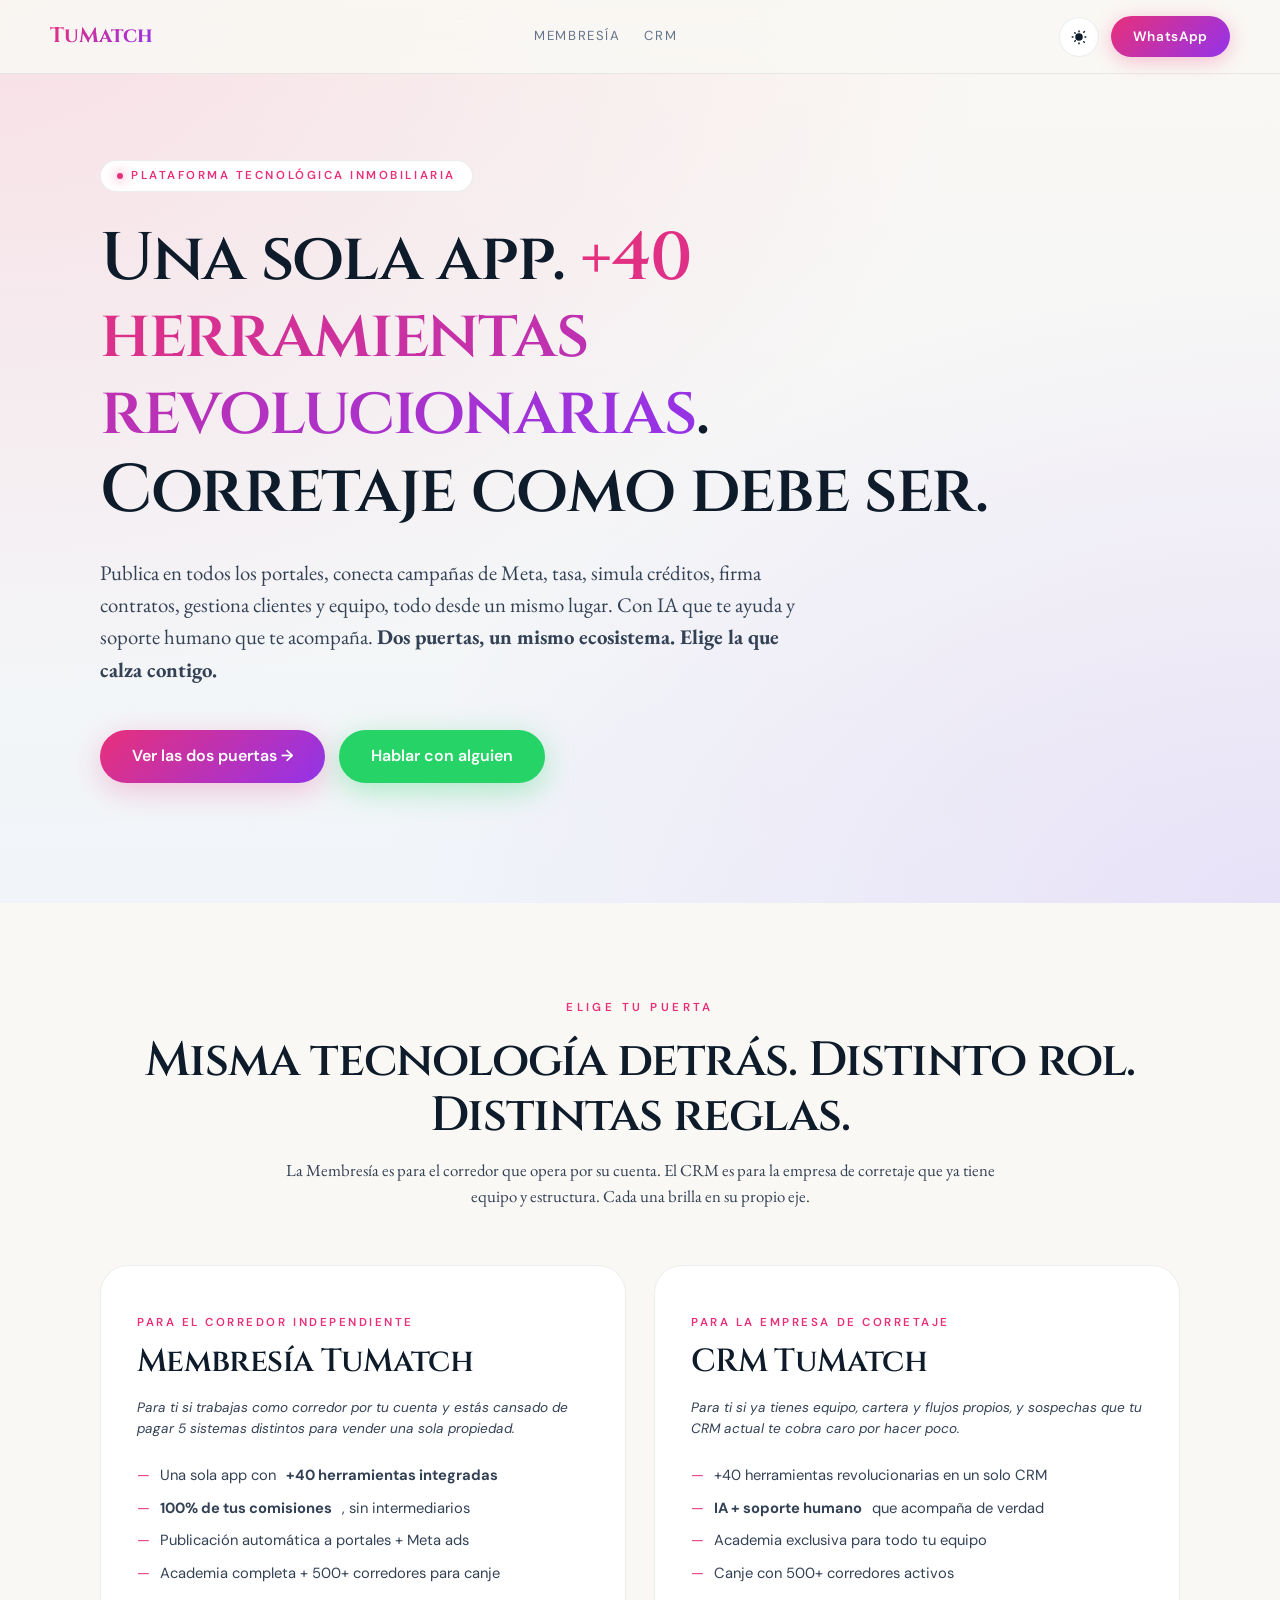
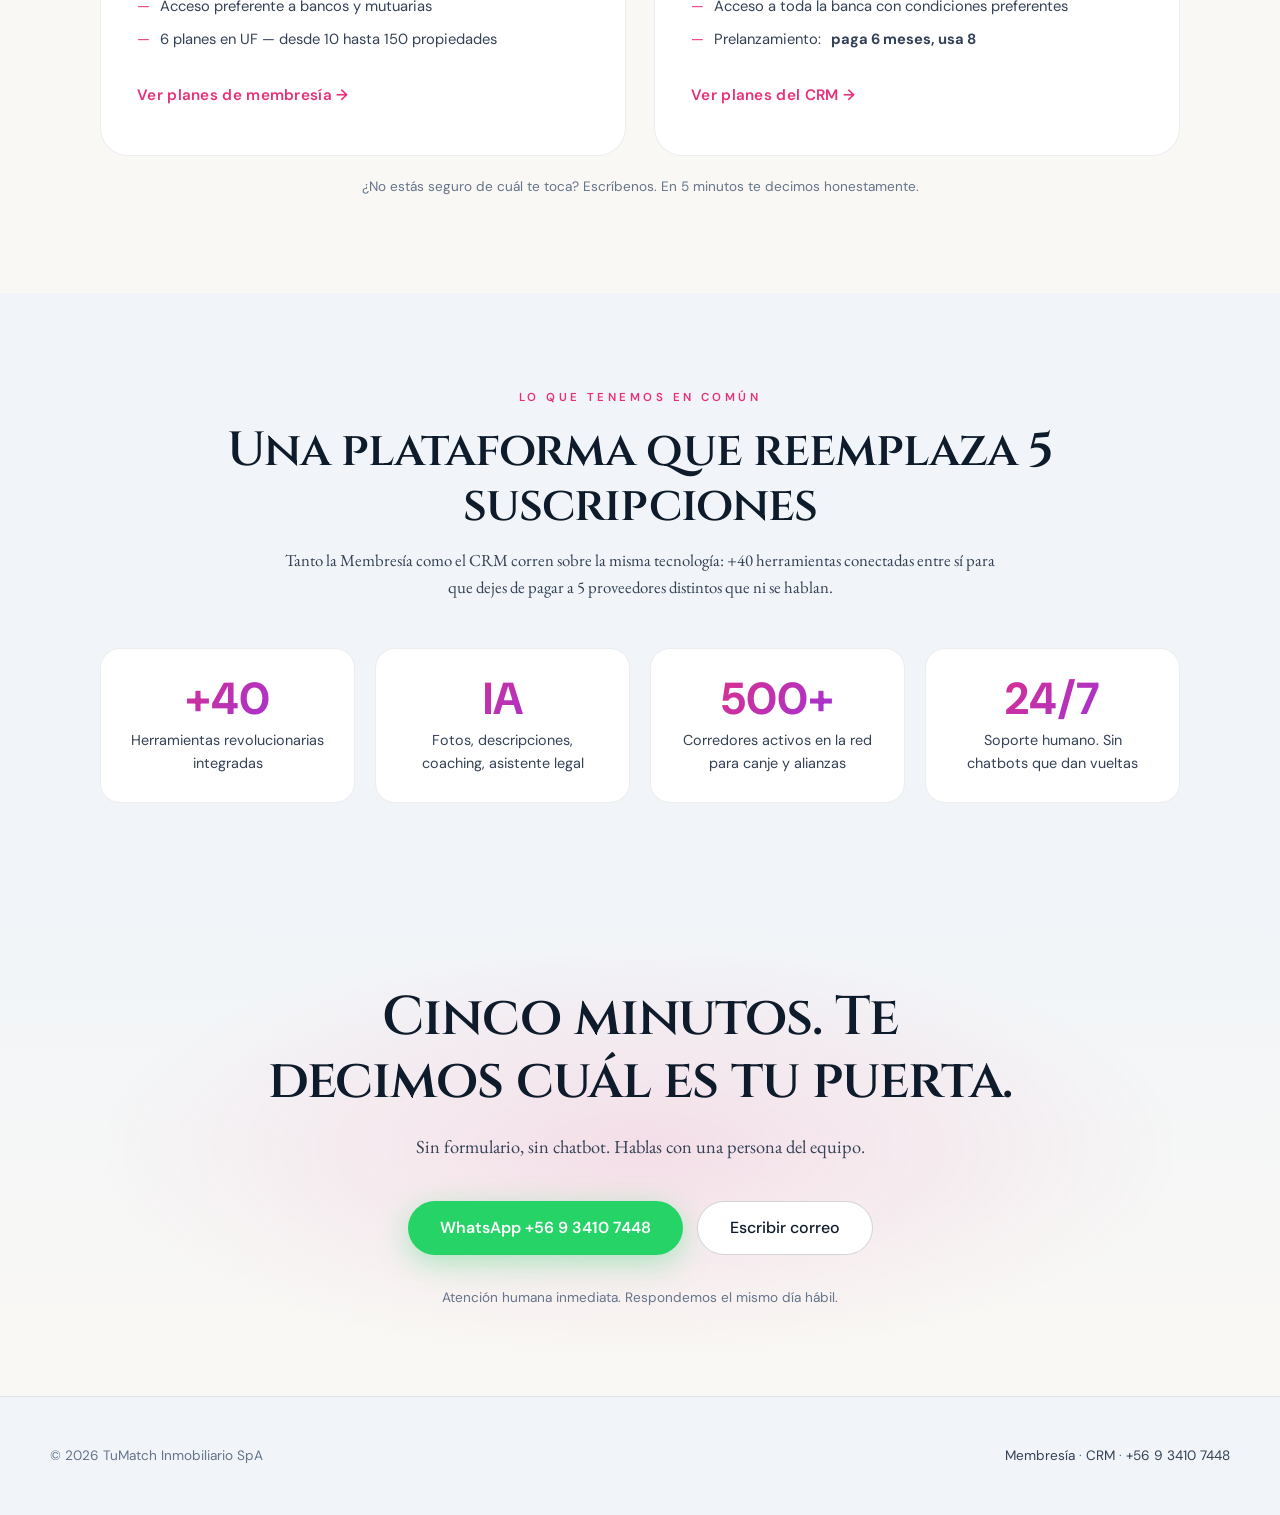
<file: index.html>
<!DOCTYPE html>
<html lang="es" data-theme="dark">
<head>
  <meta charset="UTF-8" />
  <meta name="viewport" content="width=device-width, initial-scale=1.0" />
  <meta name="theme-color" content="#0D1B2A" media="(prefers-color-scheme: dark)" />
  <meta name="theme-color" content="#FAF8F4" media="(prefers-color-scheme: light)" />
  <meta name="robots" content="index, follow, max-image-preview:large" />
  <meta name="keywords" content="TuMatch, plataforma inmobiliaria Chile, CRM corredores, membresía corredor, software corretaje, 40 herramientas inmobiliarias, IA inmobiliaria, publicación portales Chile" />

  <title>TuMatch — Una app. +40 herramientas. Corretaje como debe ser.</title>
  <meta name="description" content="Dos puertas, un ecosistema: Membresía para corredores independientes que quieren todo en una app y 100% de sus comisiones, o CRM para empresas de corretaje que quieren +40 herramientas revolucionarias en un solo lugar." />

  <link rel="canonical" href="https://tumatch-propuesta-comercial.vercel.app/" />
  <link rel="icon" type="image/svg+xml" href="/favicon.svg" />

  <meta property="og:type" content="website" />
  <meta property="og:url" content="https://tumatch-propuesta-comercial.vercel.app/" />
  <meta property="og:title" content="TuMatch — Dos puertas, un ecosistema inmobiliario" />
  <meta property="og:description" content="+40 herramientas revolucionarias en una sola aplicación. Para corredores independientes (Membresía) o para empresas de corretaje (CRM)." />
  <meta property="og:image" content="https://tumatch-propuesta-comercial.vercel.app/assets/og-hub.png" />
  <meta property="og:site_name" content="TuMatch" />
  <meta property="og:locale" content="es_CL" />
  <meta name="twitter:card" content="summary_large_image" />
  <meta name="twitter:title" content="TuMatch — Dos puertas, un ecosistema" />
  <meta name="twitter:description" content="+40 herramientas revolucionarias en una sola aplicación." />
  <meta name="twitter:image" content="https://tumatch-propuesta-comercial.vercel.app/assets/og-hub.png" />

  <link rel="preconnect" href="https://fonts.googleapis.com" />
  <link rel="preconnect" href="https://fonts.gstatic.com" crossorigin />
  <link href="https://fonts.googleapis.com/css2?family=Cinzel:wght@500;600;700&family=EB+Garamond:wght@400;500&family=DM+Sans:wght@400;500;600;700&display=swap" rel="stylesheet" />
  <link rel="stylesheet" href="/styles.css?v=4" />

  <script>
    // Theme bootstrap — evita FOUC
    (function () {
      var saved = localStorage.getItem('tm-theme');
      var prefersLight = window.matchMedia && window.matchMedia('(prefers-color-scheme: light)').matches;
      var theme = saved || (prefersLight ? 'light' : 'dark');
      document.documentElement.setAttribute('data-theme', theme);
    })();
  </script>

  <script type="application/ld+json">
  {
    "@context": "https://schema.org",
    "@type": "Organization",
    "name": "TuMatch Inmobiliario",
    "url": "https://tumatch-propuesta-comercial.vercel.app/",
    "logo": "https://tumatch-propuesta-comercial.vercel.app/assets/og-hub.png",
    "description": "Plataforma tecnológica para el mundo inmobiliario con +40 herramientas integradas. Membresía para corredores independientes y CRM para empresas de corretaje.",
    "contactPoint": {
      "@type": "ContactPoint",
      "telephone": "+56-9-3410-7448",
      "email": "patricio.rojas@tumatchinmobiliario.cl",
      "contactType": "Sales",
      "areaServed": "CL",
      "availableLanguage": ["es"]
    }
  }
  </script>
</head>
<body>
  <a href="#main" class="skip-link">Saltar al contenido</a>

  <nav class="nav" aria-label="Navegación principal">
    <div class="nav-inner">
      <a href="/" class="brand" aria-current="page">TuMatch</a>
      <div class="nav-links">
        <a href="/membresia">Membresía</a>
        <a href="/crm">CRM</a>
      </div>
      <div class="nav-actions">
        <button type="button" class="theme-toggle" data-theme-toggle aria-label="Cambiar tema claro u oscuro">
          <svg class="theme-icon theme-icon-dark" viewBox="0 0 24 24" width="18" height="18" aria-hidden="true" focusable="false"><path fill="currentColor" d="M12 3a9 9 0 1 0 9 9c0-.46-.04-.92-.1-1.36a5.4 5.4 0 0 1-4.5 2.36a5.5 5.5 0 0 1-5.5-5.5c0-1.75.82-3.3 2.09-4.3C12.92 3.04 12.46 3 12 3z"/></svg>
          <svg class="theme-icon theme-icon-light" viewBox="0 0 24 24" width="18" height="18" aria-hidden="true" focusable="false"><path fill="currentColor" d="M12 7a5 5 0 1 0 0 10a5 5 0 0 0 0-10zm0-4a1 1 0 0 1 1 1v1a1 1 0 1 1-2 0V4a1 1 0 0 1 1-1zm0 16a1 1 0 0 1 1 1v1a1 1 0 1 1-2 0v-1a1 1 0 0 1 1-1zM4 11a1 1 0 0 1 0 2H3a1 1 0 1 1 0-2h1zm17 0a1 1 0 1 1 0 2h-1a1 1 0 1 1 0-2h1zM5.64 5.64a1 1 0 0 1 1.41 0l.71.7a1 1 0 0 1-1.41 1.42l-.71-.71a1 1 0 0 1 0-1.41zm12.02 12.02a1 1 0 0 1 1.41 0l.71.71a1 1 0 0 1-1.41 1.41l-.71-.7a1 1 0 0 1 0-1.42zM5.64 18.36a1 1 0 0 1 0-1.42l.71-.7a1 1 0 1 1 1.41 1.41l-.71.71a1 1 0 0 1-1.41 0zm12.02-12.02a1 1 0 0 1 0-1.41l.71-.71a1 1 0 1 1 1.41 1.41l-.71.71a1 1 0 0 1-1.41 0z"/></svg>
        </button>
        <a class="nav-cta" href="https://wa.me/56934107448?text=Hola%2C%20me%20interesa%20TuMatch" target="_blank" rel="noopener noreferrer">WhatsApp</a>
      </div>
    </div>
  </nav>

  <main id="main">
    <!-- HERO -->
    <section class="hero">
      <div class="section-narrow">
        <div class="hero-badge"><span class="dot" aria-hidden="true"></span>Plataforma tecnológica inmobiliaria</div>
        <h1>Una sola app. <span class="grad">+40 herramientas revolucionarias</span>. Corretaje como debe ser.</h1>
        <p class="lead">
          Publica en todos los portales, conecta campañas de Meta, tasa, simula créditos, firma contratos,
          gestiona clientes y equipo, todo desde un mismo lugar. Con IA que te ayuda y soporte humano que
          te acompaña. <strong>Dos puertas, un mismo ecosistema. Elige la que calza contigo.</strong>
        </p>
        <div class="hero-ctas">
          <a href="#elige" class="btn-primary">Ver las dos puertas →</a>
          <a href="https://wa.me/56934107448?text=Hola%2C%20quiero%20que%20me%20orienten%20sobre%20TuMatch" target="_blank" rel="noopener noreferrer" class="btn-whatsapp">Hablar con alguien</a>
        </div>
      </div>
    </section>

    <!-- ELIGE -->
    <section class="section" id="elige">
      <div class="section-narrow">
        <div class="center">
          <div class="section-eyebrow">Elige tu puerta</div>
          <h2 class="section-title">Misma tecnología detrás. Distinto rol. Distintas reglas.</h2>
          <p class="section-lead">
            La Membresía es para el corredor que opera por su cuenta. El CRM es para la empresa de
            corretaje que ya tiene equipo y estructura. Cada una brilla en su propio eje.
          </p>
        </div>

        <div class="choice-grid">
          <!-- MEMBRESIA -->
          <a href="/membresia" class="choice" aria-label="Ir a propuesta de Membresía TuMatch">
            <div class="choice-tag">Para el corredor independiente</div>
            <h3>Membresía TuMatch</h3>
            <p class="choice-for">Para ti si trabajas como corredor por tu cuenta y estás cansado de pagar 5 sistemas distintos para vender una sola propiedad.</p>
            <ul class="choice-bullets">
              <li>Una sola app con <strong>+40 herramientas integradas</strong></li>
              <li><strong>100% de tus comisiones</strong>, sin intermediarios</li>
              <li>Publicación automática a portales + Meta ads</li>
              <li>Academia completa + 500+ corredores para canje</li>
              <li>Acceso preferente a bancos y mutuarias</li>
              <li>6 planes en UF — desde 10 hasta 150 propiedades</li>
            </ul>
            <div class="choice-arrow">Ver planes de membresía →</div>
          </a>

          <!-- CRM -->
          <a href="/crm" class="choice" aria-label="Ir a propuesta de CRM TuMatch">
            <div class="choice-tag">Para la empresa de corretaje</div>
            <h3>CRM TuMatch</h3>
            <p class="choice-for">Para ti si ya tienes equipo, cartera y flujos propios, y sospechas que tu CRM actual te cobra caro por hacer poco.</p>
            <ul class="choice-bullets">
              <li>+40 herramientas revolucionarias en un solo CRM</li>
              <li><strong>IA + soporte humano</strong> que acompaña de verdad</li>
              <li>Academia exclusiva para todo tu equipo</li>
              <li>Canje con 500+ corredores activos</li>
              <li>Acceso a toda la banca con condiciones preferentes</li>
              <li>Prelanzamiento: <strong>paga 6 meses, usa 8</strong></li>
            </ul>
            <div class="choice-arrow">Ver planes del CRM →</div>
          </a>
        </div>

        <p class="note">¿No estás seguro de cuál te toca? Escríbenos. En 5 minutos te decimos honestamente.</p>
      </div>
    </section>

    <!-- PROPUESTA UNIFICADA -->
    <section class="section section--alt">
      <div class="section-narrow center">
        <div class="section-eyebrow">Lo que tenemos en común</div>
        <h2 class="section-title">Una plataforma que reemplaza 5 suscripciones</h2>
        <p class="section-lead">
          Tanto la Membresía como el CRM corren sobre la misma tecnología: +40 herramientas conectadas
          entre sí para que dejes de pagar a 5 proveedores distintos que ni se hablan.
        </p>
        <div class="stats-grid">
          <div class="stat"><div class="big">+40</div><div class="lbl">Herramientas revolucionarias integradas</div></div>
          <div class="stat"><div class="big">IA</div><div class="lbl">Fotos, descripciones, coaching, asistente legal</div></div>
          <div class="stat"><div class="big">500+</div><div class="lbl">Corredores activos en la red para canje y alianzas</div></div>
          <div class="stat"><div class="big">24/7</div><div class="lbl">Soporte humano. Sin chatbots que dan vueltas</div></div>
        </div>
      </div>
    </section>

    <!-- CTA -->
    <section class="cta-block">
      <h2>Cinco minutos. Te decimos cuál es tu puerta.</h2>
      <p>Sin formulario, sin chatbot. Hablas con una persona del equipo.</p>
      <div class="buttons">
        <a href="https://wa.me/56934107448?text=Hola%2C%20quiero%20saber%20cu%C3%A1l%20opci%C3%B3n%20de%20TuMatch%20me%20conviene" target="_blank" rel="noopener noreferrer" class="btn-whatsapp">WhatsApp +56 9 3410 7448</a>
        <a href="mailto:patricio.rojas@tumatchinmobiliario.cl?subject=Orientaci%C3%B3n%20TuMatch" class="btn-ghost">Escribir correo</a>
      </div>
      <small>Atención humana inmediata. Respondemos el mismo día hábil.</small>
    </section>
  </main>

  <footer class="footer">
    <div class="footer-inner">
      <div>© 2026 TuMatch Inmobiliario SpA</div>
      <div>
        <a href="/membresia">Membresía</a> · <a href="/crm">CRM</a> ·
        <a href="https://wa.me/56934107448" target="_blank" rel="noopener noreferrer">+56 9 3410 7448</a>
      </div>
    </div>
  </footer>

  <script src="/app.js?v=4"></script>
</body>
</html>
</file>
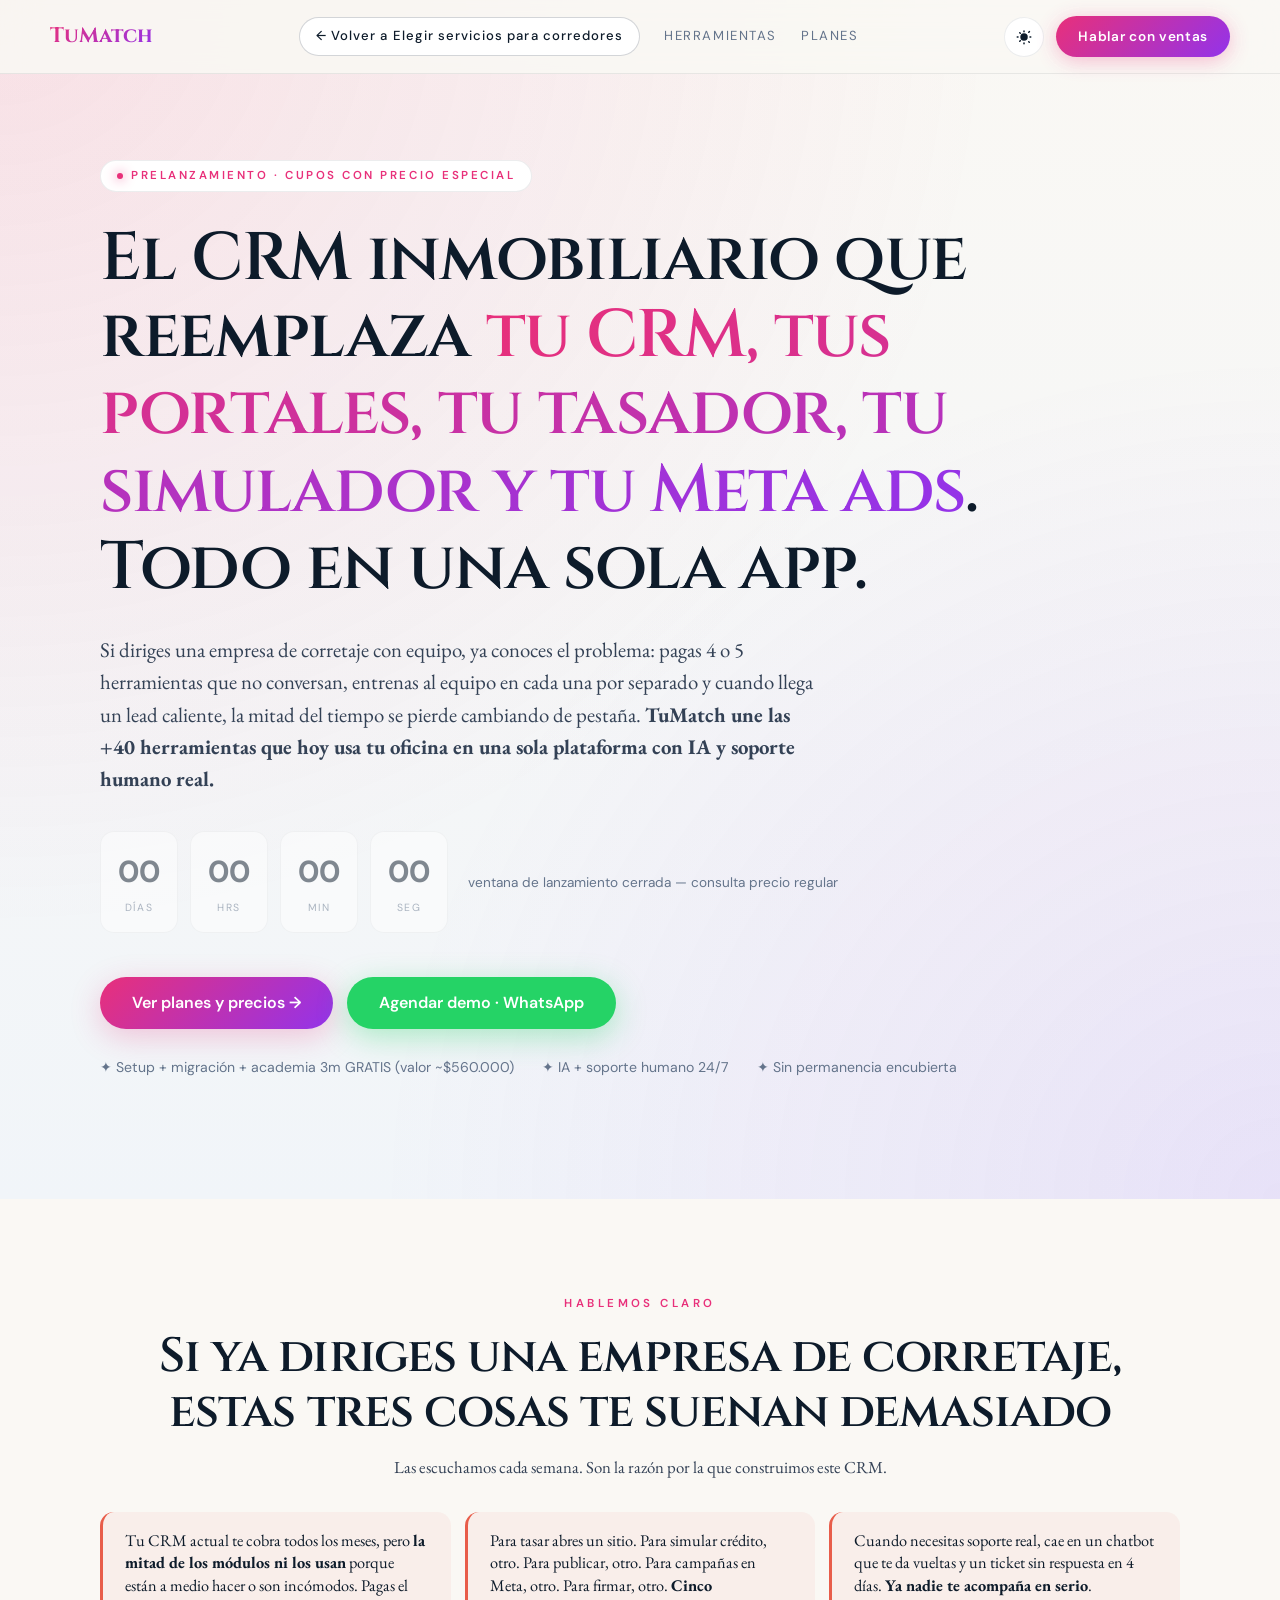
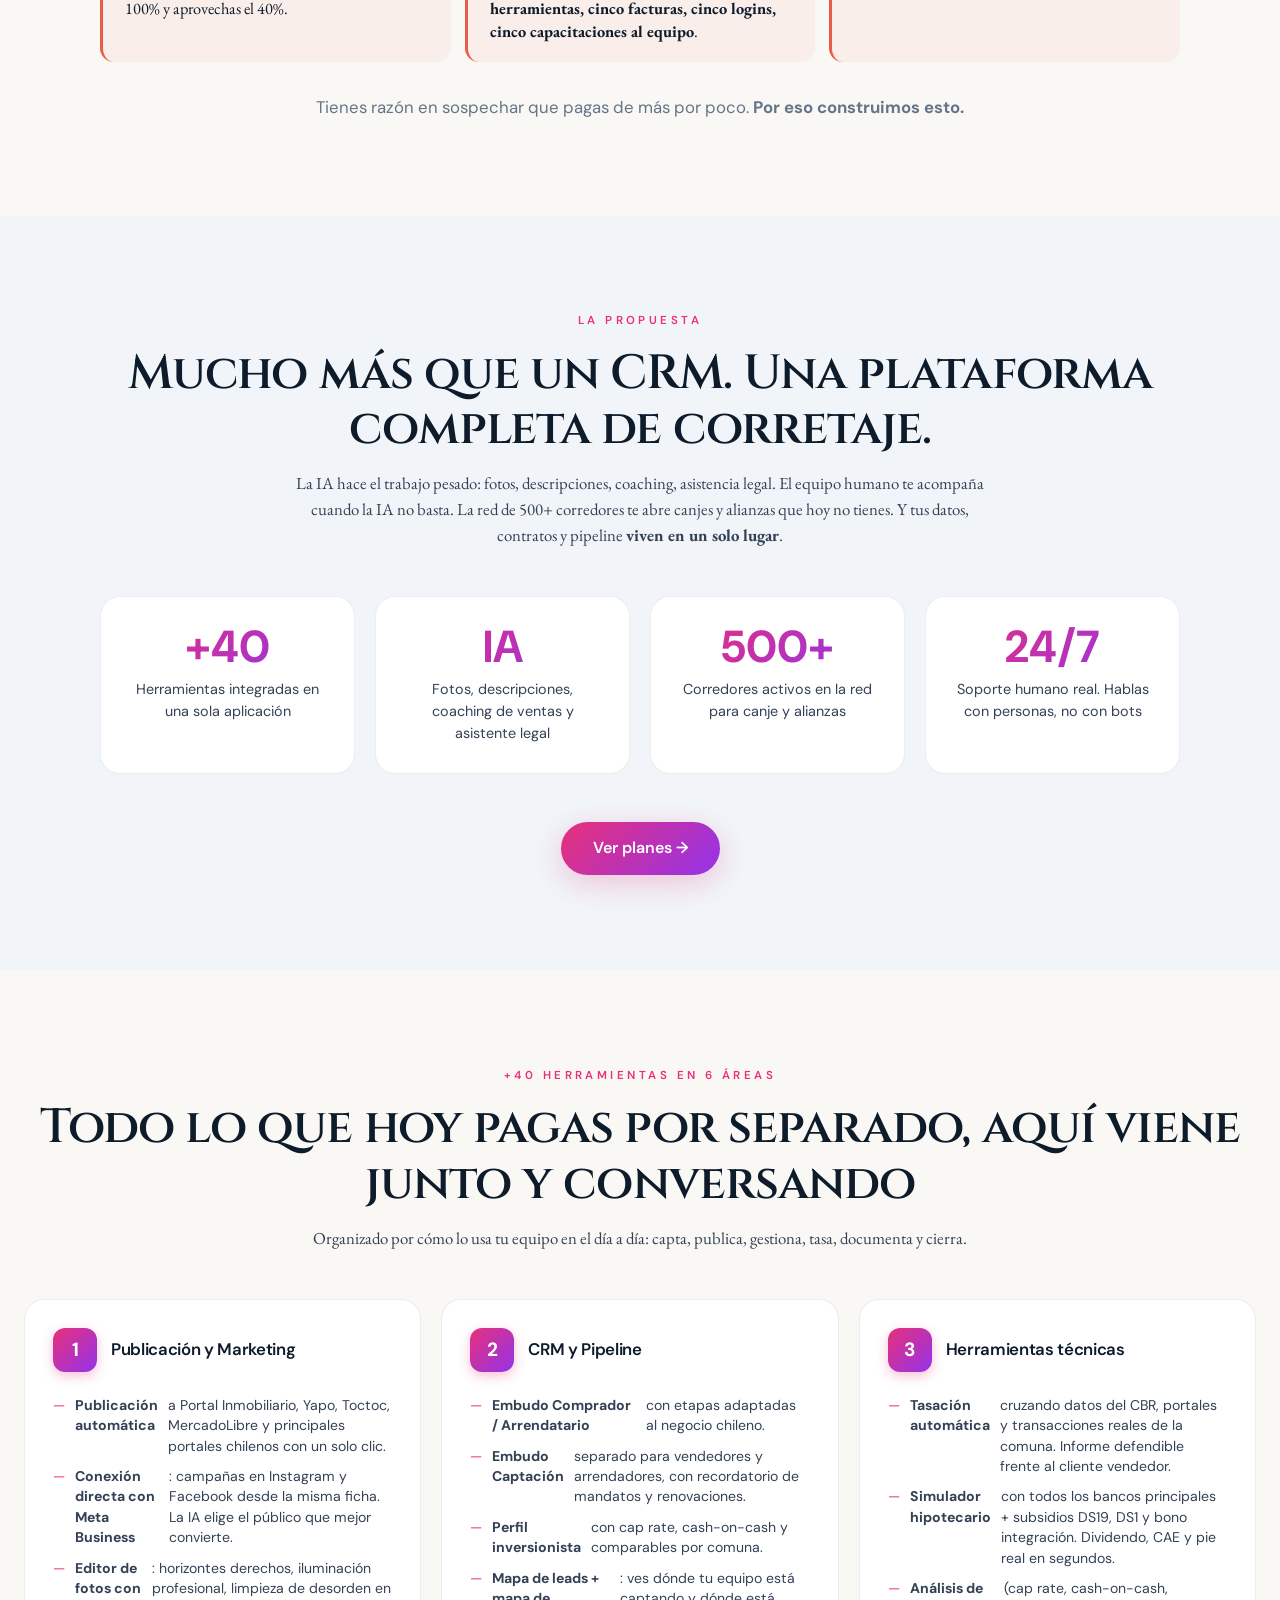
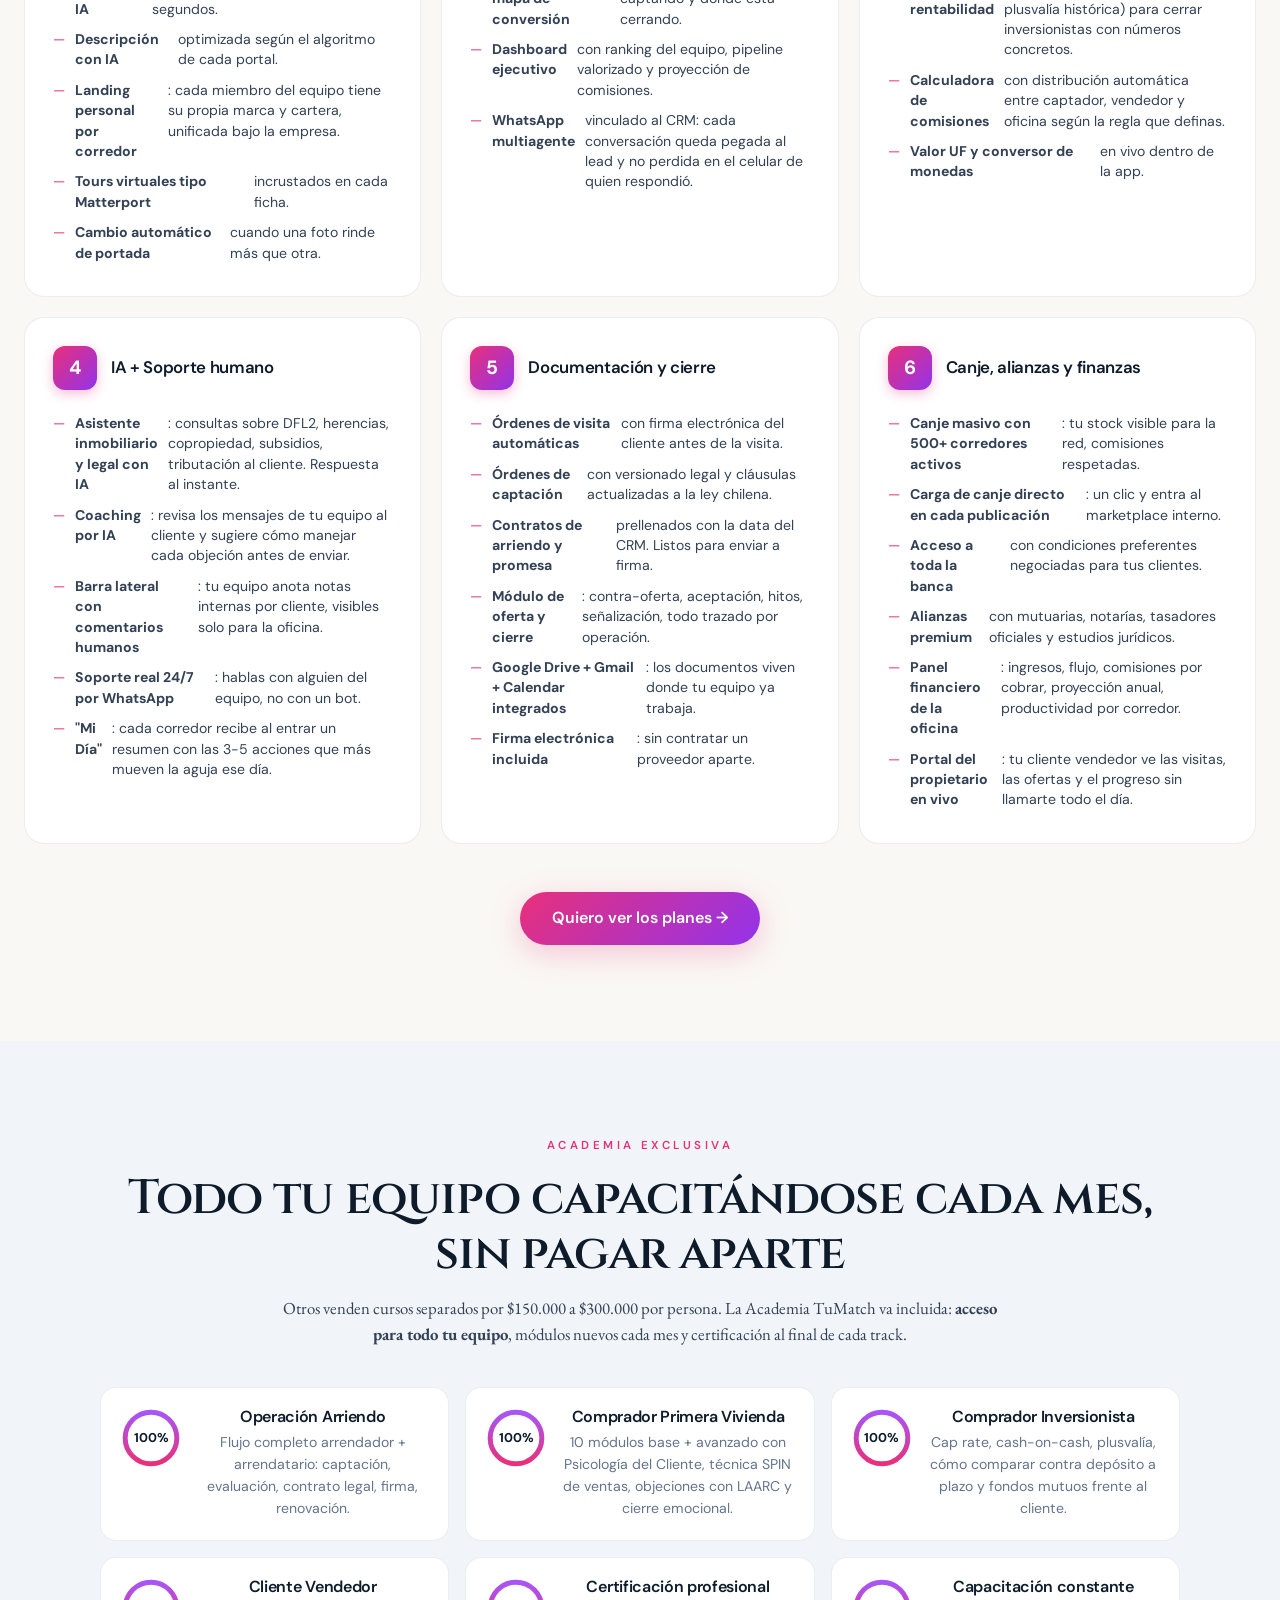
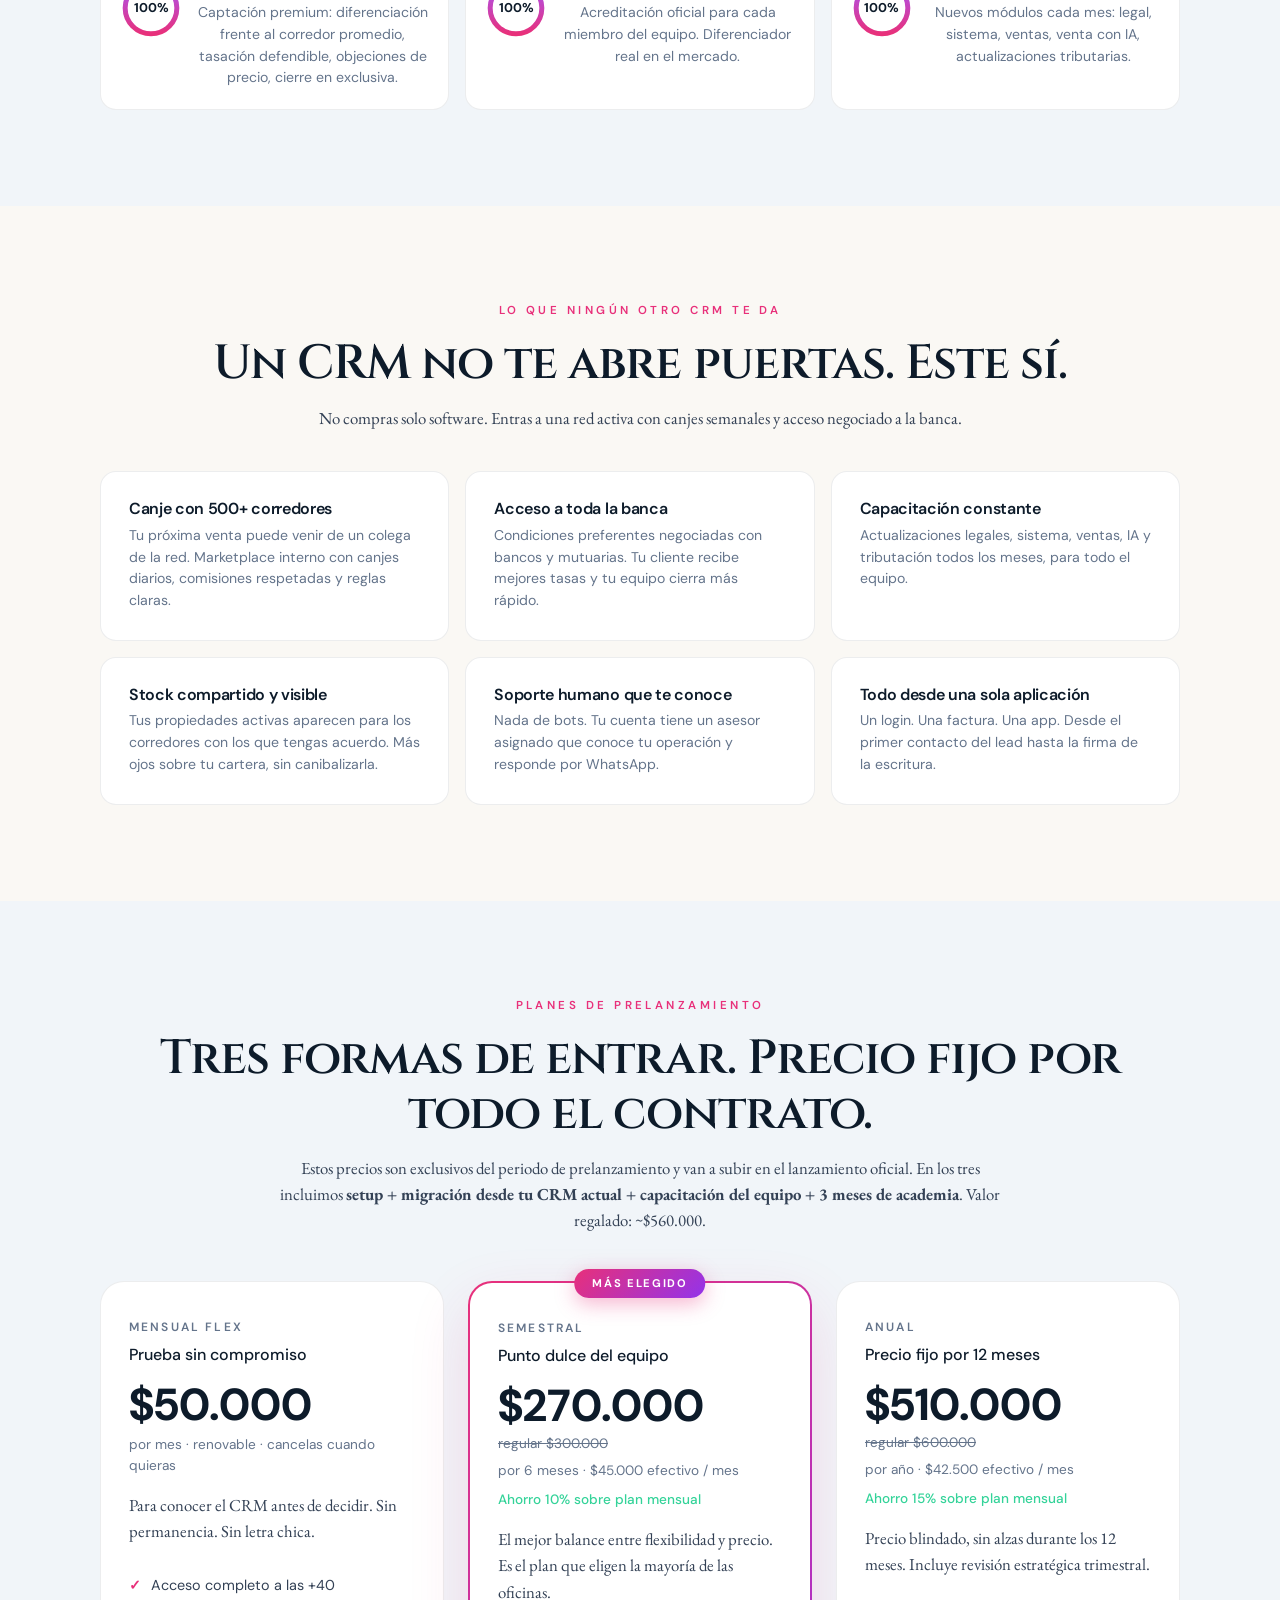
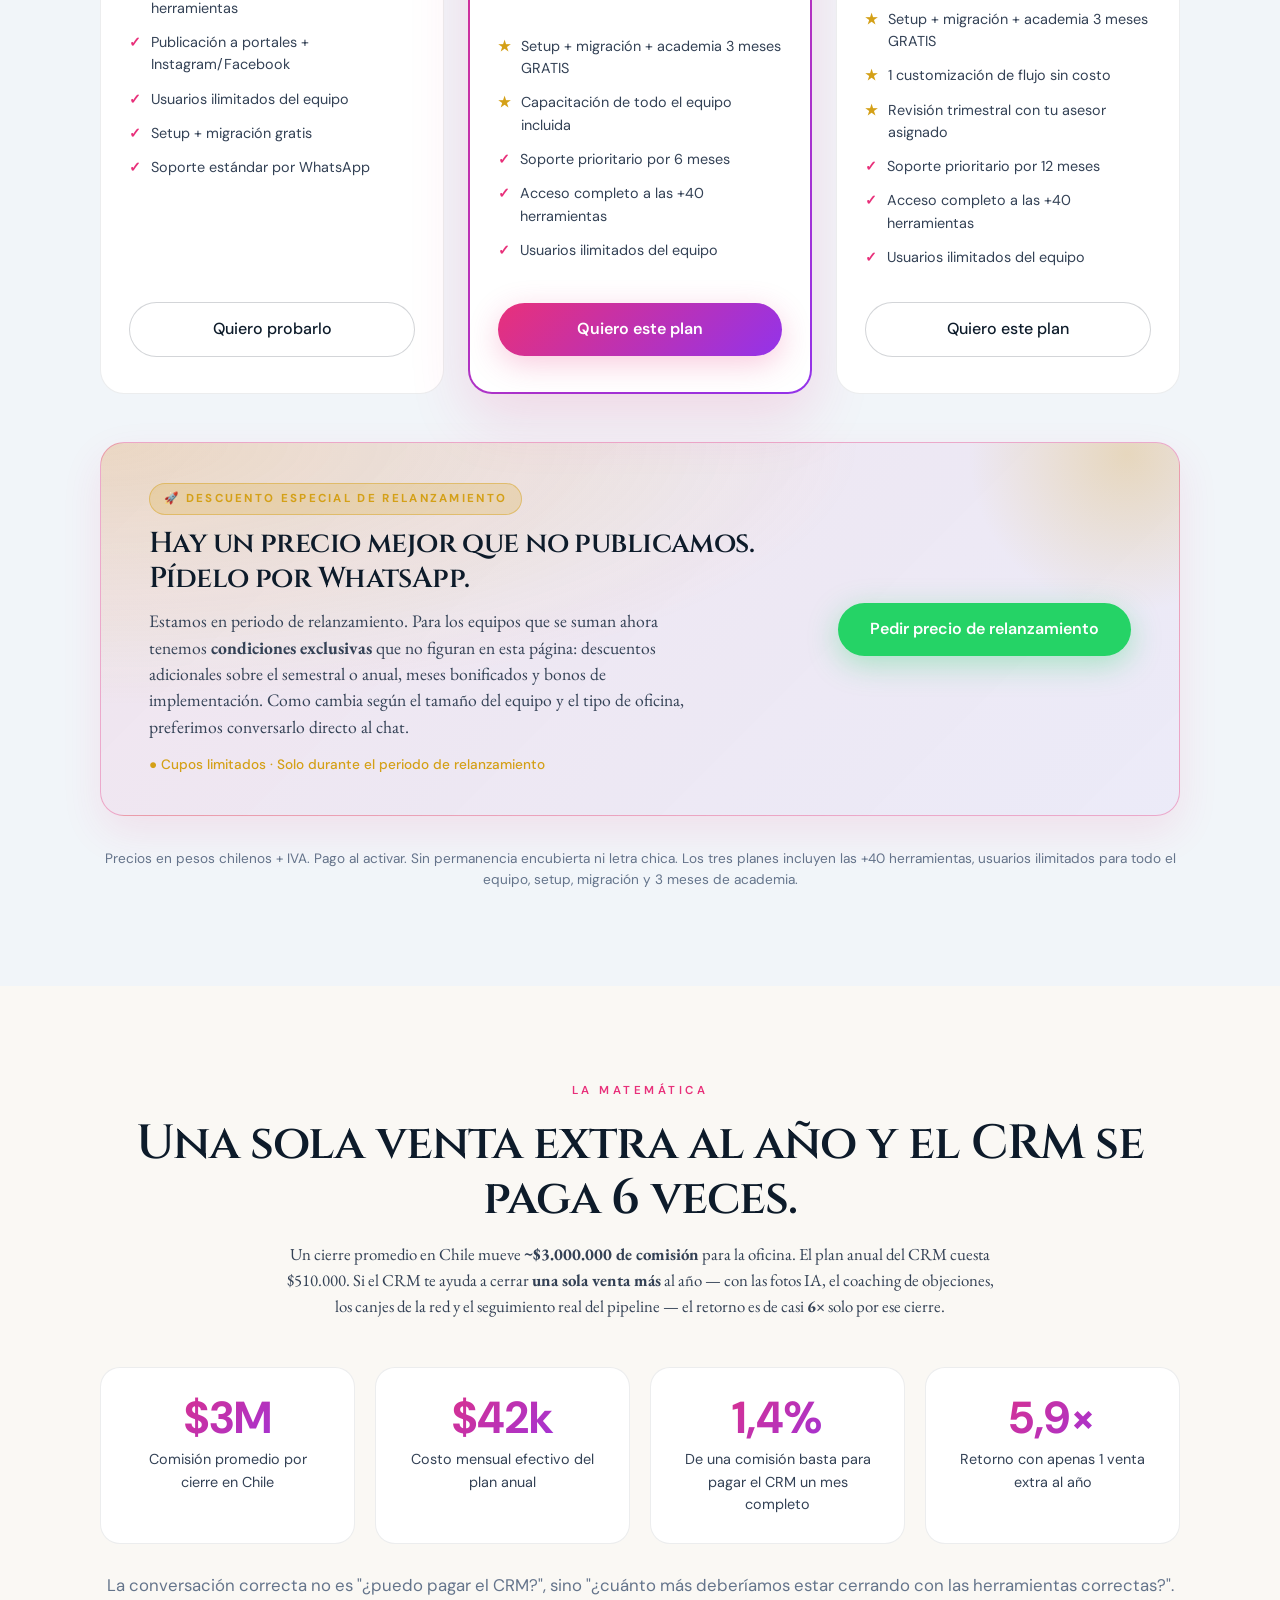
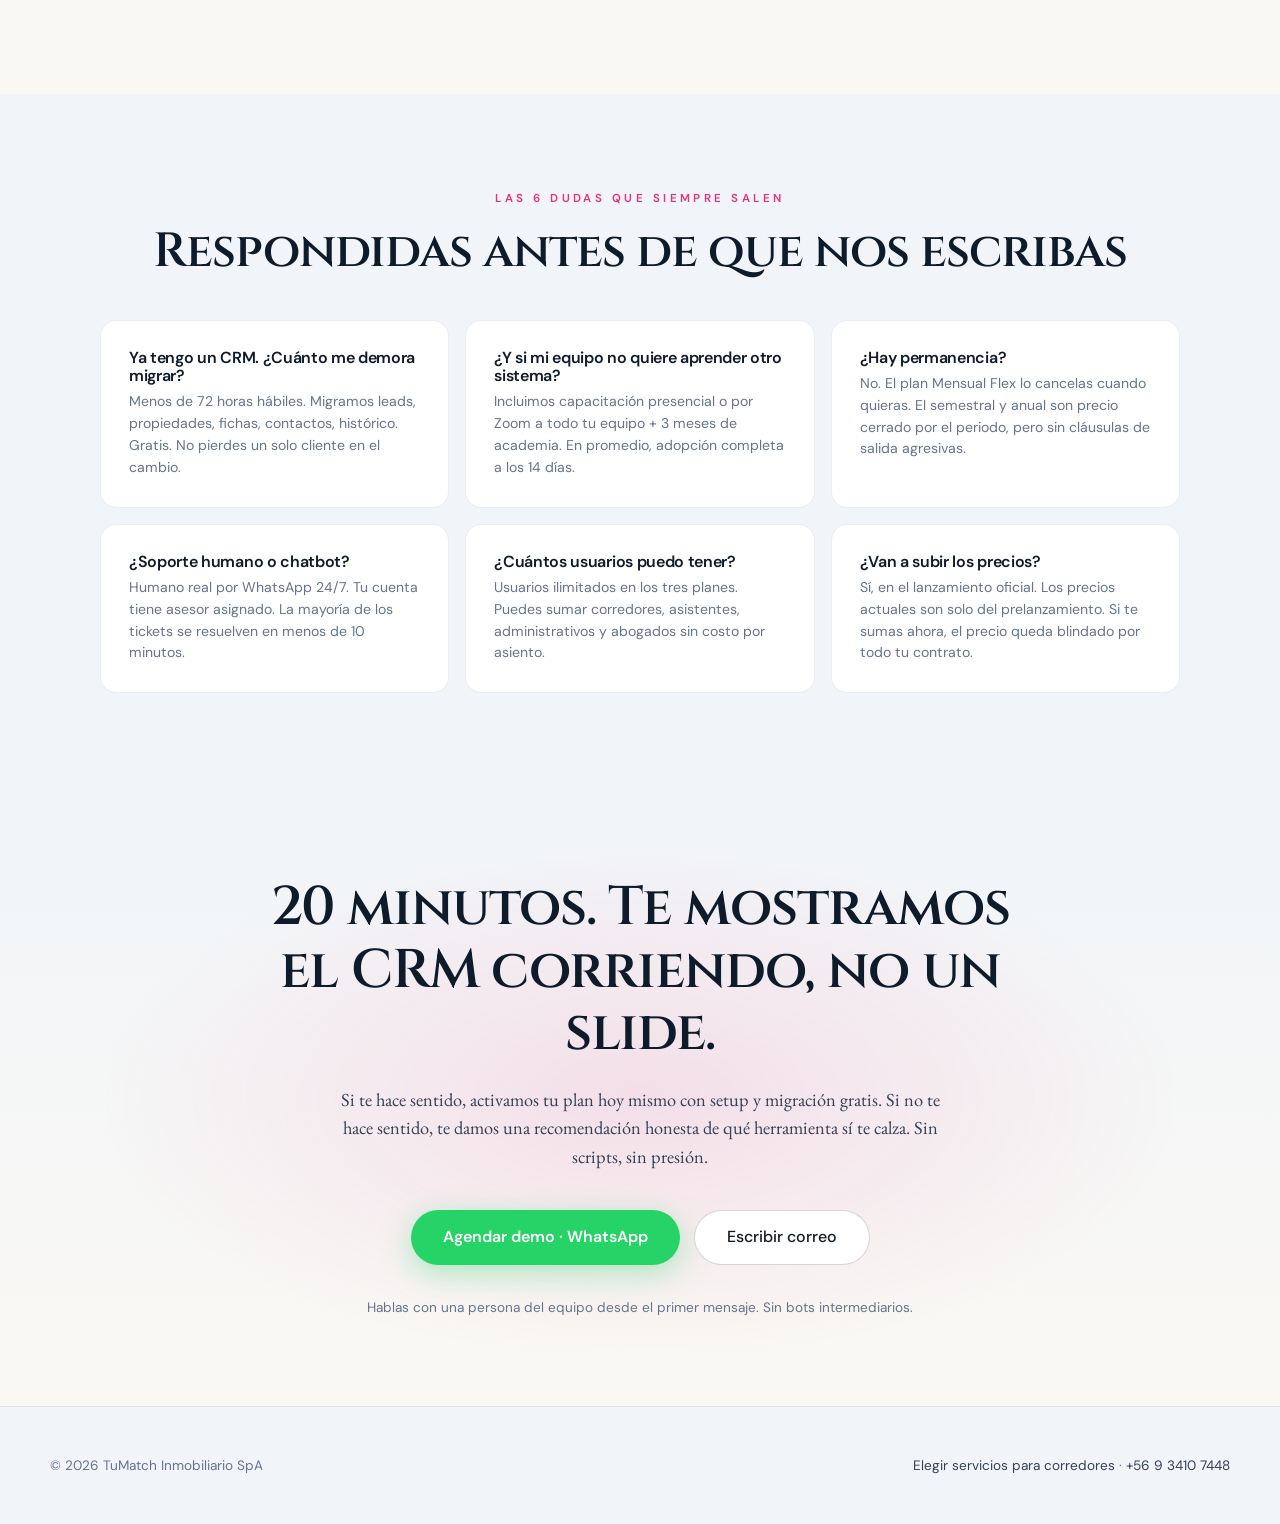
<file: crm/index.html>
<!DOCTYPE html>
<html lang="es" data-theme="dark">
<head>
  <meta charset="UTF-8" />
  <meta name="viewport" content="width=device-width, initial-scale=1.0" />
  <meta name="theme-color" content="#0D1B2A" media="(prefers-color-scheme: dark)" />
  <meta name="theme-color" content="#FAF8F4" media="(prefers-color-scheme: light)" />
  <meta name="robots" content="index, follow, max-image-preview:large" />
  <meta name="author" content="TuMatch Inmobiliario" />
  <meta name="keywords" content="CRM inmobiliario, CRM corredores, software corretaje Chile, CRM propiedades, CRM empresa inmobiliaria, herramientas corretaje, publicación portales, tasación online, simulador hipotecario, IA inmobiliaria, Meta ads inmobiliario, CRM con IA, gestor corretaje Chile" />

  <title>CRM TuMatch — +40 herramientas con IA para empresas de corretaje</title>
  <meta name="description" content="El CRM inmobiliario con más herramientas del mercado. Publicación a portales, tasación, simulador hipotecario, Meta ads, IA, documentos y canje entre corredores. Todo en una sola aplicación. Precios de prelanzamiento — pregunta por el descuento especial." />

  <link rel="canonical" href="https://tumatch-propuesta-comercial.vercel.app/crm" />
  <link rel="icon" type="image/svg+xml" href="/favicon.svg" />

  <meta property="og:type" content="product" />
  <meta property="og:url" content="https://tumatch-propuesta-comercial.vercel.app/crm" />
  <meta property="og:title" content="CRM TuMatch — +40 herramientas con IA en un solo lugar" />
  <meta property="og:description" content="Publicación automática a portales, Meta ads, tasación, simulador hipotecario, documentos, canje. Todo con IA y soporte humano. Prelanzamiento con descuento especial." />
  <meta property="og:image" content="https://tumatch-propuesta-comercial.vercel.app/assets/og-crm.png" />
  <meta property="og:image:width" content="1200" />
  <meta property="og:image:height" content="630" />
  <meta property="og:site_name" content="TuMatch" />
  <meta property="og:locale" content="es_CL" />
  <meta name="twitter:card" content="summary_large_image" />
  <meta name="twitter:title" content="CRM TuMatch — +40 herramientas con IA" />
  <meta name="twitter:description" content="Todo el corretaje moderno en una sola app. IA + soporte humano. Prelanzamiento abierto." />
  <meta name="twitter:image" content="https://tumatch-propuesta-comercial.vercel.app/assets/og-crm.png" />

  <link rel="preconnect" href="https://fonts.googleapis.com" />
  <link rel="preconnect" href="https://fonts.gstatic.com" crossorigin />
  <link href="https://fonts.googleapis.com/css2?family=Cinzel:wght@500;600;700&family=EB+Garamond:wght@400;500&family=DM+Sans:wght@400;500;600;700&display=swap" rel="stylesheet" />
  <link rel="stylesheet" href="/styles.css?v=4" />

  <script>
    // Theme bootstrap — evita FOUC
    (function () {
      var saved = localStorage.getItem('tm-theme');
      var prefersLight = window.matchMedia && window.matchMedia('(prefers-color-scheme: light)').matches;
      var theme = saved || (prefersLight ? 'light' : 'dark');
      document.documentElement.setAttribute('data-theme', theme);
    })();
  </script>

  <script type="application/ld+json">
  {
    "@context": "https://schema.org",
    "@type": "Product",
    "name": "CRM TuMatch",
    "description": "Plataforma CRM inmobiliaria todo-en-uno con +40 herramientas integradas, IA y soporte humano. Publicación a portales, Meta ads, tasación, simulador hipotecario, documentos, canje entre corredores, academia y alianzas con banca.",
    "brand": { "@type": "Brand", "name": "TuMatch" },
    "image": "https://tumatch-propuesta-comercial.vercel.app/assets/og-crm.png",
    "offers": {
      "@type": "AggregateOffer",
      "lowPrice": "50000",
      "highPrice": "510000",
      "priceCurrency": "CLP",
      "offerCount": "3",
      "availability": "https://schema.org/InStock",
      "url": "https://tumatch-propuesta-comercial.vercel.app/crm#planes"
    }
  }
  </script>
  <script type="application/ld+json">
  {
    "@context": "https://schema.org",
    "@type": "FAQPage",
    "mainEntity": [
      {
        "@type": "Question",
        "name": "¿Qué incluye el CRM TuMatch?",
        "acceptedAnswer": {
          "@type": "Answer",
          "text": "Más de 40 herramientas integradas: publicación automática a portales, Meta ads, tasación, simulador hipotecario, análisis de rentabilidad, CRM de clientes, documentos con firma, IA para fotos y descripciones, canje con 500+ corredores, academia y alianzas con la banca."
        }
      },
      {
        "@type": "Question",
        "name": "¿Hay costo de instalación o migración?",
        "acceptedAnswer": {
          "@type": "Answer",
          "text": "No. Durante el periodo de prelanzamiento, el setup, la migración desde tu CRM actual y la capacitación de tu equipo son gratuitos."
        }
      },
      {
        "@type": "Question",
        "name": "¿Hay descuentos especiales de prelanzamiento?",
        "acceptedAnswer": {
          "@type": "Answer",
          "text": "Sí. Tenemos un precio de relanzamiento exclusivo para los clientes que se suman durante el periodo. Las condiciones varían por caso y se comparten directo por WhatsApp."
        }
      }
    ]
  }
  </script>
</head>
<body>
  <a href="#main" class="skip-link">Saltar al contenido</a>

  <nav class="nav" aria-label="Navegación principal">
    <div class="nav-inner">
      <a href="/" class="brand">TuMatch</a>
      <div class="nav-links">
        <a href="/#elige" class="nav-back">← Volver a Elegir servicios para corredores</a>
        <a href="#herramientas">Herramientas</a>
        <a href="#planes">Planes</a>
      </div>
      <div class="nav-actions">
        <button type="button" class="theme-toggle" data-theme-toggle aria-label="Cambiar tema claro u oscuro">
          <svg class="theme-icon theme-icon-dark" viewBox="0 0 24 24" width="18" height="18" aria-hidden="true" focusable="false"><path fill="currentColor" d="M12 3a9 9 0 1 0 9 9c0-.46-.04-.92-.1-1.36a5.4 5.4 0 0 1-4.5 2.36a5.5 5.5 0 0 1-5.5-5.5c0-1.75.82-3.3 2.09-4.3C12.92 3.04 12.46 3 12 3z"/></svg>
          <svg class="theme-icon theme-icon-light" viewBox="0 0 24 24" width="18" height="18" aria-hidden="true" focusable="false"><path fill="currentColor" d="M12 7a5 5 0 1 0 0 10a5 5 0 0 0 0-10zm0-4a1 1 0 0 1 1 1v1a1 1 0 1 1-2 0V4a1 1 0 0 1 1-1zm0 16a1 1 0 0 1 1 1v1a1 1 0 1 1-2 0v-1a1 1 0 0 1 1-1zM4 11a1 1 0 0 1 0 2H3a1 1 0 1 1 0-2h1zm17 0a1 1 0 1 1 0 2h-1a1 1 0 1 1 0-2h1zM5.64 5.64a1 1 0 0 1 1.41 0l.71.7a1 1 0 0 1-1.41 1.42l-.71-.71a1 1 0 0 1 0-1.41zm12.02 12.02a1 1 0 0 1 1.41 0l.71.71a1 1 0 0 1-1.41 1.41l-.71-.7a1 1 0 0 1 0-1.42zM5.64 18.36a1 1 0 0 1 0-1.42l.71-.7a1 1 0 1 1 1.41 1.41l-.71.71a1 1 0 0 1-1.41 0zm12.02-12.02a1 1 0 0 1 0-1.41l.71-.71a1 1 0 1 1 1.41 1.41l-.71.71a1 1 0 0 1-1.41 0z"/></svg>
        </button>
        <a class="nav-cta" href="https://wa.me/56934107448?text=Hola%2C%20me%20interesa%20el%20CRM%20TuMatch" target="_blank" rel="noopener noreferrer">Hablar con ventas</a>
      </div>
    </div>
  </nav>

  <main id="main">
    <!-- HERO -->
    <section class="hero">
      <div class="section-narrow">
        <div class="hero-badge"><span class="dot" aria-hidden="true"></span>Prelanzamiento · Cupos con precio especial</div>
        <h1>El CRM inmobiliario que reemplaza <span class="grad">tu CRM, tus portales, tu tasador, tu simulador y tu Meta ads</span>. Todo en una sola app.</h1>
        <p class="lead">
          Si diriges una empresa de corretaje con equipo, ya conoces el problema: pagas 4 o 5
          herramientas que no conversan, entrenas al equipo en cada una por separado y cuando llega un
          lead caliente, la mitad del tiempo se pierde cambiando de pestaña.
          <strong>TuMatch une las +40 herramientas que hoy usa tu oficina en una sola plataforma con IA
          y soporte humano real.</strong>
        </p>

        <div id="countdown" class="countdown" aria-live="polite">
          <div class="countdown-box"><div class="num" data-d>00</div><div class="lbl">días</div></div>
          <div class="countdown-box"><div class="num" data-h>00</div><div class="lbl">hrs</div></div>
          <div class="countdown-box"><div class="num" data-m>00</div><div class="lbl">min</div></div>
          <div class="countdown-box"><div class="num" data-s>00</div><div class="lbl">seg</div></div>
          <span class="countdown-caption" data-cd-caption>para el cierre de precios de prelanzamiento</span>
        </div>

        <div class="hero-ctas">
          <a href="#planes" class="btn-primary">Ver planes y precios →</a>
          <a href="https://wa.me/56934107448?text=Hola%2C%20quiero%20agendar%20una%20demo%20del%20CRM%20TuMatch" target="_blank" rel="noopener noreferrer" class="btn-whatsapp">Agendar demo · WhatsApp</a>
        </div>

        <div class="hero-trust">
          <span>✦ Setup + migración + academia 3m GRATIS (valor ~$560.000)</span>
          <span>✦ IA + soporte humano 24/7</span>
          <span>✦ Sin permanencia encubierta</span>
        </div>
      </div>
    </section>

    <!-- INSIGHT / PAIN -->
    <section class="section">
      <div class="section-narrow">
        <div class="center">
          <div class="section-eyebrow">Hablemos claro</div>
          <h2 class="section-title">Si ya diriges una empresa de corretaje, estas tres cosas te suenan demasiado</h2>
          <p class="section-lead">Las escuchamos cada semana. Son la razón por la que construimos este CRM.</p>
        </div>
        <ul class="pain-list">
          <li>Tu CRM actual te cobra todos los meses, pero <strong>la mitad de los módulos ni los usan</strong> porque están a medio hacer o son incómodos. Pagas el 100% y aprovechas el 40%.</li>
          <li>Para tasar abres un sitio. Para simular crédito, otro. Para publicar, otro. Para campañas en Meta, otro. Para firmar, otro. <strong>Cinco herramientas, cinco facturas, cinco logins, cinco capacitaciones al equipo</strong>.</li>
          <li>Cuando necesitas soporte real, cae en un chatbot que te da vueltas y un ticket sin respuesta en 4 días. <strong>Ya nadie te acompaña en serio</strong>.</li>
        </ul>
        <p class="note" style="margin-top: 32px; font-size: 1.05rem; text-align: center;">
          Tienes razón en sospechar que pagas de más por poco. <strong>Por eso construimos esto.</strong>
        </p>
      </div>
    </section>

    <!-- PROPUESTA STATS -->
    <section class="section section--alt">
      <div class="section-narrow center">
        <div class="section-eyebrow">La propuesta</div>
        <h2 class="section-title">Mucho más que un CRM. Una plataforma completa de corretaje.</h2>
        <p class="section-lead">
          La IA hace el trabajo pesado: fotos, descripciones, coaching, asistencia legal. El equipo
          humano te acompaña cuando la IA no basta. La red de 500+ corredores te abre canjes y alianzas
          que hoy no tienes. Y tus datos, contratos y pipeline <strong>viven en un solo lugar</strong>.
        </p>
        <div class="stats-grid">
          <div class="stat"><div class="big">+40</div><div class="lbl">Herramientas integradas en una sola aplicación</div></div>
          <div class="stat"><div class="big">IA</div><div class="lbl">Fotos, descripciones, coaching de ventas y asistente legal</div></div>
          <div class="stat"><div class="big">500+</div><div class="lbl">Corredores activos en la red para canje y alianzas</div></div>
          <div class="stat"><div class="big">24/7</div><div class="lbl">Soporte humano real. Hablas con personas, no con bots</div></div>
        </div>
        <div class="section-cta-mid">
          <a href="#planes" class="btn-primary">Ver planes →</a>
        </div>
      </div>
    </section>

    <!-- HERRAMIENTAS -->
    <section class="section" id="herramientas">
      <div class="section-wide">
        <div class="center">
          <div class="section-eyebrow">+40 herramientas en 6 áreas</div>
          <h2 class="section-title">Todo lo que hoy pagas por separado, aquí viene junto y conversando</h2>
          <p class="section-lead">Organizado por cómo lo usa tu equipo en el día a día: capta, publica, gestiona, tasa, documenta y cierra.</p>
        </div>

        <div class="tool-cats">
          <div class="tool-cat">
            <div class="tool-cat-head">
              <div class="tool-cat-icon" aria-hidden="true">1</div>
              <h3>Publicación y Marketing</h3>
            </div>
            <ul>
              <li><strong>Publicación automática</strong> a Portal Inmobiliario, Yapo, Toctoc, MercadoLibre y principales portales chilenos con un solo clic.</li>
              <li><strong>Conexión directa con Meta Business</strong>: campañas en Instagram y Facebook desde la misma ficha. La IA elige el público que mejor convierte.</li>
              <li><strong>Editor de fotos con IA</strong>: horizontes derechos, iluminación profesional, limpieza de desorden en segundos.</li>
              <li><strong>Descripción con IA</strong> optimizada según el algoritmo de cada portal.</li>
              <li><strong>Landing personal por corredor</strong>: cada miembro del equipo tiene su propia marca y cartera, unificada bajo la empresa.</li>
              <li><strong>Tours virtuales tipo Matterport</strong> incrustados en cada ficha.</li>
              <li><strong>Cambio automático de portada</strong> cuando una foto rinde más que otra.</li>
            </ul>
          </div>

          <div class="tool-cat">
            <div class="tool-cat-head">
              <div class="tool-cat-icon" aria-hidden="true">2</div>
              <h3>CRM y Pipeline</h3>
            </div>
            <ul>
              <li><strong>Embudo Comprador / Arrendatario</strong> con etapas adaptadas al negocio chileno.</li>
              <li><strong>Embudo Captación</strong> separado para vendedores y arrendadores, con recordatorio de mandatos y renovaciones.</li>
              <li><strong>Perfil inversionista</strong> con cap rate, cash-on-cash y comparables por comuna.</li>
              <li><strong>Mapa de leads + mapa de conversión</strong>: ves dónde tu equipo está captando y dónde está cerrando.</li>
              <li><strong>Dashboard ejecutivo</strong> con ranking del equipo, pipeline valorizado y proyección de comisiones.</li>
              <li><strong>WhatsApp multiagente</strong> vinculado al CRM: cada conversación queda pegada al lead y no perdida en el celular de quien respondió.</li>
            </ul>
          </div>

          <div class="tool-cat">
            <div class="tool-cat-head">
              <div class="tool-cat-icon" aria-hidden="true">3</div>
              <h3>Herramientas técnicas</h3>
            </div>
            <ul>
              <li><strong>Tasación automática</strong> cruzando datos del CBR, portales y transacciones reales de la comuna. Informe defendible frente al cliente vendedor.</li>
              <li><strong>Simulador hipotecario</strong> con todos los bancos principales + subsidios DS19, DS1 y bono integración. Dividendo, CAE y pie real en segundos.</li>
              <li><strong>Análisis de rentabilidad</strong> (cap rate, cash-on-cash, plusvalía histórica) para cerrar inversionistas con números concretos.</li>
              <li><strong>Calculadora de comisiones</strong> con distribución automática entre captador, vendedor y oficina según la regla que definas.</li>
              <li><strong>Valor UF y conversor de monedas</strong> en vivo dentro de la app.</li>
            </ul>
          </div>

          <div class="tool-cat">
            <div class="tool-cat-head">
              <div class="tool-cat-icon" aria-hidden="true">4</div>
              <h3>IA + Soporte humano</h3>
            </div>
            <ul>
              <li><strong>Asistente inmobiliario y legal con IA</strong>: consultas sobre DFL2, herencias, copropiedad, subsidios, tributación al cliente. Respuesta al instante.</li>
              <li><strong>Coaching por IA</strong>: revisa los mensajes de tu equipo al cliente y sugiere cómo manejar cada objeción antes de enviar.</li>
              <li><strong>Barra lateral con comentarios humanos</strong>: tu equipo anota notas internas por cliente, visibles solo para la oficina.</li>
              <li><strong>Soporte real 24/7 por WhatsApp</strong>: hablas con alguien del equipo, no con un bot.</li>
              <li><strong>"Mi Día"</strong>: cada corredor recibe al entrar un resumen con las 3-5 acciones que más mueven la aguja ese día.</li>
            </ul>
          </div>

          <div class="tool-cat">
            <div class="tool-cat-head">
              <div class="tool-cat-icon" aria-hidden="true">5</div>
              <h3>Documentación y cierre</h3>
            </div>
            <ul>
              <li><strong>Órdenes de visita automáticas</strong> con firma electrónica del cliente antes de la visita.</li>
              <li><strong>Órdenes de captación</strong> con versionado legal y cláusulas actualizadas a la ley chilena.</li>
              <li><strong>Contratos de arriendo y promesa</strong> prellenados con la data del CRM. Listos para enviar a firma.</li>
              <li><strong>Módulo de oferta y cierre</strong>: contra-oferta, aceptación, hitos, señalización, todo trazado por operación.</li>
              <li><strong>Google Drive + Gmail + Calendar integrados</strong>: los documentos viven donde tu equipo ya trabaja.</li>
              <li><strong>Firma electrónica incluida</strong>: sin contratar un proveedor aparte.</li>
            </ul>
          </div>

          <div class="tool-cat">
            <div class="tool-cat-head">
              <div class="tool-cat-icon" aria-hidden="true">6</div>
              <h3>Canje, alianzas y finanzas</h3>
            </div>
            <ul>
              <li><strong>Canje masivo con 500+ corredores activos</strong>: tu stock visible para la red, comisiones respetadas.</li>
              <li><strong>Carga de canje directo en cada publicación</strong>: un clic y entra al marketplace interno.</li>
              <li><strong>Acceso a toda la banca</strong> con condiciones preferentes negociadas para tus clientes.</li>
              <li><strong>Alianzas premium</strong> con mutuarias, notarías, tasadores oficiales y estudios jurídicos.</li>
              <li><strong>Panel financiero de la oficina</strong>: ingresos, flujo, comisiones por cobrar, proyección anual, productividad por corredor.</li>
              <li><strong>Portal del propietario en vivo</strong>: tu cliente vendedor ve las visitas, las ofertas y el progreso sin llamarte todo el día.</li>
            </ul>
          </div>
        </div>

        <div class="section-cta-mid">
          <a href="#planes" class="btn-primary">Quiero ver los planes →</a>
        </div>
      </div>
    </section>

    <!-- ACADEMIA -->
    <section class="section section--alt">
      <div class="section-narrow center">
        <div class="section-eyebrow">Academia exclusiva</div>
        <h2 class="section-title">Todo tu equipo capacitándose cada mes, sin pagar aparte</h2>
        <p class="section-lead">
          Otros venden cursos separados por $150.000 a $300.000 por persona. La Academia TuMatch va
          incluida: <strong>acceso para todo tu equipo</strong>, módulos nuevos cada mes y certificación
          al final de cada track.
        </p>

        <div class="features-grid" style="margin-top: 40px;">
          <div class="feature"><div class="ring" data-ring="100"></div><div class="feature-body"><h3>Operación Arriendo</h3><p>Flujo completo arrendador + arrendatario: captación, evaluación, contrato legal, firma, renovación.</p></div></div>
          <div class="feature"><div class="ring" data-ring="100"></div><div class="feature-body"><h3>Comprador Primera Vivienda</h3><p>10 módulos base + avanzado con Psicología del Cliente, técnica SPIN de ventas, objeciones con LAARC y cierre emocional.</p></div></div>
          <div class="feature"><div class="ring" data-ring="100"></div><div class="feature-body"><h3>Comprador Inversionista</h3><p>Cap rate, cash-on-cash, plusvalía, cómo comparar contra depósito a plazo y fondos mutuos frente al cliente.</p></div></div>
          <div class="feature"><div class="ring" data-ring="100"></div><div class="feature-body"><h3>Cliente Vendedor</h3><p>Captación premium: diferenciación frente al corredor promedio, tasación defendible, objeciones de precio, cierre en exclusiva.</p></div></div>
          <div class="feature"><div class="ring" data-ring="100"></div><div class="feature-body"><h3>Certificación profesional</h3><p>Acreditación oficial para cada miembro del equipo. Diferenciador real en el mercado.</p></div></div>
          <div class="feature"><div class="ring" data-ring="100"></div><div class="feature-body"><h3>Capacitación constante</h3><p>Nuevos módulos cada mes: legal, sistema, ventas, venta con IA, actualizaciones tributarias.</p></div></div>
        </div>
      </div>
    </section>

    <!-- RED Y ALIANZAS -->
    <section class="section">
      <div class="section-narrow">
        <div class="center">
          <div class="section-eyebrow">Lo que ningún otro CRM te da</div>
          <h2 class="section-title">Un CRM no te abre puertas. Este sí.</h2>
          <p class="section-lead">No compras solo software. Entras a una red activa con canjes semanales y acceso negociado a la banca.</p>
        </div>

        <div class="features-grid" style="margin-top: 40px;">
          <div class="feature feature--lg"><div class="feature-body"><h3>Canje con 500+ corredores</h3><p>Tu próxima venta puede venir de un colega de la red. Marketplace interno con canjes diarios, comisiones respetadas y reglas claras.</p></div></div>
          <div class="feature feature--lg"><div class="feature-body"><h3>Acceso a toda la banca</h3><p>Condiciones preferentes negociadas con bancos y mutuarias. Tu cliente recibe mejores tasas y tu equipo cierra más rápido.</p></div></div>
          <div class="feature feature--lg"><div class="feature-body"><h3>Capacitación constante</h3><p>Actualizaciones legales, sistema, ventas, IA y tributación todos los meses, para todo el equipo.</p></div></div>
          <div class="feature feature--lg"><div class="feature-body"><h3>Stock compartido y visible</h3><p>Tus propiedades activas aparecen para los corredores con los que tengas acuerdo. Más ojos sobre tu cartera, sin canibalizarla.</p></div></div>
          <div class="feature feature--lg"><div class="feature-body"><h3>Soporte humano que te conoce</h3><p>Nada de bots. Tu cuenta tiene un asesor asignado que conoce tu operación y responde por WhatsApp.</p></div></div>
          <div class="feature feature--lg"><div class="feature-body"><h3>Todo desde una sola aplicación</h3><p>Un login. Una factura. Una app. Desde el primer contacto del lead hasta la firma de la escritura.</p></div></div>
        </div>
      </div>
    </section>

    <!-- PLANES -->
    <section class="section section--alt" id="planes">
      <div class="section-narrow">
        <div class="center">
          <div class="section-eyebrow">Planes de prelanzamiento</div>
          <h2 class="section-title">Tres formas de entrar. Precio fijo por todo el contrato.</h2>
          <p class="section-lead">
            Estos precios son exclusivos del periodo de prelanzamiento y van a subir en el lanzamiento oficial.
            En los tres incluimos <strong>setup + migración desde tu CRM actual + capacitación del equipo + 3 meses
            de academia</strong>. Valor regalado: ~$560.000.
          </p>
        </div>

        <div class="plans-grid">
          <div class="plan">
            <div class="plan-period">Mensual Flex</div>
            <div class="plan-headline">Prueba sin compromiso</div>
            <div class="plan-price">$50.000</div>
            <div class="plan-equiv">por mes · renovable · cancelas cuando quieras</div>
            <p class="plan-sub">Para conocer el CRM antes de decidir. Sin permanencia. Sin letra chica.</p>
            <ul class="plan-list">
              <li>Acceso completo a las +40 herramientas</li>
              <li>Publicación a portales + Instagram/Facebook</li>
              <li>Usuarios ilimitados del equipo</li>
              <li>Setup + migración gratis</li>
              <li>Soporte estándar por WhatsApp</li>
            </ul>
            <a href="https://wa.me/56934107448?text=Hola%2C%20quiero%20el%20plan%20Mensual%20Flex%20del%20CRM%20TuMatch" target="_blank" rel="noopener noreferrer" class="btn-ghost">Quiero probarlo</a>
          </div>

          <div class="plan best">
            <div class="plan-ribbon">Más elegido</div>
            <div class="plan-period">Semestral</div>
            <div class="plan-headline">Punto dulce del equipo</div>
            <div class="plan-price">$270.000</div>
            <div class="plan-anchor">regular $300.000</div>
            <div class="plan-equiv">por 6 meses · $45.000 efectivo / mes</div>
            <div class="plan-savings">Ahorro 10% sobre plan mensual</div>
            <p class="plan-sub">El mejor balance entre flexibilidad y precio. Es el plan que eligen la mayoría de las oficinas.</p>
            <ul class="plan-list">
              <li class="extra">Setup + migración + academia 3 meses GRATIS</li>
              <li class="extra">Capacitación de todo el equipo incluida</li>
              <li>Soporte prioritario por 6 meses</li>
              <li>Acceso completo a las +40 herramientas</li>
              <li>Usuarios ilimitados del equipo</li>
            </ul>
            <a href="https://wa.me/56934107448?text=Hola%2C%20quiero%20el%20plan%20Semestral%20del%20CRM%20TuMatch" target="_blank" rel="noopener noreferrer" class="btn-primary">Quiero este plan</a>
          </div>

          <div class="plan">
            <div class="plan-period">Anual</div>
            <div class="plan-headline">Precio fijo por 12 meses</div>
            <div class="plan-price">$510.000</div>
            <div class="plan-anchor">regular $600.000</div>
            <div class="plan-equiv">por año · $42.500 efectivo / mes</div>
            <div class="plan-savings">Ahorro 15% sobre plan mensual</div>
            <p class="plan-sub">Precio blindado, sin alzas durante los 12 meses. Incluye revisión estratégica trimestral.</p>
            <ul class="plan-list">
              <li class="extra">Setup + migración + academia 3 meses GRATIS</li>
              <li class="extra">1 customización de flujo sin costo</li>
              <li class="extra">Revisión trimestral con tu asesor asignado</li>
              <li>Soporte prioritario por 12 meses</li>
              <li>Acceso completo a las +40 herramientas</li>
              <li>Usuarios ilimitados del equipo</li>
            </ul>
            <a href="https://wa.me/56934107448?text=Hola%2C%20quiero%20el%20plan%20Anual%20del%20CRM%20TuMatch" target="_blank" rel="noopener noreferrer" class="btn-ghost">Quiero este plan</a>
          </div>
        </div>

        <!-- PRECIO DE RELANZAMIENTO -->
        <div class="relaunch-banner" id="relanzamiento">
          <div>
            <span class="relaunch-badge">🚀 Descuento especial de relanzamiento</span>
            <h3>Hay un precio mejor que no publicamos. Pídelo por WhatsApp.</h3>
            <p>
              Estamos en periodo de relanzamiento. Para los equipos que se suman ahora tenemos
              <strong>condiciones exclusivas</strong> que no figuran en esta página: descuentos adicionales
              sobre el semestral o anual, meses bonificados y bonos de implementación. Como cambia según el
              tamaño del equipo y el tipo de oficina, preferimos conversarlo directo al chat.
            </p>
            <div class="relaunch-note">● Cupos limitados · Solo durante el periodo de relanzamiento</div>
          </div>
          <a
            class="btn-whatsapp relaunch-cta"
            href="https://wa.me/56934107448?text=Hola%2C%20quiero%20saber%20el%20precio%20de%20relanzamiento%20del%20CRM%20TuMatch%20y%20las%20condiciones%20especiales%20disponibles%20ahora."
            target="_blank"
            rel="noopener noreferrer"
          >
            Pedir precio de relanzamiento
          </a>
        </div>

        <p class="note" style="margin-top: 32px;">Precios en pesos chilenos + IVA. Pago al activar. Sin permanencia encubierta ni letra chica. Los tres planes incluyen las +40 herramientas, usuarios ilimitados para todo el equipo, setup, migración y 3 meses de academia.</p>
      </div>
    </section>

    <!-- ROI -->
    <section class="section">
      <div class="section-narrow center">
        <div class="section-eyebrow">La matemática</div>
        <h2 class="section-title">Una sola venta extra al año y el CRM se paga 6 veces.</h2>
        <p class="section-lead">
          Un cierre promedio en Chile mueve <strong>~$3.000.000 de comisión</strong> para la oficina. El plan
          anual del CRM cuesta $510.000. Si el CRM te ayuda a cerrar <strong>una sola venta más</strong> al
          año — con las fotos IA, el coaching de objeciones, los canjes de la red y el seguimiento real del
          pipeline — el retorno es de casi <strong>6×</strong> solo por ese cierre.
        </p>
        <div class="stats-grid">
          <div class="stat"><div class="big">$3M</div><div class="lbl">Comisión promedio por cierre en Chile</div></div>
          <div class="stat"><div class="big">$42k</div><div class="lbl">Costo mensual efectivo del plan anual</div></div>
          <div class="stat"><div class="big">1,4%</div><div class="lbl">De una comisión basta para pagar el CRM un mes completo</div></div>
          <div class="stat"><div class="big">5,9×</div><div class="lbl">Retorno con apenas 1 venta extra al año</div></div>
        </div>
        <p class="note" style="margin-top: 28px; font-size: 1.05rem;">La conversación correcta no es "¿puedo pagar el CRM?", sino "¿cuánto más deberíamos estar cerrando con las herramientas correctas?".</p>
      </div>
    </section>

    <!-- OBJECIONES -->
    <section class="section section--alt">
      <div class="section-narrow">
        <div class="center">
          <div class="section-eyebrow">Las 6 dudas que siempre salen</div>
          <h2 class="section-title">Respondidas antes de que nos escribas</h2>
        </div>

        <div class="features-grid" style="margin-top: 40px;">
          <div class="feature" style="padding: 28px;"><div class="feature-body"><h3>Ya tengo un CRM. ¿Cuánto me demora migrar?</h3><p>Menos de 72 horas hábiles. Migramos leads, propiedades, fichas, contactos, histórico. Gratis. No pierdes un solo cliente en el cambio.</p></div></div>
          <div class="feature" style="padding: 28px;"><div class="feature-body"><h3>¿Y si mi equipo no quiere aprender otro sistema?</h3><p>Incluimos capacitación presencial o por Zoom a todo tu equipo + 3 meses de academia. En promedio, adopción completa a los 14 días.</p></div></div>
          <div class="feature" style="padding: 28px;"><div class="feature-body"><h3>¿Hay permanencia?</h3><p>No. El plan Mensual Flex lo cancelas cuando quieras. El semestral y anual son precio cerrado por el periodo, pero sin cláusulas de salida agresivas.</p></div></div>
          <div class="feature" style="padding: 28px;"><div class="feature-body"><h3>¿Soporte humano o chatbot?</h3><p>Humano real por WhatsApp 24/7. Tu cuenta tiene asesor asignado. La mayoría de los tickets se resuelven en menos de 10 minutos.</p></div></div>
          <div class="feature" style="padding: 28px;"><div class="feature-body"><h3>¿Cuántos usuarios puedo tener?</h3><p>Usuarios ilimitados en los tres planes. Puedes sumar corredores, asistentes, administrativos y abogados sin costo por asiento.</p></div></div>
          <div class="feature" style="padding: 28px;"><div class="feature-body"><h3>¿Van a subir los precios?</h3><p>Sí, en el lanzamiento oficial. Los precios actuales son solo del prelanzamiento. Si te sumas ahora, el precio queda blindado por todo tu contrato.</p></div></div>
        </div>
      </div>
    </section>

    <!-- CTA FINAL -->
    <section class="cta-block">
      <h2>20 minutos. Te mostramos el CRM corriendo, no un slide.</h2>
      <p>Si te hace sentido, activamos tu plan hoy mismo con setup y migración gratis. Si no te hace sentido, te damos una recomendación honesta de qué herramienta sí te calza. Sin scripts, sin presión.</p>
      <div class="buttons">
        <a href="https://wa.me/56934107448?text=Hola%2C%20quiero%20agendar%20una%20demo%20del%20CRM%20TuMatch%20para%20mi%20empresa%20de%20corretaje." target="_blank" rel="noopener noreferrer" class="btn-whatsapp">Agendar demo · WhatsApp</a>
        <a href="mailto:patricio.rojas@tumatchinmobiliario.cl?subject=Demo%20CRM%20TuMatch" class="btn-ghost">Escribir correo</a>
      </div>
      <small>Hablas con una persona del equipo desde el primer mensaje. Sin bots intermediarios.</small>
    </section>
  </main>

  <footer class="footer">
    <div class="footer-inner">
      <div>© 2026 TuMatch Inmobiliario SpA</div>
      <div>
        <a href="/#elige">Elegir servicios para corredores</a> ·
        <a href="https://wa.me/56934107448" target="_blank" rel="noopener noreferrer">+56 9 3410 7448</a>
      </div>
    </div>
  </footer>

  <script src="/app.js?v=4"></script>
</body>
</html>
</file>
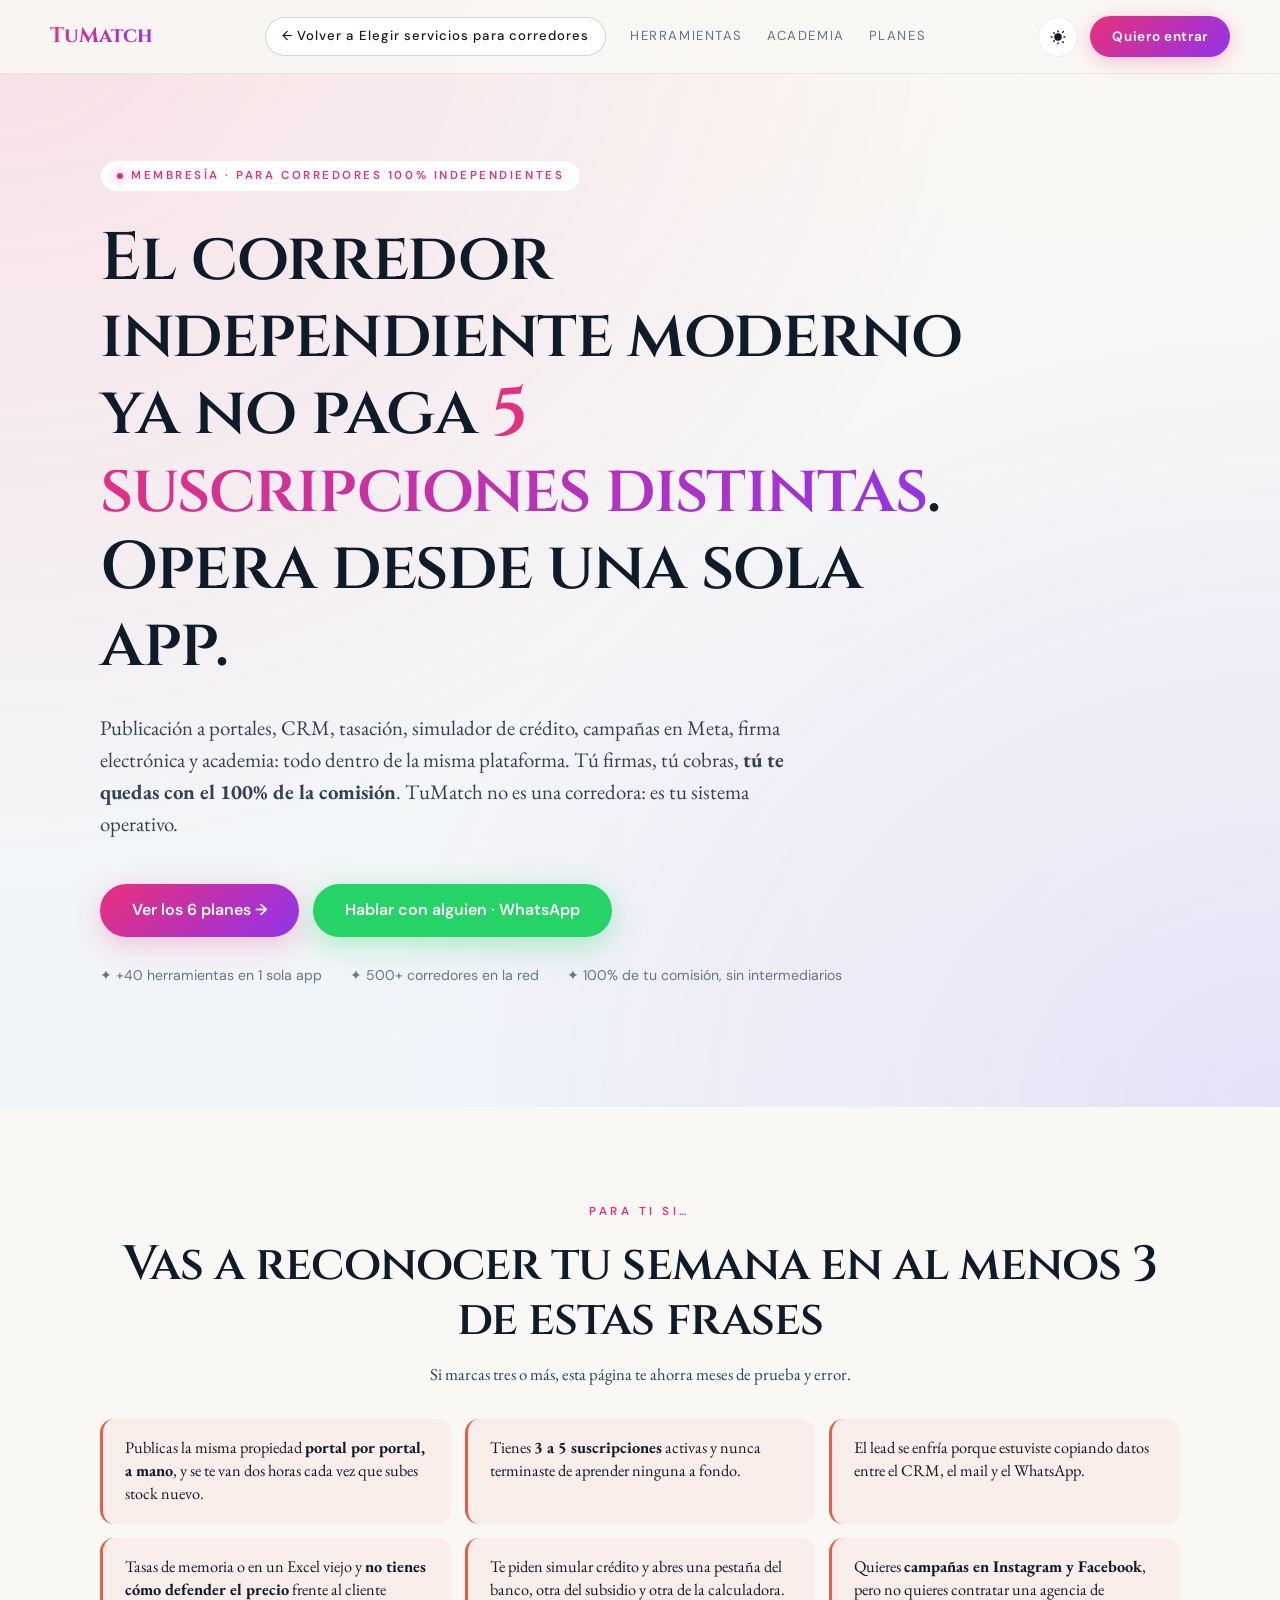
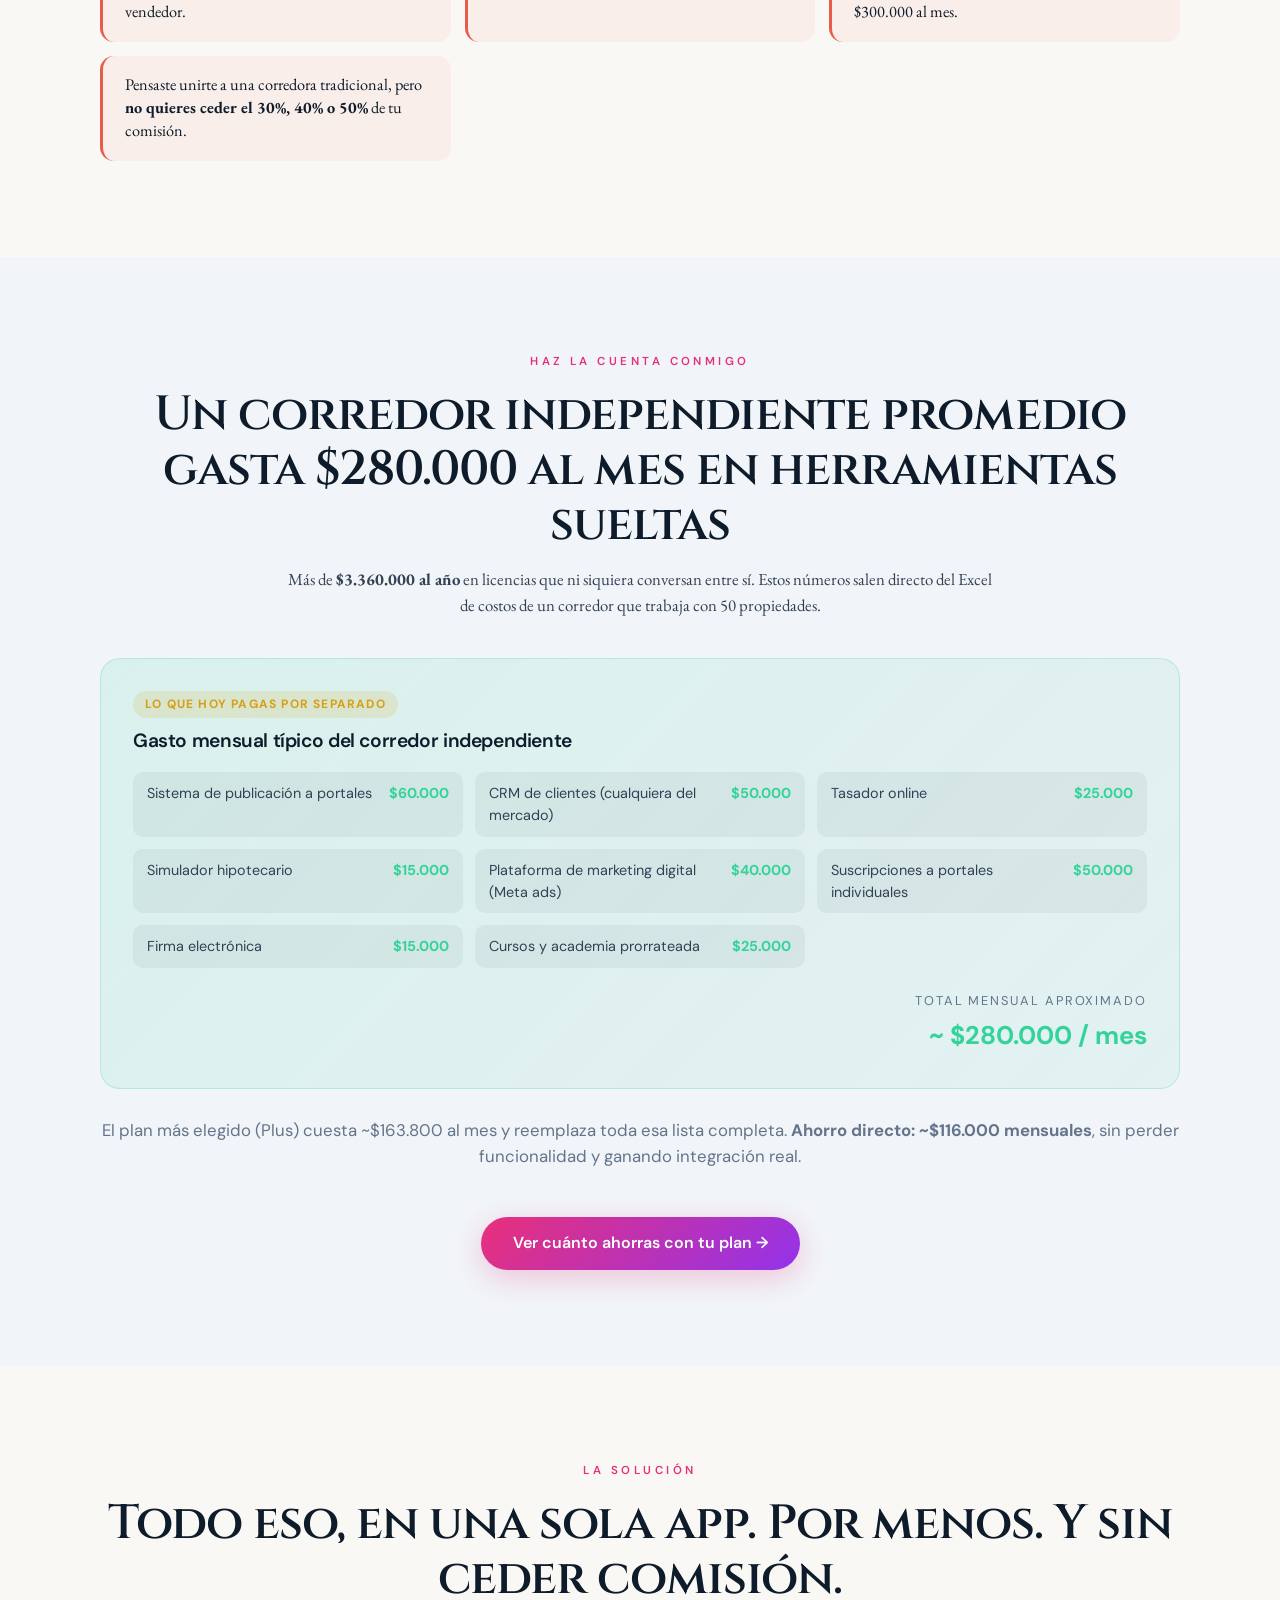
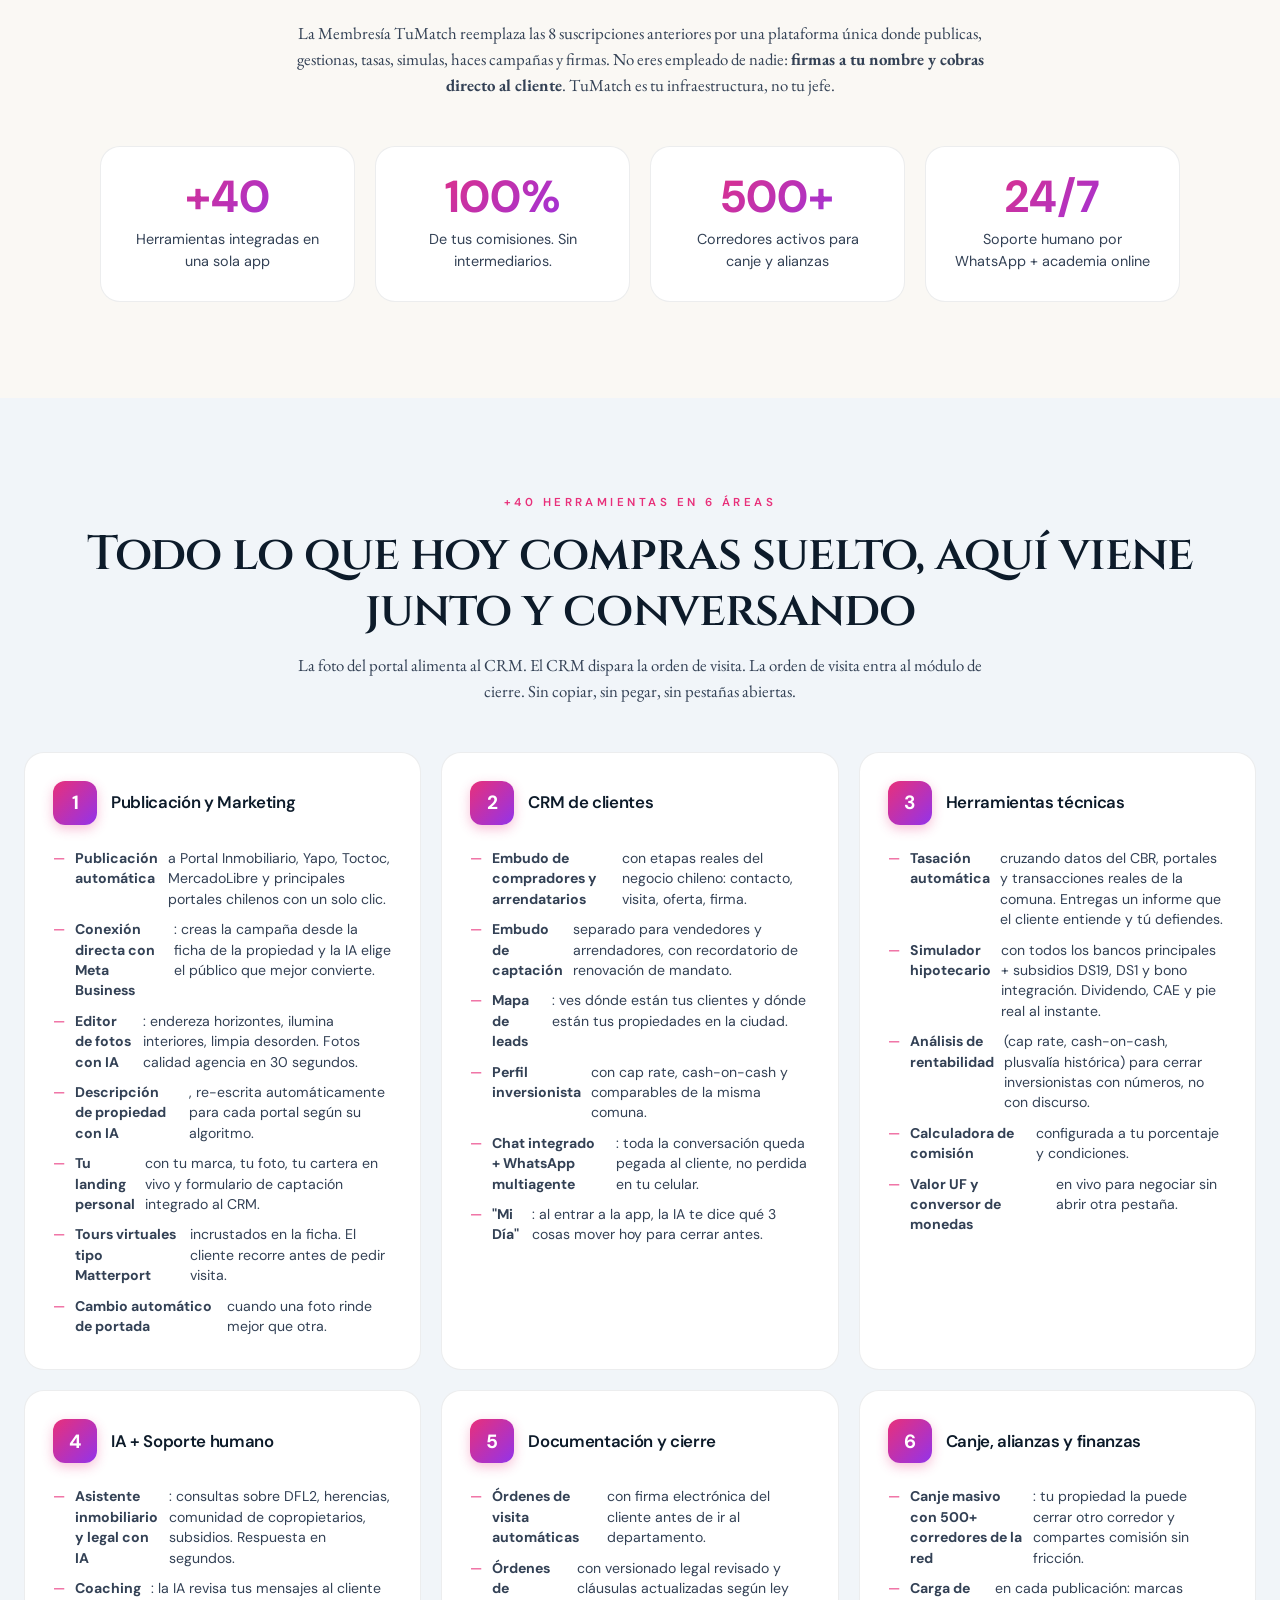
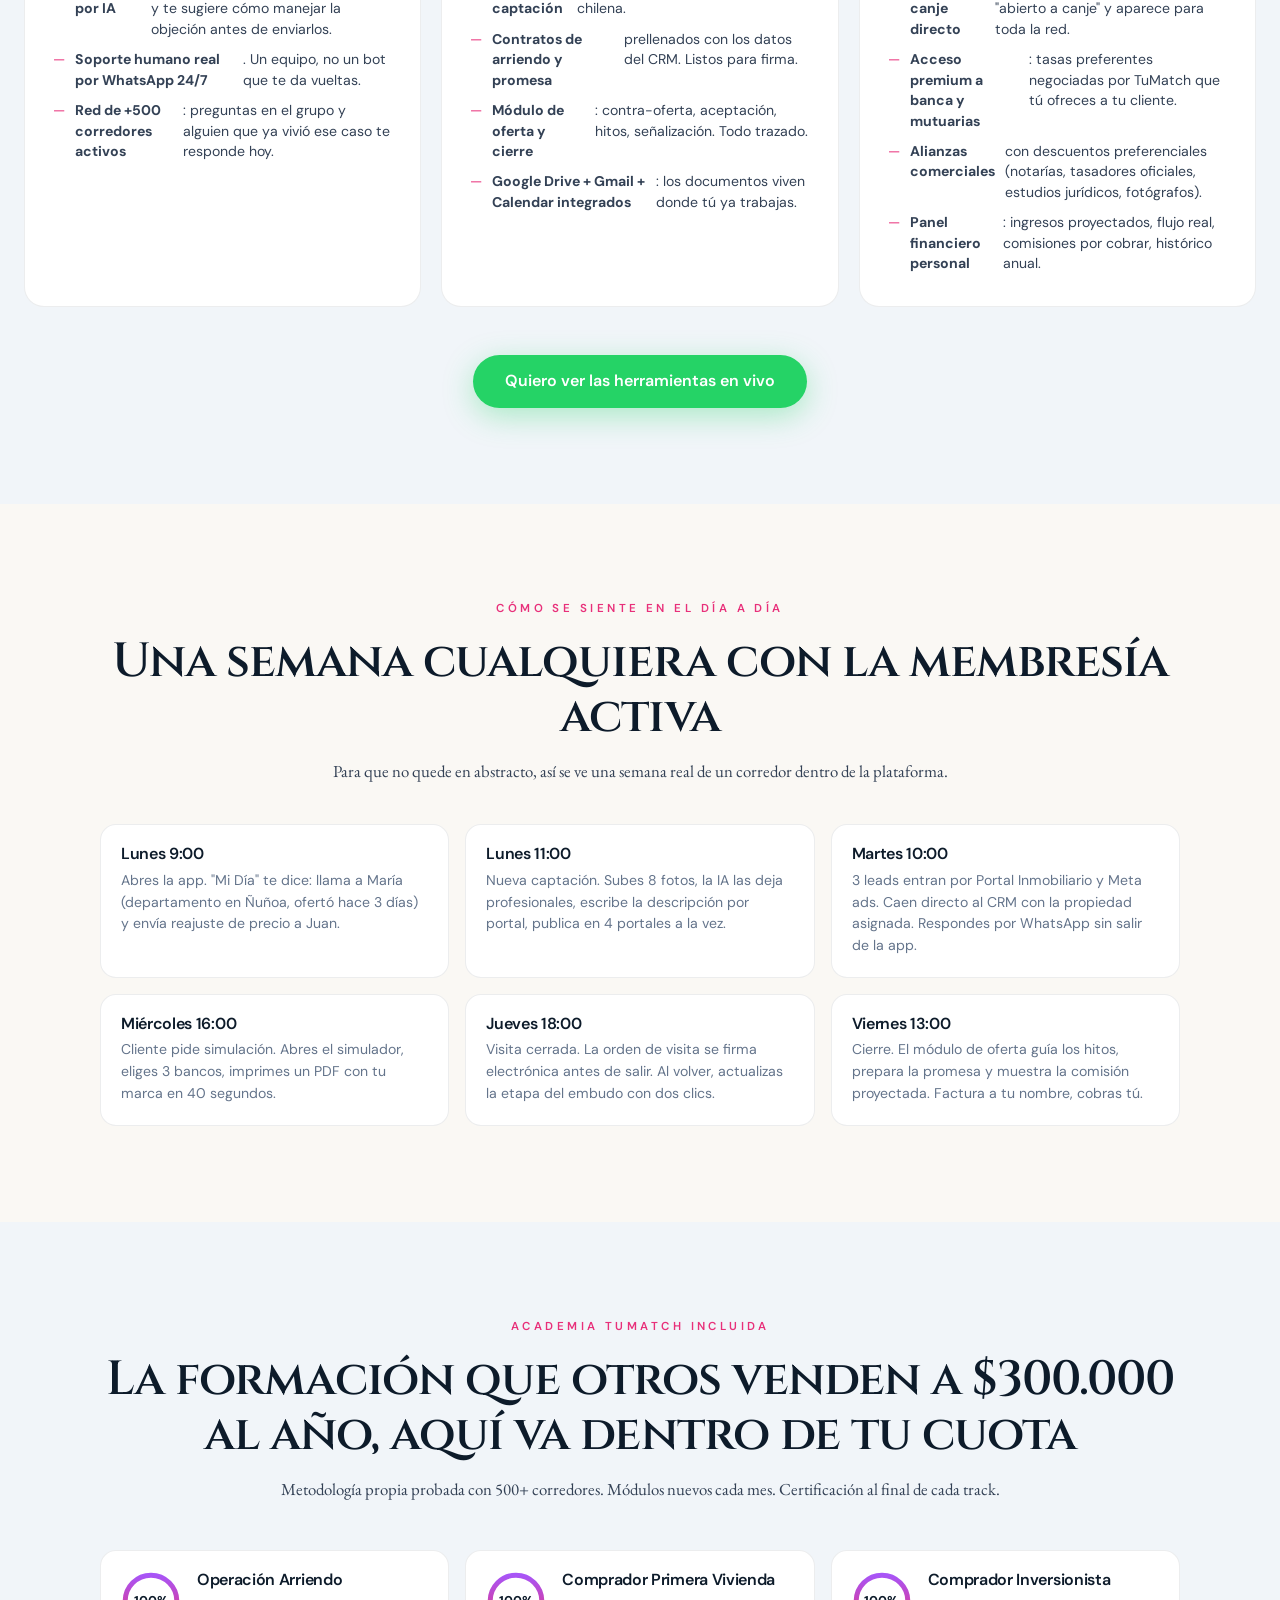
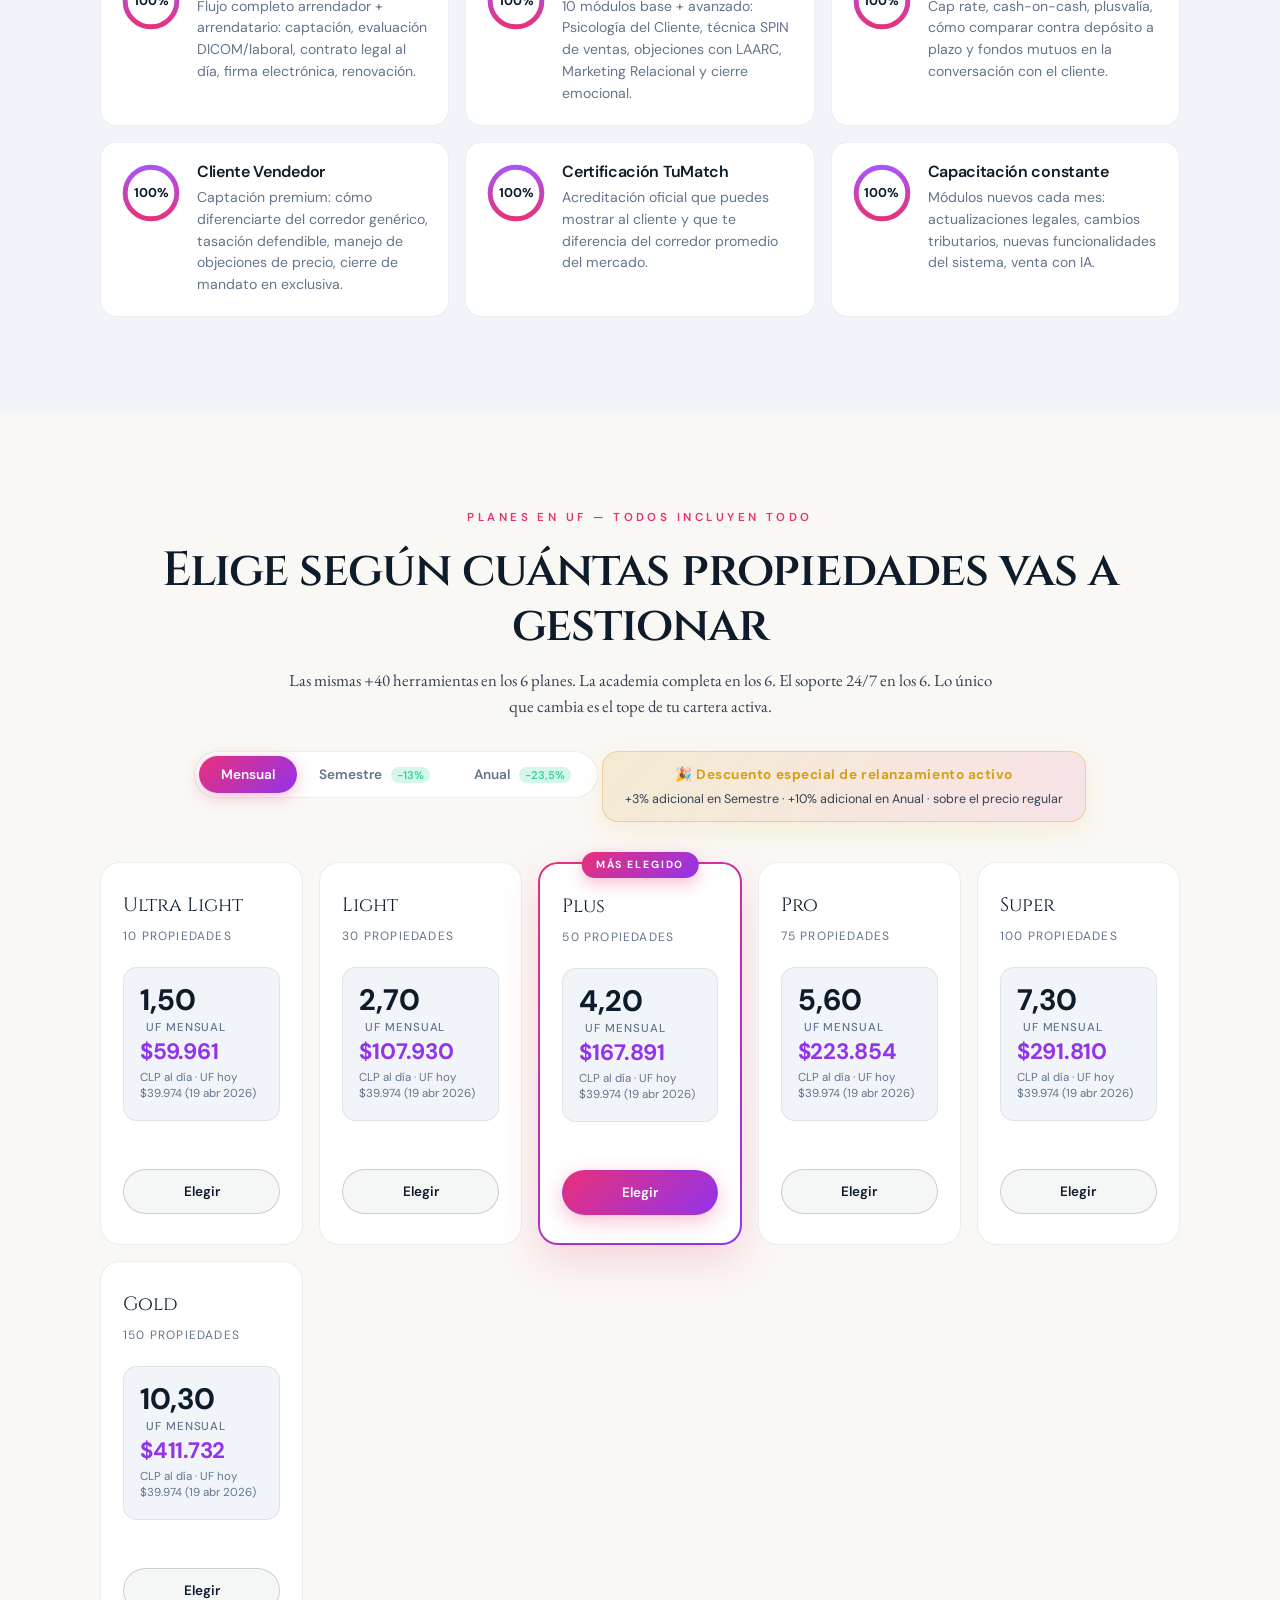
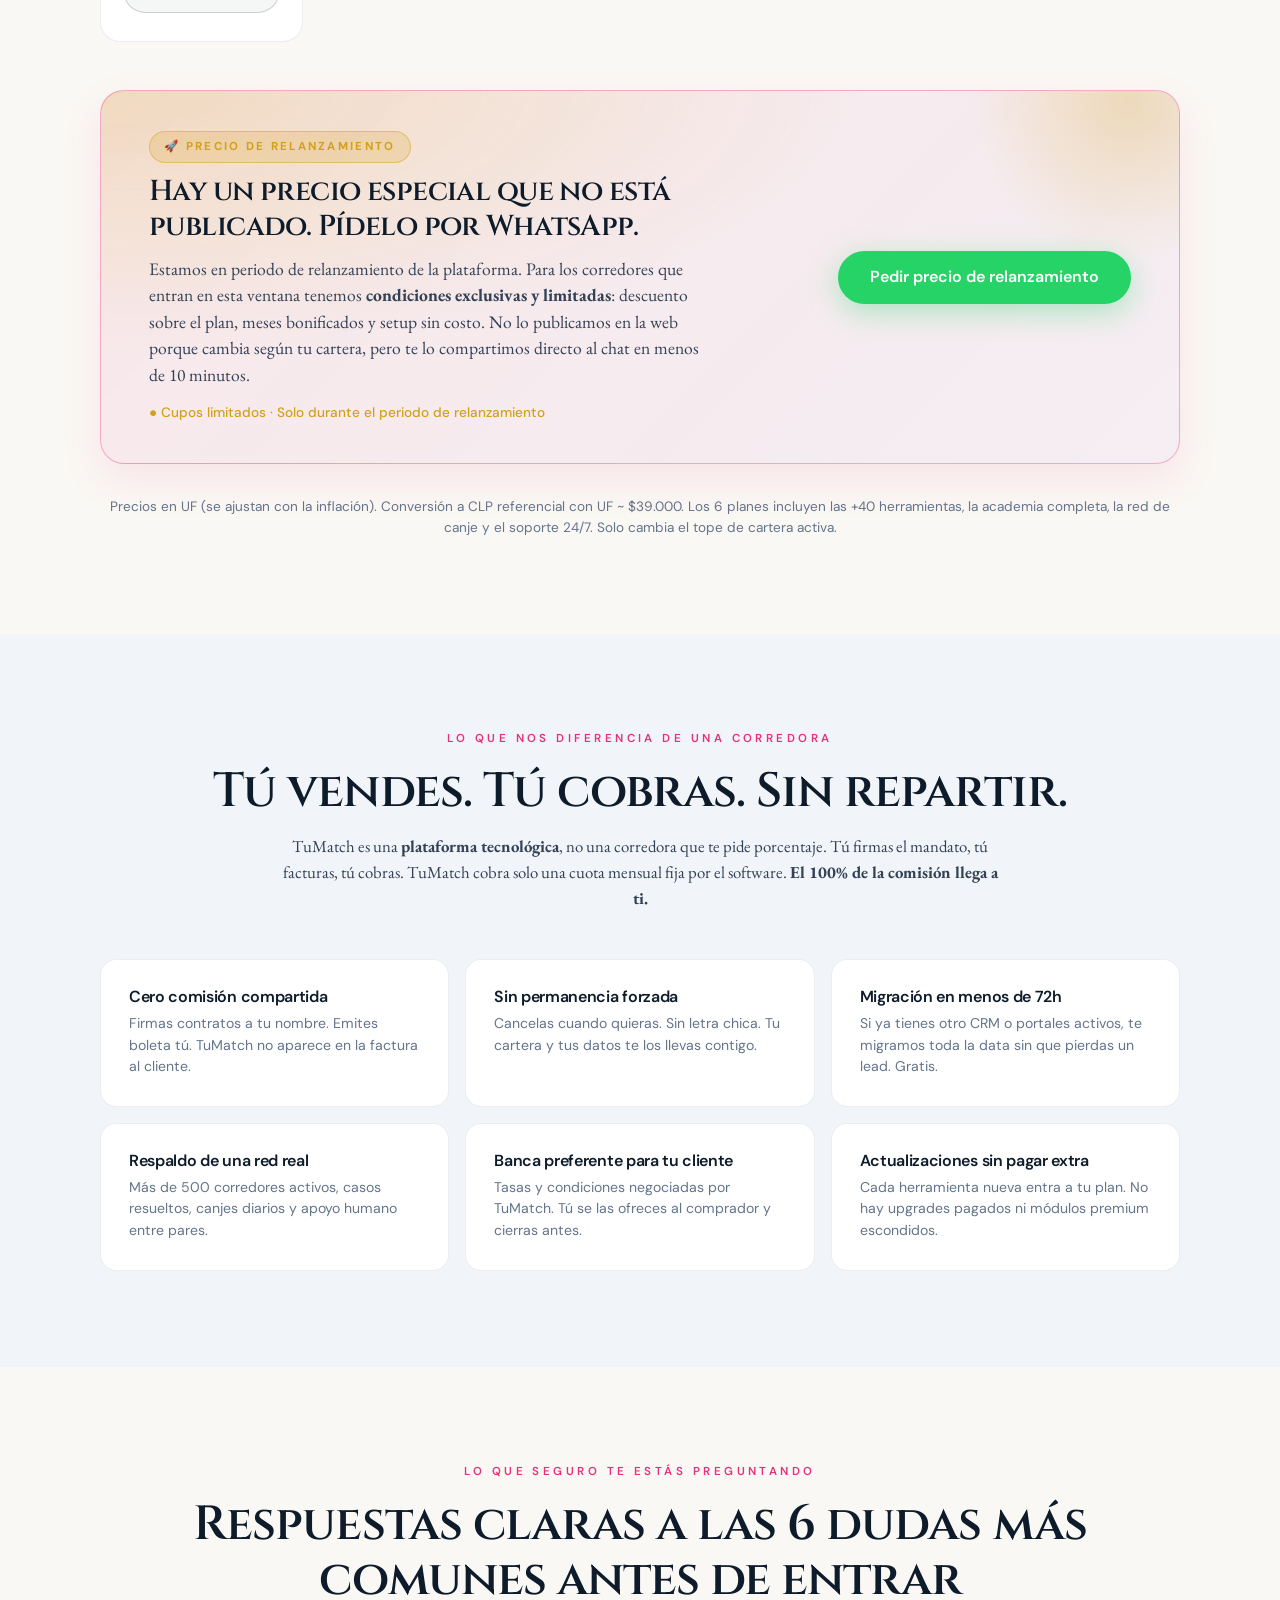
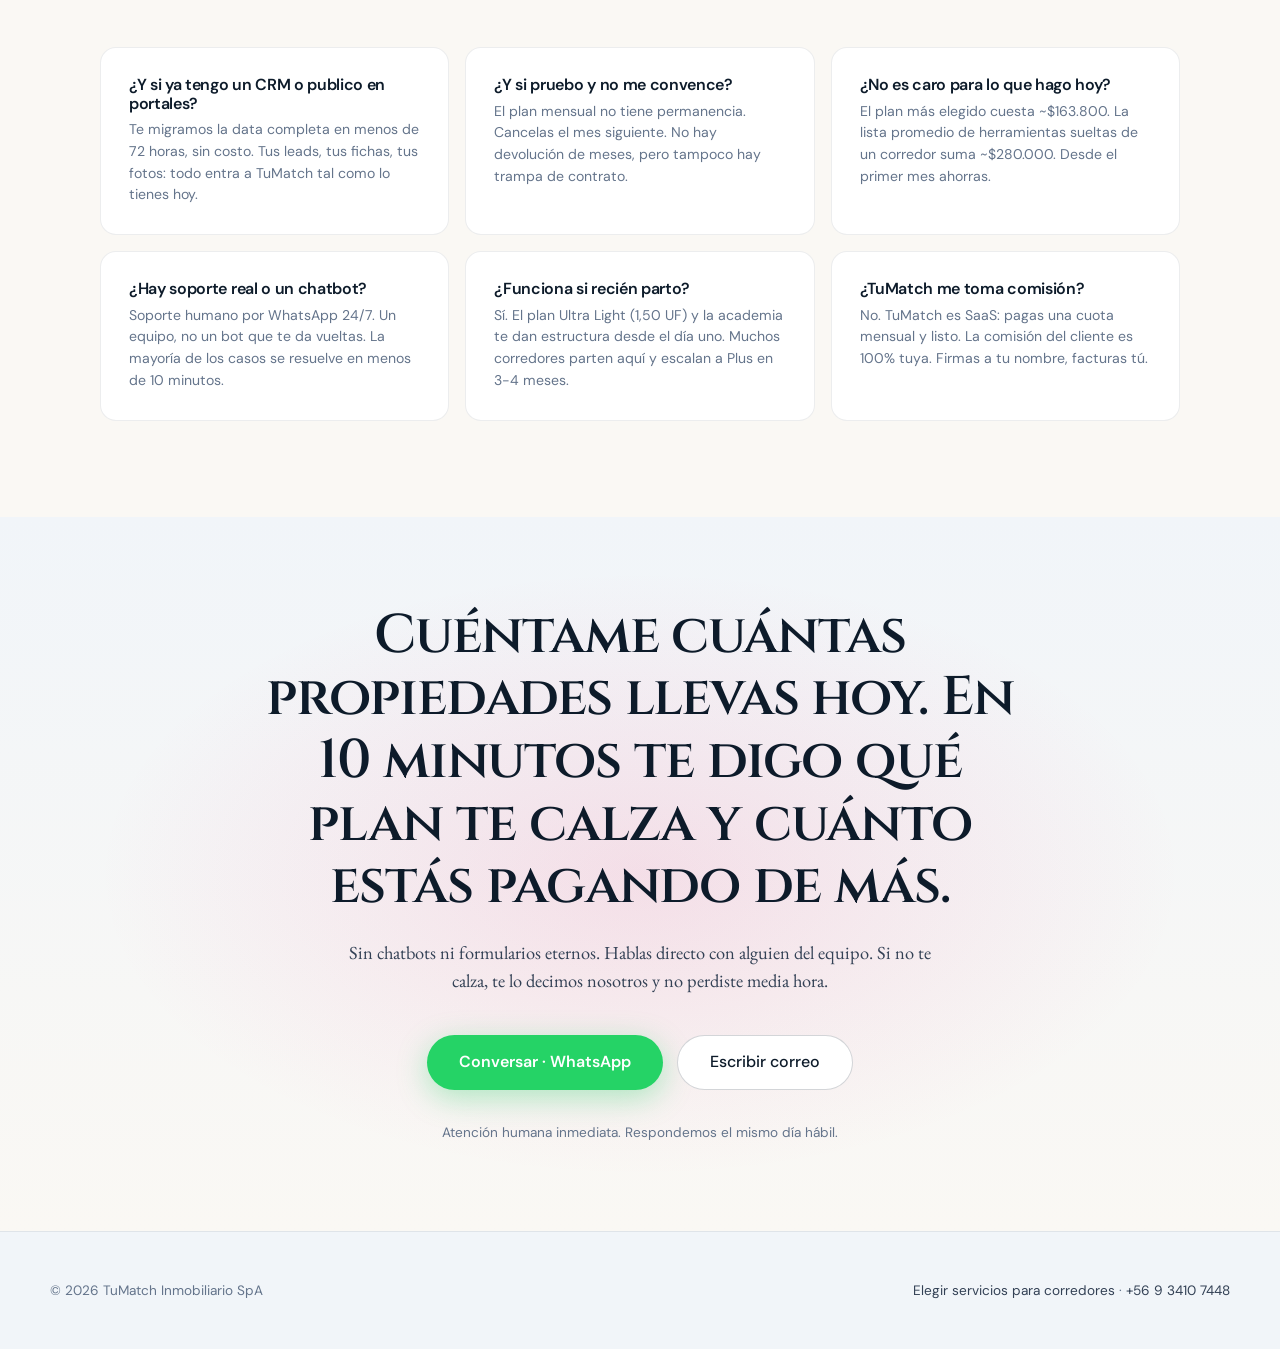
<file: membresia/index.html>
<!DOCTYPE html>
<html lang="es" data-theme="dark">
<head>
  <meta charset="UTF-8" />
  <meta name="viewport" content="width=device-width, initial-scale=1.0" />
  <meta name="theme-color" content="#0D1B2A" media="(prefers-color-scheme: dark)" />
  <meta name="theme-color" content="#FAF8F4" media="(prefers-color-scheme: light)" />
  <meta name="robots" content="index, follow, max-image-preview:large" />
  <meta name="keywords" content="membresía corredor, corredor independiente Chile, publicación portales inmobiliarios, tasación online, simulador hipotecario, academia corredores, 100% comisión corredor, canje corredores, CRM inmobiliario corredor" />

  <title>Membresía TuMatch — Todo lo que un corredor necesita en una sola app</title>
  <meta name="description" content="Publica en portales, conecta Meta ads, tasa, simula créditos y gestiona clientes desde una sola app. +40 herramientas, academia, red de 500+ corredores y alianzas con bancos. Tú te quedas con el 100% de tus comisiones." />

  <link rel="canonical" href="https://tumatch-propuesta-comercial.vercel.app/membresia" />
  <link rel="icon" type="image/svg+xml" href="/favicon.svg" />

  <meta property="og:type" content="website" />
  <meta property="og:url" content="https://tumatch-propuesta-comercial.vercel.app/membresia" />
  <meta property="og:title" content="Membresía TuMatch — Una sola app. +40 herramientas. 100% de tus comisiones." />
  <meta property="og:description" content="Deja de pagar 5 sistemas distintos para vender una sola propiedad. Aquí todo en una sola app y tú cobras el 100% de lo que vendes." />
  <meta property="og:image" content="https://tumatch-propuesta-comercial.vercel.app/assets/og-membresia.png" />
  <meta property="og:site_name" content="TuMatch" />
  <meta property="og:locale" content="es_CL" />
  <meta name="twitter:card" content="summary_large_image" />
  <meta name="twitter:title" content="Membresía TuMatch — Una sola app para todo tu corretaje" />
  <meta name="twitter:description" content="+40 herramientas en una sola app. 100% de tus comisiones." />
  <meta name="twitter:image" content="https://tumatch-propuesta-comercial.vercel.app/assets/og-membresia.png" />

  <link rel="preconnect" href="https://fonts.googleapis.com" />
  <link rel="preconnect" href="https://fonts.gstatic.com" crossorigin />
  <link href="https://fonts.googleapis.com/css2?family=Cinzel:wght@500;600;700&family=EB+Garamond:wght@400;500&family=DM+Sans:wght@400;500;600;700&display=swap" rel="stylesheet" />
  <link rel="stylesheet" href="/styles.css?v=4" />

  <script>
    // Theme bootstrap — evita FOUC
    (function () {
      var saved = localStorage.getItem('tm-theme');
      var prefersLight = window.matchMedia && window.matchMedia('(prefers-color-scheme: light)').matches;
      var theme = saved || (prefersLight ? 'light' : 'dark');
      document.documentElement.setAttribute('data-theme', theme);
    })();
  </script>

  <script type="application/ld+json">
  {
    "@context": "https://schema.org",
    "@type": "Service",
    "name": "Membresía TuMatch",
    "serviceType": "Plataforma para corredores inmobiliarios independientes",
    "provider": { "@type": "Organization", "name": "TuMatch Inmobiliario" },
    "areaServed": "CL",
    "description": "Plataforma con +40 herramientas para el corredor independiente: publicación en portales, conexión Meta ads, CRM, tasación, simulador hipotecario, academia completa, red de 500+ corredores, alianzas con bancos. El corredor conserva el 100% de sus comisiones.",
    "offers": {
      "@type": "AggregateOffer",
      "priceCurrency": "CLP",
      "lowPrice": "58500",
      "highPrice": "401700",
      "offerCount": "6",
      "availability": "https://schema.org/InStock",
      "url": "https://tumatch-propuesta-comercial.vercel.app/membresia#planes"
    }
  }
  </script>
</head>
<body>
  <a href="#main" class="skip-link">Saltar al contenido</a>

  <nav class="nav" aria-label="Navegación principal">
    <div class="nav-inner">
      <a href="/" class="brand">TuMatch</a>
      <div class="nav-links">
        <a href="/#elige" class="nav-back">← Volver a Elegir servicios para corredores</a>
        <a href="#herramientas">Herramientas</a>
        <a href="#academia">Academia</a>
        <a href="#planes">Planes</a>
      </div>
      <div class="nav-actions">
        <button type="button" class="theme-toggle" data-theme-toggle aria-label="Cambiar tema claro u oscuro">
          <svg class="theme-icon theme-icon-dark" viewBox="0 0 24 24" width="18" height="18" aria-hidden="true" focusable="false"><path fill="currentColor" d="M12 3a9 9 0 1 0 9 9c0-.46-.04-.92-.1-1.36a5.4 5.4 0 0 1-4.5 2.36a5.5 5.5 0 0 1-5.5-5.5c0-1.75.82-3.3 2.09-4.3C12.92 3.04 12.46 3 12 3z"/></svg>
          <svg class="theme-icon theme-icon-light" viewBox="0 0 24 24" width="18" height="18" aria-hidden="true" focusable="false"><path fill="currentColor" d="M12 7a5 5 0 1 0 0 10a5 5 0 0 0 0-10zm0-4a1 1 0 0 1 1 1v1a1 1 0 1 1-2 0V4a1 1 0 0 1 1-1zm0 16a1 1 0 0 1 1 1v1a1 1 0 1 1-2 0v-1a1 1 0 0 1 1-1zM4 11a1 1 0 0 1 0 2H3a1 1 0 1 1 0-2h1zm17 0a1 1 0 1 1 0 2h-1a1 1 0 1 1 0-2h1zM5.64 5.64a1 1 0 0 1 1.41 0l.71.7a1 1 0 0 1-1.41 1.42l-.71-.71a1 1 0 0 1 0-1.41zm12.02 12.02a1 1 0 0 1 1.41 0l.71.71a1 1 0 0 1-1.41 1.41l-.71-.7a1 1 0 0 1 0-1.42zM5.64 18.36a1 1 0 0 1 0-1.42l.71-.7a1 1 0 1 1 1.41 1.41l-.71.71a1 1 0 0 1-1.41 0zm12.02-12.02a1 1 0 0 1 0-1.41l.71-.71a1 1 0 1 1 1.41 1.41l-.71.71a1 1 0 0 1-1.41 0z"/></svg>
        </button>
        <a class="nav-cta" href="https://wa.me/56934107448?text=Hola%2C%20me%20interesa%20la%20membres%C3%ADa%20de%20TuMatch" target="_blank" rel="noopener noreferrer">Quiero entrar</a>
      </div>
    </div>
  </nav>

  <main id="main">
    <!-- HERO -->
    <section class="hero">
      <div class="section-narrow">
        <div class="hero-badge"><span class="dot" aria-hidden="true"></span>Membresía · Para corredores 100% independientes</div>
        <h1>El corredor independiente moderno ya no paga <span class="grad">5 suscripciones distintas</span>. Opera desde una sola app.</h1>
        <p class="lead">
          Publicación a portales, CRM, tasación, simulador de crédito, campañas en Meta, firma electrónica
          y academia: todo dentro de la misma plataforma. Tú firmas, tú cobras, <strong>tú te quedas con
          el 100% de la comisión</strong>. TuMatch no es una corredora: es tu sistema operativo.
        </p>
        <div class="hero-ctas">
          <a href="#planes" class="btn-primary">Ver los 6 planes →</a>
          <a href="https://wa.me/56934107448?text=Hola%2C%20quiero%20conocer%20la%20membres%C3%ADa%20de%20TuMatch%20y%20el%20precio%20de%20relanzamiento." target="_blank" rel="noopener noreferrer" class="btn-whatsapp">Hablar con alguien · WhatsApp</a>
        </div>
        <div class="hero-trust">
          <span>✦ +40 herramientas en 1 sola app</span>
          <span>✦ 500+ corredores en la red</span>
          <span>✦ 100% de tu comisión, sin intermediarios</span>
        </div>
      </div>
    </section>

    <!-- PARA TI SI -->
    <section class="section">
      <div class="section-narrow">
        <div class="center">
          <div class="section-eyebrow">Para ti si…</div>
          <h2 class="section-title">Vas a reconocer tu semana en al menos 3 de estas frases</h2>
          <p class="section-lead">Si marcas tres o más, esta página te ahorra meses de prueba y error.</p>
        </div>
        <ul class="pain-list">
          <li>Publicas la misma propiedad <strong>portal por portal, a mano</strong>, y se te van dos horas cada vez que subes stock nuevo.</li>
          <li>Tienes <strong>3 a 5 suscripciones</strong> activas y nunca terminaste de aprender ninguna a fondo.</li>
          <li>El lead se enfría porque estuviste copiando datos entre el CRM, el mail y el WhatsApp.</li>
          <li>Tasas de memoria o en un Excel viejo y <strong>no tienes cómo defender el precio</strong> frente al cliente vendedor.</li>
          <li>Te piden simular crédito y abres una pestaña del banco, otra del subsidio y otra de la calculadora.</li>
          <li>Quieres <strong>campañas en Instagram y Facebook</strong>, pero no quieres contratar una agencia de $300.000 al mes.</li>
          <li>Pensaste unirte a una corredora tradicional, pero <strong>no quieres ceder el 30%, 40% o 50%</strong> de tu comisión.</li>
        </ul>
      </div>
    </section>

    <!-- TU DOLOR DE BOLSILLO -->
    <section class="section section--alt">
      <div class="section-narrow">
        <div class="center">
          <div class="section-eyebrow">Haz la cuenta conmigo</div>
          <h2 class="section-title">Un corredor independiente promedio gasta $280.000 al mes en herramientas sueltas</h2>
          <p class="section-lead">Más de <strong>$3.360.000 al año</strong> en licencias que ni siquiera conversan entre sí. Estos números salen directo del Excel de costos de un corredor que trabaja con 50 propiedades.</p>
        </div>

        <div class="savings-box">
          <span class="highlight-pill">Lo que hoy pagas por separado</span>
          <h3 style="margin-top: 12px;">Gasto mensual típico del corredor independiente</h3>
          <ul class="savings-list">
            <li><span class="label">Sistema de publicación a portales</span><span class="price">$60.000</span></li>
            <li><span class="label">CRM de clientes (cualquiera del mercado)</span><span class="price">$50.000</span></li>
            <li><span class="label">Tasador online</span><span class="price">$25.000</span></li>
            <li><span class="label">Simulador hipotecario</span><span class="price">$15.000</span></li>
            <li><span class="label">Plataforma de marketing digital (Meta ads)</span><span class="price">$40.000</span></li>
            <li><span class="label">Suscripciones a portales individuales</span><span class="price">$50.000</span></li>
            <li><span class="label">Firma electrónica</span><span class="price">$15.000</span></li>
            <li><span class="label">Cursos y academia prorrateada</span><span class="price">$25.000</span></li>
          </ul>
          <div class="savings-total">
            <small>Total mensual aproximado</small>
            <strong>~ $280.000 / mes</strong>
          </div>
        </div>

        <p class="note" style="margin-top: 28px; text-align: center; font-size: 1.05rem;">
          El plan más elegido (Plus) cuesta ~$163.800 al mes y reemplaza toda esa lista completa. <strong>Ahorro directo: ~$116.000 mensuales</strong>, sin perder funcionalidad y ganando integración real.
        </p>

        <div class="section-cta-mid">
          <a href="#planes" class="btn-primary">Ver cuánto ahorras con tu plan →</a>
        </div>
      </div>
    </section>

    <!-- LA SOLUCIÓN -->
    <section class="section">
      <div class="section-narrow center">
        <div class="section-eyebrow">La solución</div>
        <h2 class="section-title">Todo eso, en una sola app. Por menos. Y sin ceder comisión.</h2>
        <p class="section-lead">
          La Membresía TuMatch reemplaza las 8 suscripciones anteriores por una plataforma única donde
          publicas, gestionas, tasas, simulas, haces campañas y firmas. No eres empleado de nadie:
          <strong>firmas a tu nombre y cobras directo al cliente</strong>. TuMatch es tu infraestructura,
          no tu jefe.
        </p>
        <div class="stats-grid">
          <div class="stat"><div class="big">+40</div><div class="lbl">Herramientas integradas en una sola app</div></div>
          <div class="stat"><div class="big">100%</div><div class="lbl">De tus comisiones. Sin intermediarios.</div></div>
          <div class="stat"><div class="big">500+</div><div class="lbl">Corredores activos para canje y alianzas</div></div>
          <div class="stat"><div class="big">24/7</div><div class="lbl">Soporte humano por WhatsApp + academia online</div></div>
        </div>
      </div>
    </section>

    <!-- HERRAMIENTAS -->
    <section class="section section--alt" id="herramientas">
      <div class="section-wide">
        <div class="center">
          <div class="section-eyebrow">+40 herramientas en 6 áreas</div>
          <h2 class="section-title">Todo lo que hoy compras suelto, aquí viene junto y conversando</h2>
          <p class="section-lead">La foto del portal alimenta al CRM. El CRM dispara la orden de visita. La orden de visita entra al módulo de cierre. Sin copiar, sin pegar, sin pestañas abiertas.</p>
        </div>

        <div class="tool-cats">
          <div class="tool-cat">
            <div class="tool-cat-head">
              <div class="tool-cat-icon" aria-hidden="true">1</div>
              <h3>Publicación y Marketing</h3>
            </div>
            <ul>
              <li><strong>Publicación automática</strong> a Portal Inmobiliario, Yapo, Toctoc, MercadoLibre y principales portales chilenos con un solo clic.</li>
              <li><strong>Conexión directa con Meta Business</strong>: creas la campaña desde la ficha de la propiedad y la IA elige el público que mejor convierte.</li>
              <li><strong>Editor de fotos con IA</strong>: endereza horizontes, ilumina interiores, limpia desorden. Fotos calidad agencia en 30 segundos.</li>
              <li><strong>Descripción de propiedad con IA</strong>, re-escrita automáticamente para cada portal según su algoritmo.</li>
              <li><strong>Tu landing personal</strong> con tu marca, tu foto, tu cartera en vivo y formulario de captación integrado al CRM.</li>
              <li><strong>Tours virtuales tipo Matterport</strong> incrustados en la ficha. El cliente recorre antes de pedir visita.</li>
              <li><strong>Cambio automático de portada</strong> cuando una foto rinde mejor que otra.</li>
            </ul>
          </div>

          <div class="tool-cat">
            <div class="tool-cat-head">
              <div class="tool-cat-icon" aria-hidden="true">2</div>
              <h3>CRM de clientes</h3>
            </div>
            <ul>
              <li><strong>Embudo de compradores y arrendatarios</strong> con etapas reales del negocio chileno: contacto, visita, oferta, firma.</li>
              <li><strong>Embudo de captación</strong> separado para vendedores y arrendadores, con recordatorio de renovación de mandato.</li>
              <li><strong>Mapa de leads</strong>: ves dónde están tus clientes y dónde están tus propiedades en la ciudad.</li>
              <li><strong>Perfil inversionista</strong> con cap rate, cash-on-cash y comparables de la misma comuna.</li>
              <li><strong>Chat integrado + WhatsApp multiagente</strong>: toda la conversación queda pegada al cliente, no perdida en tu celular.</li>
              <li><strong>"Mi Día"</strong>: al entrar a la app, la IA te dice qué 3 cosas mover hoy para cerrar antes.</li>
            </ul>
          </div>

          <div class="tool-cat">
            <div class="tool-cat-head">
              <div class="tool-cat-icon" aria-hidden="true">3</div>
              <h3>Herramientas técnicas</h3>
            </div>
            <ul>
              <li><strong>Tasación automática</strong> cruzando datos del CBR, portales y transacciones reales de la comuna. Entregas un informe que el cliente entiende y tú defiendes.</li>
              <li><strong>Simulador hipotecario</strong> con todos los bancos principales + subsidios DS19, DS1 y bono integración. Dividendo, CAE y pie real al instante.</li>
              <li><strong>Análisis de rentabilidad</strong> (cap rate, cash-on-cash, plusvalía histórica) para cerrar inversionistas con números, no con discurso.</li>
              <li><strong>Calculadora de comisión</strong> configurada a tu porcentaje y condiciones.</li>
              <li><strong>Valor UF y conversor de monedas</strong> en vivo para negociar sin abrir otra pestaña.</li>
            </ul>
          </div>

          <div class="tool-cat">
            <div class="tool-cat-head">
              <div class="tool-cat-icon" aria-hidden="true">4</div>
              <h3>IA + Soporte humano</h3>
            </div>
            <ul>
              <li><strong>Asistente inmobiliario y legal con IA</strong>: consultas sobre DFL2, herencias, comunidad de copropietarios, subsidios. Respuesta en segundos.</li>
              <li><strong>Coaching por IA</strong>: la IA revisa tus mensajes al cliente y te sugiere cómo manejar la objeción antes de enviarlos.</li>
              <li><strong>Soporte humano real por WhatsApp 24/7</strong>. Un equipo, no un bot que te da vueltas.</li>
              <li><strong>Red de +500 corredores activos</strong>: preguntas en el grupo y alguien que ya vivió ese caso te responde hoy.</li>
            </ul>
          </div>

          <div class="tool-cat">
            <div class="tool-cat-head">
              <div class="tool-cat-icon" aria-hidden="true">5</div>
              <h3>Documentación y cierre</h3>
            </div>
            <ul>
              <li><strong>Órdenes de visita automáticas</strong> con firma electrónica del cliente antes de ir al departamento.</li>
              <li><strong>Órdenes de captación</strong> con versionado legal revisado y cláusulas actualizadas según ley chilena.</li>
              <li><strong>Contratos de arriendo y promesa</strong> prellenados con los datos del CRM. Listos para firma.</li>
              <li><strong>Módulo de oferta y cierre</strong>: contra-oferta, aceptación, hitos, señalización. Todo trazado.</li>
              <li><strong>Google Drive + Gmail + Calendar integrados</strong>: los documentos viven donde tú ya trabajas.</li>
            </ul>
          </div>

          <div class="tool-cat">
            <div class="tool-cat-head">
              <div class="tool-cat-icon" aria-hidden="true">6</div>
              <h3>Canje, alianzas y finanzas</h3>
            </div>
            <ul>
              <li><strong>Canje masivo con 500+ corredores de la red</strong>: tu propiedad la puede cerrar otro corredor y compartes comisión sin fricción.</li>
              <li><strong>Carga de canje directo</strong> en cada publicación: marcas "abierto a canje" y aparece para toda la red.</li>
              <li><strong>Acceso premium a banca y mutuarias</strong>: tasas preferentes negociadas por TuMatch que tú ofreces a tu cliente.</li>
              <li><strong>Alianzas comerciales</strong> con descuentos preferenciales (notarías, tasadores oficiales, estudios jurídicos, fotógrafos).</li>
              <li><strong>Panel financiero personal</strong>: ingresos proyectados, flujo real, comisiones por cobrar, histórico anual.</li>
            </ul>
          </div>
        </div>

        <div class="section-cta-mid">
          <a href="https://wa.me/56934107448?text=Hola%2C%20quiero%20ver%20una%20demo%20r%C3%A1pida%20de%20las%20herramientas%20de%20la%20membres%C3%ADa." target="_blank" rel="noopener noreferrer" class="btn-whatsapp">Quiero ver las herramientas en vivo</a>
        </div>
      </div>
    </section>

    <!-- UN DÍA EN LA APP (ESCENARIO) -->
    <section class="section">
      <div class="section-narrow">
        <div class="center">
          <div class="section-eyebrow">Cómo se siente en el día a día</div>
          <h2 class="section-title">Una semana cualquiera con la membresía activa</h2>
          <p class="section-lead">Para que no quede en abstracto, así se ve una semana real de un corredor dentro de la plataforma.</p>
        </div>

        <div class="features-grid" style="margin-top: 40px;">
          <div class="feature"><div class="feature-body"><h3>Lunes 9:00</h3><p>Abres la app. "Mi Día" te dice: llama a María (departamento en Ñuñoa, ofertó hace 3 días) y envía reajuste de precio a Juan.</p></div></div>
          <div class="feature"><div class="feature-body"><h3>Lunes 11:00</h3><p>Nueva captación. Subes 8 fotos, la IA las deja profesionales, escribe la descripción por portal, publica en 4 portales a la vez.</p></div></div>
          <div class="feature"><div class="feature-body"><h3>Martes 10:00</h3><p>3 leads entran por Portal Inmobiliario y Meta ads. Caen directo al CRM con la propiedad asignada. Respondes por WhatsApp sin salir de la app.</p></div></div>
          <div class="feature"><div class="feature-body"><h3>Miércoles 16:00</h3><p>Cliente pide simulación. Abres el simulador, eliges 3 bancos, imprimes un PDF con tu marca en 40 segundos.</p></div></div>
          <div class="feature"><div class="feature-body"><h3>Jueves 18:00</h3><p>Visita cerrada. La orden de visita se firma electrónica antes de salir. Al volver, actualizas la etapa del embudo con dos clics.</p></div></div>
          <div class="feature"><div class="feature-body"><h3>Viernes 13:00</h3><p>Cierre. El módulo de oferta guía los hitos, prepara la promesa y muestra la comisión proyectada. Factura a tu nombre, cobras tú.</p></div></div>
        </div>
      </div>
    </section>

    <!-- ACADEMIA -->
    <section class="section section--alt" id="academia">
      <div class="section-narrow">
        <div class="center">
          <div class="section-eyebrow">Academia TuMatch incluida</div>
          <h2 class="section-title">La formación que otros venden a $300.000 al año, aquí va dentro de tu cuota</h2>
          <p class="section-lead">Metodología propia probada con 500+ corredores. Módulos nuevos cada mes. Certificación al final de cada track.</p>
        </div>

        <div class="features-grid">
          <div class="feature"><div class="ring" data-ring="100"></div><div class="feature-body"><h3>Operación Arriendo</h3><p>Flujo completo arrendador + arrendatario: captación, evaluación DICOM/laboral, contrato legal al día, firma electrónica, renovación.</p></div></div>
          <div class="feature"><div class="ring" data-ring="100"></div><div class="feature-body"><h3>Comprador Primera Vivienda</h3><p>10 módulos base + avanzado: Psicología del Cliente, técnica SPIN de ventas, objeciones con LAARC, Marketing Relacional y cierre emocional.</p></div></div>
          <div class="feature"><div class="ring" data-ring="100"></div><div class="feature-body"><h3>Comprador Inversionista</h3><p>Cap rate, cash-on-cash, plusvalía, cómo comparar contra depósito a plazo y fondos mutuos en la conversación con el cliente.</p></div></div>
          <div class="feature"><div class="ring" data-ring="100"></div><div class="feature-body"><h3>Cliente Vendedor</h3><p>Captación premium: cómo diferenciarte del corredor genérico, tasación defendible, manejo de objeciones de precio, cierre de mandato en exclusiva.</p></div></div>
          <div class="feature"><div class="ring" data-ring="100"></div><div class="feature-body"><h3>Certificación TuMatch</h3><p>Acreditación oficial que puedes mostrar al cliente y que te diferencia del corredor promedio del mercado.</p></div></div>
          <div class="feature"><div class="ring" data-ring="100"></div><div class="feature-body"><h3>Capacitación constante</h3><p>Módulos nuevos cada mes: actualizaciones legales, cambios tributarios, nuevas funcionalidades del sistema, venta con IA.</p></div></div>
        </div>
      </div>
    </section>

    <!-- PLANES -->
    <section class="section" id="planes">
      <div class="section-narrow">
        <div class="center">
          <div class="section-eyebrow">Planes en UF — todos incluyen todo</div>
          <h2 class="section-title">Elige según cuántas propiedades vas a gestionar</h2>
          <p class="section-lead">Las mismas +40 herramientas en los 6 planes. La academia completa en los 6. El soporte 24/7 en los 6. Lo único que cambia es el tope de tu cartera activa.</p>

          <div class="billing-toggle" id="billing-toggle" role="group" aria-label="Periodo de facturación">
            <button type="button" data-period="monthly" class="active" aria-pressed="true">Mensual</button>
            <button type="button" data-period="semester" aria-pressed="false">Semestre <span class="discount">−13%</span></button>
            <button type="button" data-period="annual" aria-pressed="false">Anual <span class="discount">−23,5%</span></button>
          </div>

          <div class="special-discount-note" data-promo-hint>
            <span class="special-discount-flag">🎉 Descuento especial de relanzamiento activo</span>
            <span class="special-discount-detail">+3% adicional en Semestre · +10% adicional en Anual · sobre el precio regular</span>
          </div>
        </div>

        <div class="plans-uf-grid">
          <div class="plan-uf" data-monthly="1,50" data-semester="7,86" data-annual="13,77" data-semester-was="8,10" data-annual-was="15,30" data-savings-semester="1,14" data-savings-annual="4,23">
            <span class="plan-uf-discount-badge" data-discount-badge></span>
            <div class="plan-uf-name">Ultra Light</div>
            <div class="plan-uf-props">10 propiedades</div>
            <div class="plan-uf-pricebox">
              <div class="plan-uf-price"><span data-price>1,50</span><span class="plan-uf-unit" data-unit>UF mensual</span></div>
              <div class="plan-uf-clp" data-clp>$59.961</div>
              <div class="plan-uf-clp-note" data-clp-note></div>
              <div class="plan-uf-was" data-was></div>
            </div>
            <div class="plan-uf-savings" data-savings></div>
            <a class="plan-uf-cta" href="https://wa.me/56934107448?text=Hola%2C%20me%20interesa%20el%20plan%20Ultra%20Light%20(10%20prop)" target="_blank" rel="noopener noreferrer">Elegir</a>
          </div>

          <div class="plan-uf" data-monthly="2,70" data-semester="14,14" data-annual="24,79" data-semester-was="14,58" data-annual-was="27,54" data-savings-semester="2,06" data-savings-annual="7,61">
            <span class="plan-uf-discount-badge" data-discount-badge></span>
            <div class="plan-uf-name">Light</div>
            <div class="plan-uf-props">30 propiedades</div>
            <div class="plan-uf-pricebox">
              <div class="plan-uf-price"><span data-price>2,70</span><span class="plan-uf-unit" data-unit>UF mensual</span></div>
              <div class="plan-uf-clp" data-clp>$107.930</div>
              <div class="plan-uf-clp-note" data-clp-note></div>
              <div class="plan-uf-was" data-was></div>
            </div>
            <div class="plan-uf-savings" data-savings></div>
            <a class="plan-uf-cta" href="https://wa.me/56934107448?text=Hola%2C%20me%20interesa%20el%20plan%20Light%20(30%20prop)" target="_blank" rel="noopener noreferrer">Elegir</a>
          </div>

          <div class="plan-uf popular" data-monthly="4,20" data-semester="22,00" data-annual="38,56" data-semester-was="22,68" data-annual-was="42,84" data-savings-semester="3,20" data-savings-annual="11,84">
            <div class="plan-uf-ribbon">Más elegido</div>
            <span class="plan-uf-discount-badge" data-discount-badge></span>
            <div class="plan-uf-name">Plus</div>
            <div class="plan-uf-props">50 propiedades</div>
            <div class="plan-uf-pricebox">
              <div class="plan-uf-price"><span data-price>4,20</span><span class="plan-uf-unit" data-unit>UF mensual</span></div>
              <div class="plan-uf-clp" data-clp>$167.891</div>
              <div class="plan-uf-clp-note" data-clp-note></div>
              <div class="plan-uf-was" data-was></div>
            </div>
            <div class="plan-uf-savings" data-savings></div>
            <a class="plan-uf-cta" href="https://wa.me/56934107448?text=Hola%2C%20me%20interesa%20el%20plan%20Plus%20(50%20prop)" target="_blank" rel="noopener noreferrer">Elegir</a>
          </div>

          <div class="plan-uf" data-monthly="5,60" data-semester="29,33" data-annual="51,41" data-semester-was="30,24" data-annual-was="57,12" data-savings-semester="4,27" data-savings-annual="15,79">
            <span class="plan-uf-discount-badge" data-discount-badge></span>
            <div class="plan-uf-name">Pro</div>
            <div class="plan-uf-props">75 propiedades</div>
            <div class="plan-uf-pricebox">
              <div class="plan-uf-price"><span data-price>5,60</span><span class="plan-uf-unit" data-unit>UF mensual</span></div>
              <div class="plan-uf-clp" data-clp>$223.854</div>
              <div class="plan-uf-clp-note" data-clp-note></div>
              <div class="plan-uf-was" data-was></div>
            </div>
            <div class="plan-uf-savings" data-savings></div>
            <a class="plan-uf-cta" href="https://wa.me/56934107448?text=Hola%2C%20me%20interesa%20el%20plan%20Pro%20(75%20prop)" target="_blank" rel="noopener noreferrer">Elegir</a>
          </div>

          <div class="plan-uf" data-monthly="7,30" data-semester="38,24" data-annual="67,01" data-semester-was="39,42" data-annual-was="74,46" data-savings-semester="5,56" data-savings-annual="20,59">
            <span class="plan-uf-discount-badge" data-discount-badge></span>
            <div class="plan-uf-name">Super</div>
            <div class="plan-uf-props">100 propiedades</div>
            <div class="plan-uf-pricebox">
              <div class="plan-uf-price"><span data-price>7,30</span><span class="plan-uf-unit" data-unit>UF mensual</span></div>
              <div class="plan-uf-clp" data-clp>$291.810</div>
              <div class="plan-uf-clp-note" data-clp-note></div>
              <div class="plan-uf-was" data-was></div>
            </div>
            <div class="plan-uf-savings" data-savings></div>
            <a class="plan-uf-cta" href="https://wa.me/56934107448?text=Hola%2C%20me%20interesa%20el%20plan%20Super%20(100%20prop)" target="_blank" rel="noopener noreferrer">Elegir</a>
          </div>

          <div class="plan-uf" data-monthly="10,30" data-semester="53,95" data-annual="94,55" data-semester-was="55,62" data-annual-was="105,06" data-savings-semester="7,85" data-savings-annual="29,05">
            <span class="plan-uf-discount-badge" data-discount-badge></span>
            <div class="plan-uf-name">Gold</div>
            <div class="plan-uf-props">150 propiedades</div>
            <div class="plan-uf-pricebox">
              <div class="plan-uf-price"><span data-price>10,30</span><span class="plan-uf-unit" data-unit>UF mensual</span></div>
              <div class="plan-uf-clp" data-clp>$411.732</div>
              <div class="plan-uf-clp-note" data-clp-note></div>
              <div class="plan-uf-was" data-was></div>
            </div>
            <div class="plan-uf-savings" data-savings></div>
            <a class="plan-uf-cta" href="https://wa.me/56934107448?text=Hola%2C%20me%20interesa%20el%20plan%20Gold%20(150%20prop)" target="_blank" rel="noopener noreferrer">Elegir</a>
          </div>
        </div>

        <!-- PRECIO DE RELANZAMIENTO -->
        <div class="relaunch-banner" id="relanzamiento">
          <div>
            <span class="relaunch-badge">🚀 Precio de relanzamiento</span>
            <h3>Hay un precio especial que no está publicado. Pídelo por WhatsApp.</h3>
            <p>
              Estamos en periodo de relanzamiento de la plataforma. Para los corredores que entran en esta
              ventana tenemos <strong>condiciones exclusivas y limitadas</strong>: descuento sobre el plan,
              meses bonificados y setup sin costo. No lo publicamos en la web porque cambia según tu
              cartera, pero te lo compartimos directo al chat en menos de 10 minutos.
            </p>
            <div class="relaunch-note">● Cupos limitados · Solo durante el periodo de relanzamiento</div>
          </div>
          <a
            class="btn-whatsapp relaunch-cta"
            href="https://wa.me/56934107448?text=Hola%2C%20quiero%20saber%20el%20precio%20de%20relanzamiento%20de%20la%20membres%C3%ADa%20TuMatch%20y%20las%20condiciones%20especiales%20disponibles%20ahora."
            target="_blank"
            rel="noopener noreferrer"
          >
            Pedir precio de relanzamiento
          </a>
        </div>

        <p class="note" style="margin-top: 32px;">Precios en UF (se ajustan con la inflación). Conversión a CLP referencial con UF ~ $39.000. Los 6 planes incluyen las +40 herramientas, la academia completa, la red de canje y el soporte 24/7. Solo cambia el tope de cartera activa.</p>
      </div>
    </section>

    <!-- COMPROMISO / DIFERENCIADORES -->
    <section class="section section--alt">
      <div class="section-narrow">
        <div class="center">
          <div class="section-eyebrow">Lo que nos diferencia de una corredora</div>
          <h2 class="section-title">Tú vendes. Tú cobras. Sin repartir.</h2>
          <p class="section-lead">
            TuMatch es una <strong>plataforma tecnológica</strong>, no una corredora que te pide porcentaje.
            Tú firmas el mandato, tú facturas, tú cobras. TuMatch cobra solo una cuota mensual fija por el
            software. <strong>El 100% de la comisión llega a ti.</strong>
          </p>
        </div>

        <div class="features-grid">
          <div class="feature" style="padding: 28px;"><div class="feature-body"><h3>Cero comisión compartida</h3><p>Firmas contratos a tu nombre. Emites boleta tú. TuMatch no aparece en la factura al cliente.</p></div></div>
          <div class="feature" style="padding: 28px;"><div class="feature-body"><h3>Sin permanencia forzada</h3><p>Cancelas cuando quieras. Sin letra chica. Tu cartera y tus datos te los llevas contigo.</p></div></div>
          <div class="feature" style="padding: 28px;"><div class="feature-body"><h3>Migración en menos de 72h</h3><p>Si ya tienes otro CRM o portales activos, te migramos toda la data sin que pierdas un lead. Gratis.</p></div></div>
          <div class="feature" style="padding: 28px;"><div class="feature-body"><h3>Respaldo de una red real</h3><p>Más de 500 corredores activos, casos resueltos, canjes diarios y apoyo humano entre pares.</p></div></div>
          <div class="feature" style="padding: 28px;"><div class="feature-body"><h3>Banca preferente para tu cliente</h3><p>Tasas y condiciones negociadas por TuMatch. Tú se las ofreces al comprador y cierras antes.</p></div></div>
          <div class="feature" style="padding: 28px;"><div class="feature-body"><h3>Actualizaciones sin pagar extra</h3><p>Cada herramienta nueva entra a tu plan. No hay upgrades pagados ni módulos premium escondidos.</p></div></div>
        </div>
      </div>
    </section>

    <!-- OBJECIONES / FAQ -->
    <section class="section">
      <div class="section-narrow">
        <div class="center">
          <div class="section-eyebrow">Lo que seguro te estás preguntando</div>
          <h2 class="section-title">Respuestas claras a las 6 dudas más comunes antes de entrar</h2>
        </div>

        <div class="features-grid" style="margin-top: 40px;">
          <div class="feature" style="padding: 28px;"><div class="feature-body"><h3>¿Y si ya tengo un CRM o publico en portales?</h3><p>Te migramos la data completa en menos de 72 horas, sin costo. Tus leads, tus fichas, tus fotos: todo entra a TuMatch tal como lo tienes hoy.</p></div></div>
          <div class="feature" style="padding: 28px;"><div class="feature-body"><h3>¿Y si pruebo y no me convence?</h3><p>El plan mensual no tiene permanencia. Cancelas el mes siguiente. No hay devolución de meses, pero tampoco hay trampa de contrato.</p></div></div>
          <div class="feature" style="padding: 28px;"><div class="feature-body"><h3>¿No es caro para lo que hago hoy?</h3><p>El plan más elegido cuesta ~$163.800. La lista promedio de herramientas sueltas de un corredor suma ~$280.000. Desde el primer mes ahorras.</p></div></div>
          <div class="feature" style="padding: 28px;"><div class="feature-body"><h3>¿Hay soporte real o un chatbot?</h3><p>Soporte humano por WhatsApp 24/7. Un equipo, no un bot que te da vueltas. La mayoría de los casos se resuelve en menos de 10 minutos.</p></div></div>
          <div class="feature" style="padding: 28px;"><div class="feature-body"><h3>¿Funciona si recién parto?</h3><p>Sí. El plan Ultra Light (1,50 UF) y la academia te dan estructura desde el día uno. Muchos corredores parten aquí y escalan a Plus en 3-4 meses.</p></div></div>
          <div class="feature" style="padding: 28px;"><div class="feature-body"><h3>¿TuMatch me toma comisión?</h3><p>No. TuMatch es SaaS: pagas una cuota mensual y listo. La comisión del cliente es 100% tuya. Firmas a tu nombre, facturas tú.</p></div></div>
        </div>
      </div>
    </section>

    <!-- CTA FINAL -->
    <section class="cta-block">
      <h2>Cuéntame cuántas propiedades llevas hoy. En 10 minutos te digo qué plan te calza y cuánto estás pagando de más.</h2>
      <p>Sin chatbots ni formularios eternos. Hablas directo con alguien del equipo. Si no te calza, te lo decimos nosotros y no perdiste media hora.</p>
      <div class="buttons">
        <a href="https://wa.me/56934107448?text=Hola%2C%20quiero%20que%20me%20digan%20qu%C3%A9%20plan%20de%20la%20membres%C3%ADa%20TuMatch%20me%20calza." target="_blank" rel="noopener noreferrer" class="btn-whatsapp">Conversar · WhatsApp</a>
        <a href="mailto:patricio.rojas@tumatchinmobiliario.cl?subject=Membres%C3%ADa%20TuMatch" class="btn-ghost">Escribir correo</a>
      </div>
      <small>Atención humana inmediata. Respondemos el mismo día hábil.</small>
    </section>
  </main>

  <footer class="footer">
    <div class="footer-inner">
      <div>© 2026 TuMatch Inmobiliario SpA</div>
      <div>
        <a href="/#elige">Elegir servicios para corredores</a> ·
        <a href="https://wa.me/56934107448" target="_blank" rel="noopener noreferrer">+56 9 3410 7448</a>
      </div>
    </div>
  </footer>

  <script src="/app.js?v=4"></script>
</body>
</html>
</file>
<file: styles.css>
/* TuMatch — Propuesta Comercial | Shared styles | Dark + Light theme */

/* ---------- TOKENS ---------- */
:root {
  /* Brand (invariantes entre temas) */
  --pink: #E8307A;
  --purple: #9333EA;
  --coral: #E85D4A;
  --gold: #D4A017;
  --emerald: #34d399;
  --grad-1: linear-gradient(135deg, #E8307A 0%, #9333EA 100%);
  --grad-2: linear-gradient(135deg, #E85D4A 0%, #D4A017 100%);
  --ring-grad: linear-gradient(90deg, #E8307A 0%, #a855f7 100%);
  --nav-h: 72px;

  /* Tokens semánticos — dark por defecto */
  --bg: #0D1B2A;
  --bg-alt: #0f172a;
  --bg-hero-1: rgba(232, 48, 122, 0.18);
  --bg-hero-2: rgba(147, 51, 234, 0.15);
  --surface-1: rgba(255, 255, 255, 0.04);
  --surface-2: rgba(255, 255, 255, 0.02);
  --surface-hover: rgba(255, 255, 255, 0.08);
  --fg: #FAF8F4;
  --fg-muted: #cbd5e1;
  --fg-soft: #94a3b8;
  --fg-dim: #64748b;
  --border: rgba(255, 255, 255, 0.08);
  --border-strong: rgba(255, 255, 255, 0.18);
  --nav-bg: rgba(13, 27, 42, 0.7);
  --shadow-lg: 0 24px 60px rgba(0, 0, 0, 0.3);
  --shadow-brand: 0 8px 30px rgba(232, 48, 122, 0.35);
  --code-bg: rgba(0, 0, 0, 0.25);
  --divider: rgba(255, 255, 255, 0.15);
}

[data-theme="light"] {
  --bg: #FAF8F4;
  --bg-alt: #F1F5F9;
  --bg-hero-1: rgba(232, 48, 122, 0.12);
  --bg-hero-2: rgba(147, 51, 234, 0.10);
  --surface-1: #FFFFFF;
  --surface-2: #FBFAF7;
  --surface-hover: rgba(13, 27, 42, 0.04);
  --fg: #0D1B2A;
  --fg-muted: #334155;
  --fg-soft: #64748b;
  --fg-dim: #94a3b8;
  --border: rgba(13, 27, 42, 0.08);
  --border-strong: rgba(13, 27, 42, 0.18);
  --nav-bg: rgba(250, 248, 244, 0.85);
  --shadow-lg: 0 16px 48px rgba(13, 27, 42, 0.08);
  --shadow-brand: 0 8px 30px rgba(232, 48, 122, 0.25);
  --code-bg: rgba(13, 27, 42, 0.05);
  --divider: rgba(13, 27, 42, 0.15);
}

/* ---------- BASE ---------- */
* { box-sizing: border-box; margin: 0; padding: 0; }
html { scroll-behavior: smooth; }
body {
  font-family: 'DM Sans', -apple-system, BlinkMacSystemFont, sans-serif;
  background: var(--bg);
  color: var(--fg);
  line-height: 1.55;
  -webkit-font-smoothing: antialiased;
  transition: background-color 0.3s ease, color 0.3s ease;
}

h1, h2, h3 {
  font-family: 'Cinzel', Georgia, serif;
  font-weight: 600;
  letter-spacing: -0.02em;
  line-height: 1.15;
  color: var(--fg);
}
p, li, td, th { font-family: 'EB Garamond', Georgia, serif; font-size: 1.05rem; }
.ui { font-family: 'DM Sans', sans-serif; }

a { color: inherit; text-decoration: none; }
a:focus-visible, button:focus-visible { outline: 2px solid var(--pink); outline-offset: 3px; border-radius: 4px; }
button { font-family: inherit; cursor: pointer; border: none; background: transparent; color: inherit; }
img { max-width: 100%; display: block; }

.skip-link {
  position: absolute; top: -48px; left: 12px; z-index: 200;
  padding: 10px 16px; border-radius: 8px; background: var(--pink); color: white;
  font-family: 'DM Sans', sans-serif; font-size: 0.9rem; font-weight: 600;
  transition: top 0.2s;
}
.skip-link:focus-visible { top: 12px; outline: 3px solid white; }

section[id], [id="main"] { scroll-margin-top: calc(var(--nav-h) + 16px); }

/* ---------- NAV ---------- */
.nav {
  position: fixed; top: 0; left: 0; right: 0; z-index: 50;
  padding: 16px 24px;
  backdrop-filter: blur(16px);
  -webkit-backdrop-filter: blur(16px);
  background: var(--nav-bg);
  border-bottom: 1px solid var(--border);
  transition: background-color 0.3s ease, border-color 0.3s ease;
}
.nav-inner {
  max-width: 1180px; margin: 0 auto;
  display: flex; align-items: center; justify-content: space-between;
  gap: 20px;
}
.brand {
  font-family: 'Cinzel', serif; font-weight: 700; font-size: 1.3rem;
  background: var(--grad-1); -webkit-background-clip: text; background-clip: text; color: transparent;
}
.nav-links { display: flex; gap: 24px; font-family: 'DM Sans', sans-serif; font-size: 0.82rem; letter-spacing: 0.12em; text-transform: uppercase; align-items: center; }
.nav-links a { color: var(--fg-soft); transition: color 0.2s; }
.nav-links a:hover, .nav-links a[aria-current="page"] { color: var(--fg); }
.nav-links a.nav-back {
  color: var(--fg); padding: 8px 16px; border-radius: 999px;
  background: var(--surface-1); border: 1px solid var(--border-strong);
  letter-spacing: 0.08em; text-transform: none; font-weight: 500;
  transition: background 0.2s, border-color 0.2s;
}
.nav-links a.nav-back:hover { background: var(--surface-hover); border-color: var(--pink); }
.nav-actions { display: flex; align-items: center; gap: 12px; }
.nav-cta {
  padding: 10px 22px; border-radius: 999px;
  background: var(--grad-1); color: white; font-family: 'DM Sans', sans-serif; font-weight: 600; font-size: 0.85rem;
  letter-spacing: 0.05em; transition: transform 0.2s, box-shadow 0.2s;
  box-shadow: 0 4px 20px rgba(232, 48, 122, 0.3);
  white-space: nowrap;
}
.nav-cta:hover { transform: translateY(-1px); box-shadow: 0 8px 28px rgba(232, 48, 122, 0.5); }

/* Theme toggle */
.theme-toggle {
  width: 40px; height: 40px;
  border-radius: 999px;
  background: var(--surface-1);
  border: 1px solid var(--border);
  display: inline-flex; align-items: center; justify-content: center;
  color: var(--fg);
  transition: background 0.2s, transform 0.3s;
}
.theme-toggle:hover { background: var(--surface-hover); transform: rotate(20deg); }
.theme-icon-light { display: none; }
[data-theme="light"] .theme-icon-dark { display: none; }
[data-theme="light"] .theme-icon-light { display: block; }

/* ---------- LAYOUT ---------- */
.section { padding: 96px 24px; position: relative; transition: background-color 0.3s ease; }
.section--alt { background: var(--bg-alt); }
.section-narrow { max-width: 1080px; margin: 0 auto; }
.section-wide { max-width: 1280px; margin: 0 auto; }

/* ---------- HERO ---------- */
.hero {
  padding: 160px 24px 120px;
  background:
    radial-gradient(ellipse at top left, var(--bg-hero-1), transparent 55%),
    radial-gradient(ellipse at bottom right, var(--bg-hero-2), transparent 50%),
    linear-gradient(180deg, var(--bg) 0%, var(--bg-alt) 100%);
  transition: background-color 0.3s ease;
}
.hero-badge {
  display: inline-flex; align-items: center; gap: 8px;
  padding: 6px 16px; border-radius: 999px;
  background: var(--surface-1); border: 1px solid var(--border);
  font-family: 'DM Sans', sans-serif; font-size: 0.72rem; letter-spacing: 0.22em; text-transform: uppercase;
  color: var(--pink); font-weight: 600;
}
.hero-badge .dot {
  width: 6px; height: 6px; border-radius: 999px; background: var(--pink);
  box-shadow: 0 0 12px var(--pink); animation: pulse 2s ease-in-out infinite;
}
@keyframes pulse { 0%, 100% { opacity: 1; } 50% { opacity: 0.4; } }

.hero h1 { font-size: clamp(2.5rem, 6vw, 4.2rem); margin-top: 28px; max-width: 900px; }
.hero h1 .grad { background: var(--grad-1); -webkit-background-clip: text; background-clip: text; color: transparent; }
.hero .lead { margin-top: 28px; font-size: 1.3rem; color: var(--fg-muted); max-width: 720px; }

.hero-ctas { margin-top: 44px; display: flex; flex-wrap: wrap; gap: 14px; }
.hero-trust { margin-top: 28px; display: flex; flex-wrap: wrap; gap: 20px 28px; color: var(--fg-soft); font-family: 'DM Sans', sans-serif; font-size: 0.88rem; }

/* ---------- BUTTONS ---------- */
.btn-primary, .btn-ghost, .btn-whatsapp {
  display: inline-flex; align-items: center; justify-content: center; gap: 8px;
  padding: 14px 32px; border-radius: 999px;
  font-family: 'DM Sans', sans-serif; font-weight: 600; font-size: 1rem;
  transition: transform 0.2s, box-shadow 0.2s, background 0.2s;
  cursor: pointer; text-align: center;
}
.btn-primary { background: var(--grad-1); color: white; box-shadow: var(--shadow-brand); }
.btn-primary:hover { transform: translateY(-2px); box-shadow: 0 12px 40px rgba(232, 48, 122, 0.55); }
.btn-ghost { background: var(--surface-1); border: 1px solid var(--border-strong); color: var(--fg); font-weight: 500; }
.btn-ghost:hover { background: var(--surface-hover); }
.btn-whatsapp { background: #25D366; color: white; box-shadow: 0 8px 30px rgba(37, 211, 102, 0.35); }
.btn-whatsapp:hover { transform: translateY(-2px); box-shadow: 0 12px 40px rgba(37, 211, 102, 0.55); }

.section-cta-mid { margin-top: 48px; display: flex; justify-content: center; }

/* ---------- COUNTDOWN ---------- */
.countdown { margin-top: 36px; display: flex; flex-wrap: wrap; gap: 12px; align-items: center; }
.countdown-box {
  min-width: 78px; text-align: center;
  padding: 16px 14px; border-radius: 14px;
  background: var(--surface-1); border: 1px solid var(--border);
}
.countdown-box .num { font-family: 'DM Sans', sans-serif; font-size: 1.9rem; font-weight: 700; color: var(--fg); font-variant-numeric: tabular-nums; }
.countdown-box .lbl { font-family: 'DM Sans', sans-serif; font-size: 0.65rem; letter-spacing: 0.15em; text-transform: uppercase; color: var(--fg-soft); margin-top: 4px; }
.countdown-caption { font-family: 'DM Sans', sans-serif; font-size: 0.85rem; color: var(--fg-soft); margin-left: 8px; }
.countdown.is-expired .countdown-box { opacity: 0.5; }

/* ---------- SECTION HEADER ---------- */
.section-eyebrow {
  font-family: 'DM Sans', sans-serif; font-size: 0.72rem; letter-spacing: 0.3em; text-transform: uppercase;
  color: var(--pink); font-weight: 600;
}
.section-title { font-size: clamp(2rem, 4vw, 3rem); margin-top: 16px; }
.section-lead { margin-top: 14px; color: var(--fg-muted); max-width: 720px; margin-left: auto; margin-right: auto; }
.center { text-align: center; }

/* ---------- STATS ---------- */
.stats-grid { display: grid; grid-template-columns: repeat(auto-fit, minmax(220px, 1fr)); gap: 20px; margin-top: 48px; }
.stat {
  padding: 28px; border-radius: 20px;
  background: var(--surface-1);
  border: 1px solid var(--border);
  transition: transform 0.2s, border-color 0.2s;
}
.stat:hover { transform: translateY(-2px); border-color: rgba(232, 48, 122, 0.35); }
.stat .big { font-family: 'DM Sans', sans-serif; font-size: 2.8rem; font-weight: 700; background: var(--grad-1); -webkit-background-clip: text; background-clip: text; color: transparent; line-height: 1; }
.stat .lbl { font-family: 'DM Sans', sans-serif; font-size: 0.9rem; color: var(--fg-muted); margin-top: 8px; }

/* ---------- RELAUNCH BANNER ---------- */
.relaunch-banner {
  position: relative;
  margin-top: 48px;
  padding: 40px 48px;
  border-radius: 24px;
  background:
    radial-gradient(ellipse at top left, rgba(212, 160, 23, 0.18), transparent 50%),
    linear-gradient(135deg, rgba(232, 48, 122, 0.15) 0%, rgba(147, 51, 234, 0.10) 100%);
  border: 1px solid rgba(232, 48, 122, 0.35);
  box-shadow: 0 24px 60px rgba(232, 48, 122, 0.15);
  overflow: hidden;
  display: grid;
  grid-template-columns: 1fr auto;
  gap: 28px;
  align-items: center;
}
[data-theme="light"] .relaunch-banner {
  background:
    radial-gradient(ellipse at top left, rgba(212, 160, 23, 0.2), transparent 50%),
    linear-gradient(135deg, rgba(232, 48, 122, 0.08) 0%, rgba(147, 51, 234, 0.05) 100%);
  box-shadow: 0 16px 40px rgba(232, 48, 122, 0.1);
}
.relaunch-banner::before {
  content: '';
  position: absolute;
  top: -40%; right: -10%;
  width: 320px; height: 320px;
  border-radius: 50%;
  background: radial-gradient(circle, rgba(212, 160, 23, 0.25), transparent 70%);
  pointer-events: none;
  animation: floatPulse 6s ease-in-out infinite;
}
@keyframes floatPulse {
  0%, 100% { transform: translate(0, 0) scale(1); opacity: 0.8; }
  50% { transform: translate(-20px, 20px) scale(1.1); opacity: 1; }
}
.relaunch-badge {
  display: inline-flex; align-items: center; gap: 8px;
  padding: 6px 14px; border-radius: 999px;
  background: rgba(212, 160, 23, 0.2);
  border: 1px solid rgba(212, 160, 23, 0.45);
  font-family: 'DM Sans', sans-serif; font-size: 0.72rem;
  font-weight: 700; letter-spacing: 0.2em; text-transform: uppercase;
  color: var(--gold);
}
.relaunch-banner h3 { font-family: 'Cinzel', serif; font-size: 1.8rem; margin-top: 12px; line-height: 1.2; color: var(--fg); }
.relaunch-banner p { font-family: 'EB Garamond', serif; font-size: 1.1rem; color: var(--fg-muted); margin-top: 12px; max-width: 560px; line-height: 1.5; }
.relaunch-banner .relaunch-note { margin-top: 14px; font-family: 'DM Sans', sans-serif; font-size: 0.85rem; color: var(--gold); font-weight: 500; }
.relaunch-banner .relaunch-cta { position: relative; z-index: 1; white-space: nowrap; }

/* ---------- PAIN LIST ---------- */
.pain-list { list-style: none; margin-top: 32px; display: grid; grid-template-columns: repeat(auto-fit, minmax(280px, 1fr)); gap: 14px; }
.pain-list li {
  padding: 18px 22px; border-radius: 14px;
  background: var(--surface-1);
  border-left: 3px solid var(--coral);
  font-family: 'EB Garamond', serif; font-size: 1.02rem;
  color: var(--fg-muted); line-height: 1.4;
}
[data-theme="light"] .pain-list li {
  background: rgba(232, 93, 74, 0.06);
  color: var(--fg);
}

/* ---------- BILLING TOGGLE ---------- */
.billing-toggle { display: inline-flex; padding: 4px; border-radius: 999px; background: var(--surface-1); border: 1px solid var(--border); margin: 32px auto 0; }
.billing-toggle button { padding: 10px 22px; border-radius: 999px; font-family: 'DM Sans', sans-serif; font-size: 0.85rem; font-weight: 600; color: var(--fg-soft); transition: all 0.2s; }
.billing-toggle button.active { background: var(--grad-1); color: white; box-shadow: 0 4px 16px rgba(232, 48, 122, 0.3); }
.billing-toggle .discount { font-size: 0.7rem; padding: 1px 6px; border-radius: 999px; background: rgba(52, 211, 153, 0.2); color: var(--emerald); margin-left: 6px; }
.billing-toggle button.active .discount { background: rgba(255, 255, 255, 0.25); color: white; }

/* Special discount note below billing toggle */
.special-discount-note {
  display: inline-flex; flex-direction: column; align-items: center; gap: 6px;
  margin: 22px auto 0;
  padding: 12px 22px; border-radius: 16px;
  background: linear-gradient(135deg, rgba(212, 160, 23, 0.15), rgba(232, 48, 122, 0.10));
  border: 1px solid rgba(212, 160, 23, 0.35);
  box-shadow: 0 8px 24px rgba(212, 160, 23, 0.12);
  text-align: center;
  max-width: 560px;
}
.special-discount-flag {
  font-family: 'DM Sans', sans-serif; font-size: 0.85rem; font-weight: 700;
  color: var(--gold); letter-spacing: 0.04em;
}
.special-discount-detail {
  font-family: 'DM Sans', sans-serif; font-size: 0.78rem;
  color: var(--fg-muted); line-height: 1.4;
}

/* ---------- PLAN UF (6 cards) ---------- */
.plans-uf-grid { display: grid; grid-template-columns: repeat(auto-fit, minmax(200px, 1fr)); gap: 16px; margin-top: 40px; }
.plan-uf {
  position: relative; padding: 28px 22px; border-radius: 20px;
  background: var(--surface-1);
  border: 1px solid var(--border);
  display: flex; flex-direction: column;
  transition: transform 0.2s, border-color 0.2s, box-shadow 0.2s;
}
.plan-uf:hover { transform: translateY(-4px); border-color: rgba(232, 48, 122, 0.4); box-shadow: var(--shadow-lg); }
.plan-uf.popular {
  border: 2px solid transparent;
  background:
    linear-gradient(var(--bg), var(--bg)) padding-box,
    var(--grad-1) border-box;
  box-shadow: 0 16px 40px rgba(232, 48, 122, 0.18);
}
[data-theme="light"] .plan-uf.popular {
  background:
    linear-gradient(var(--surface-1), var(--surface-1)) padding-box,
    var(--grad-1) border-box;
}
.plan-uf-ribbon {
  position: absolute; top: -12px; left: 50%; transform: translateX(-50%);
  padding: 5px 14px; border-radius: 999px; background: var(--grad-1);
  font-family: 'DM Sans', sans-serif; font-size: 0.65rem; font-weight: 700; letter-spacing: 0.18em; text-transform: uppercase;
  color: white; white-space: nowrap; box-shadow: 0 6px 16px rgba(232, 48, 122, 0.3);
}
.plan-uf-name { font-family: 'Cinzel', serif; font-size: 1.2rem; color: var(--fg); }
.plan-uf-props { font-family: 'DM Sans', sans-serif; font-size: 0.75rem; color: var(--fg-soft); text-transform: uppercase; letter-spacing: 0.1em; margin-top: 6px; }
/* Bloque de precio — UF + CLP con peso equivalente */
.plan-uf-pricebox {
  margin-top: 22px;
  padding: 18px 16px;
  border-radius: 14px;
  background: var(--surface-2);
  border: 1px solid var(--border);
}
[data-theme="light"] .plan-uf-pricebox { background: var(--bg-alt); }
.plan-uf-price {
  font-family: 'DM Sans', sans-serif; font-size: 1.85rem; font-weight: 700;
  color: var(--fg); font-variant-numeric: tabular-nums; line-height: 1;
  display: flex; align-items: baseline; flex-wrap: wrap; gap: 6px;
}
.plan-uf-price .plan-uf-unit {
  font-size: 0.72rem; color: var(--fg-soft); font-weight: 500;
  text-transform: uppercase; letter-spacing: 0.08em;
}
.plan-uf-unit { font-family: 'DM Sans', sans-serif; font-size: 0.85rem; color: var(--fg-soft); margin-left: 6px; font-weight: 400; }
.plan-uf-clp {
  font-family: 'DM Sans', sans-serif; font-size: 1.4rem; font-weight: 700;
  color: var(--pink); margin-top: 8px; font-variant-numeric: tabular-nums;
  line-height: 1; letter-spacing: -0.01em;
}
[data-theme="light"] .plan-uf-clp { color: var(--purple); }
.plan-uf-clp-note {
  font-family: 'DM Sans', sans-serif; font-size: 0.72rem;
  color: var(--fg-soft); margin-top: 6px; line-height: 1.4;
}
.plan-uf-was {
  font-family: 'DM Sans', sans-serif; font-size: 0.78rem;
  color: var(--fg-soft); margin-top: 10px; display: inline-block;
  padding: 3px 10px; border-radius: 6px;
  background: rgba(232, 48, 122, 0.08);
  text-decoration: line-through; text-decoration-thickness: 1.5px;
  text-decoration-color: rgba(232, 48, 122, 0.6);
}
.plan-uf-was:empty { display: none; }
.plan-uf-savings { font-family: 'DM Sans', sans-serif; font-size: 0.82rem; color: var(--emerald); margin-top: 12px; font-weight: 600; min-height: 16px; }

/* Badge % de descuento (esquina superior card) */
.plan-uf-discount-badge {
  position: absolute; top: 14px; right: 14px;
  padding: 4px 10px; border-radius: 999px;
  background: linear-gradient(135deg, var(--emerald), #059669);
  color: white;
  font-family: 'DM Sans', sans-serif; font-size: 0.72rem;
  font-weight: 700; letter-spacing: 0.04em;
  box-shadow: 0 4px 12px rgba(52, 211, 153, 0.35);
  z-index: 2;
}
.plan-uf-discount-badge:empty { display: none; }
.plan-uf-cta {
  margin-top: 20px; padding: 11px 18px; border-radius: 999px; text-align: center;
  background: var(--surface-hover); border: 1px solid var(--border-strong); color: var(--fg);
  font-family: 'DM Sans', sans-serif; font-size: 0.85rem; font-weight: 600;
  transition: all 0.2s;
}
.plan-uf-cta:hover { background: rgba(232, 48, 122, 0.15); border-color: rgba(232, 48, 122, 0.4); }
.plan-uf.popular .plan-uf-cta { background: var(--grad-1); border-color: transparent; color: white; box-shadow: 0 6px 20px rgba(232, 48, 122, 0.3); }
.plan-uf.popular .plan-uf-cta:hover { box-shadow: 0 12px 32px rgba(232, 48, 122, 0.5); }

/* ---------- PLAN CARDS (3 tier CRM) ---------- */
.plans-grid { display: grid; grid-template-columns: repeat(auto-fit, minmax(280px, 1fr)); gap: 24px; margin-top: 48px; }
.plan {
  position: relative; padding: 36px 28px; border-radius: 24px;
  background: var(--surface-1);
  border: 1px solid var(--border); transition: transform 0.2s, border-color 0.2s, box-shadow 0.2s;
  display: flex; flex-direction: column;
}
.plan:hover { transform: translateY(-4px); border-color: rgba(232, 48, 122, 0.3); box-shadow: var(--shadow-lg); }
.plan.best {
  border: 2px solid transparent;
  background:
    linear-gradient(var(--bg), var(--bg)) padding-box,
    var(--grad-1) border-box;
  box-shadow: 0 24px 60px rgba(232, 48, 122, 0.15);
}
[data-theme="light"] .plan.best {
  background:
    linear-gradient(var(--surface-1), var(--surface-1)) padding-box,
    var(--grad-1) border-box;
}
.plan-ribbon {
  position: absolute; top: -14px; left: 50%; transform: translateX(-50%);
  padding: 6px 18px; border-radius: 999px; background: var(--grad-1);
  font-family: 'DM Sans', sans-serif; font-size: 0.7rem; font-weight: 700; letter-spacing: 0.15em; text-transform: uppercase;
  color: white; white-space: nowrap; box-shadow: 0 6px 20px rgba(232, 48, 122, 0.35);
}
.plan-period { font-family: 'DM Sans', sans-serif; font-size: 0.75rem; letter-spacing: 0.18em; text-transform: uppercase; color: var(--fg-soft); font-weight: 600; }
.plan-headline { font-family: 'DM Sans', sans-serif; font-size: 1rem; color: var(--fg); margin-top: 6px; font-weight: 500; }
.plan-price { font-family: 'DM Sans', sans-serif; font-size: 2.8rem; font-weight: 700; color: var(--fg); margin-top: 16px; line-height: 1; }
.plan-equiv { font-family: 'DM Sans', sans-serif; font-size: 0.85rem; color: var(--fg-soft); margin-top: 6px; }
.plan-anchor { font-family: 'DM Sans', sans-serif; font-size: 0.85rem; color: var(--fg-soft); margin-top: 4px; text-decoration: line-through; }
.plan-savings { font-family: 'DM Sans', sans-serif; font-size: 0.85rem; color: var(--emerald); margin-top: 8px; font-weight: 500; }
.plan-sub { font-family: 'EB Garamond', serif; font-size: 1.05rem; color: var(--fg-muted); margin-top: 16px; }
.plan-list { margin-top: 24px; list-style: none; flex: 1; }
.plan-list li { font-family: 'DM Sans', sans-serif; font-size: 0.9rem; color: var(--fg-muted); padding: 6px 0; display: flex; gap: 10px; }
.plan-list li::before { content: '✓'; color: var(--pink); font-weight: 700; flex-shrink: 0; }
.plan-list li.extra::before { content: '★'; color: var(--gold); }
.plan a.btn-primary, .plan a.btn-ghost { margin-top: 28px; width: 100%; }

/* ---------- FEATURE GRID ---------- */
.features-grid { display: grid; grid-template-columns: repeat(auto-fit, minmax(280px, 1fr)); gap: 16px; margin-top: 48px; }
.feature {
  display: flex; gap: 16px; padding: 20px; border-radius: 16px;
  background: var(--surface-1);
  border: 1px solid var(--border); transition: border-color 0.2s, transform 0.2s;
}
.feature:hover { border-color: rgba(232, 48, 122, 0.4); transform: translateY(-2px); }
.feature--lg { padding: 28px; }
.ring { position: relative; flex-shrink: 0; width: 60px; height: 60px; }
.ring svg { transform: rotate(-90deg); }
.ring-label { position: absolute; inset: 0; display: flex; align-items: center; justify-content: center; font-family: 'DM Sans', sans-serif; font-size: 0.8rem; font-weight: 700; color: var(--fg); }
.feature-body h3 { font-family: 'DM Sans', sans-serif; font-size: 1rem; font-weight: 600; color: var(--fg); }
.feature-body p { font-family: 'DM Sans', sans-serif; font-size: 0.88rem; color: var(--fg-soft); margin-top: 6px; }

/* ---------- TOOL CATEGORIES ---------- */
.tool-cats { display: grid; grid-template-columns: repeat(auto-fit, minmax(300px, 1fr)); gap: 20px; margin-top: 48px; }
.tool-cat { padding: 28px; border-radius: 20px; background: var(--surface-1); border: 1px solid var(--border); transition: border-color 0.2s, transform 0.2s; }
.tool-cat:hover { border-color: rgba(232, 48, 122, 0.3); transform: translateY(-2px); }
.tool-cat-head { display: flex; align-items: center; gap: 14px; }
.tool-cat-icon { width: 44px; height: 44px; border-radius: 12px; background: var(--grad-1); display: flex; align-items: center; justify-content: center; color: white; font-family: 'DM Sans', sans-serif; font-size: 1.2rem; font-weight: 700; flex-shrink: 0; box-shadow: 0 4px 12px rgba(232, 48, 122, 0.3); }
.tool-cat h3 { font-family: 'DM Sans', sans-serif; font-size: 1.05rem; font-weight: 600; color: var(--fg); }
.tool-cat ul { list-style: none; margin-top: 18px; }
.tool-cat li { font-family: 'DM Sans', sans-serif; font-size: 0.88rem; color: var(--fg-muted); padding: 5px 0; display: flex; gap: 10px; line-height: 1.45; }
.tool-cat li::before { content: '—'; color: var(--pink); flex-shrink: 0; }

/* ---------- SAVINGS BOX ---------- */
.savings-box {
  margin-top: 40px; padding: 32px; border-radius: 20px;
  background: linear-gradient(135deg, rgba(52, 211, 153, 0.08), rgba(16, 185, 129, 0.04));
  border: 1px solid rgba(52, 211, 153, 0.25);
}
[data-theme="light"] .savings-box { background: linear-gradient(135deg, rgba(52, 211, 153, 0.12), rgba(16, 185, 129, 0.06)); }
.savings-box h3 { font-family: 'DM Sans', sans-serif; font-size: 1.2rem; color: var(--fg); }
.savings-list { margin-top: 20px; list-style: none; display: grid; grid-template-columns: repeat(auto-fit, minmax(260px, 1fr)); gap: 12px; }
.savings-list li { display: flex; justify-content: space-between; gap: 12px; padding: 10px 14px; border-radius: 10px; background: var(--code-bg); font-family: 'DM Sans', sans-serif; font-size: 0.9rem; }
.savings-list li span.label { color: var(--fg-muted); }
.savings-list li span.price { color: var(--emerald); font-weight: 700; font-variant-numeric: tabular-nums; }
.savings-total { margin-top: 20px; text-align: right; font-family: 'DM Sans', sans-serif; }
.savings-total small { color: var(--fg-soft); font-size: 0.8rem; text-transform: uppercase; letter-spacing: 0.15em; }
.savings-total strong { display: block; font-size: 1.6rem; color: var(--emerald); font-weight: 700; margin-top: 4px; font-variant-numeric: tabular-nums; }

.highlight-pill { display: inline-block; padding: 4px 12px; border-radius: 999px; background: rgba(212, 160, 23, 0.15); color: var(--gold); font-family: 'DM Sans', sans-serif; font-size: 0.75rem; font-weight: 700; letter-spacing: 0.1em; text-transform: uppercase; }

/* ---------- CTA BLOCK ---------- */
.cta-block {
  padding: 88px 24px; text-align: center;
  background:
    radial-gradient(ellipse at center, var(--bg-hero-1), transparent 60%),
    linear-gradient(180deg, var(--bg-alt) 0%, var(--bg) 100%);
}
.cta-block h2 { font-size: clamp(2rem, 5vw, 3.4rem); max-width: 760px; margin: 0 auto; }
.cta-block p { margin-top: 20px; color: var(--fg-muted); font-size: 1.15rem; max-width: 600px; margin-left: auto; margin-right: auto; }
.cta-block .buttons { margin-top: 40px; display: flex; justify-content: center; flex-wrap: wrap; gap: 14px; }
.cta-block small { display: block; margin-top: 32px; color: var(--fg-soft); font-family: 'DM Sans', sans-serif; font-size: 0.85rem; }

/* ---------- FOOTER ---------- */
.footer { padding: 48px 24px; border-top: 1px solid var(--border); background: var(--bg-alt); }
.footer-inner { max-width: 1180px; margin: 0 auto; display: flex; flex-wrap: wrap; justify-content: space-between; gap: 24px; font-family: 'DM Sans', sans-serif; font-size: 0.85rem; color: var(--fg-soft); }
.footer a { color: var(--fg-muted); }
.footer a:hover { color: var(--fg); }

/* ---------- HUB CHOICE CARDS ---------- */
.choice-grid { display: grid; grid-template-columns: repeat(auto-fit, minmax(320px, 1fr)); gap: 28px; margin-top: 56px; }
.choice {
  display: flex; flex-direction: column; padding: 48px 36px; border-radius: 28px;
  transition: transform 0.25s, box-shadow 0.25s, border-color 0.25s;
  background: var(--surface-1);
  border: 1px solid var(--border); color: var(--fg);
  text-align: left;
}
.choice:hover { transform: translateY(-6px); border-color: rgba(232, 48, 122, 0.5); box-shadow: 0 24px 60px rgba(232, 48, 122, 0.15); }
.choice-tag { font-family: 'DM Sans', sans-serif; font-size: 0.72rem; letter-spacing: 0.22em; text-transform: uppercase; color: var(--pink); font-weight: 600; }
.choice-for { font-family: 'DM Sans', sans-serif; font-size: 0.85rem; color: var(--fg-soft); margin-top: 16px; font-style: italic; }
.choice h3 { font-size: 2rem; margin-top: 12px; }
.choice p { margin-top: 16px; color: var(--fg-muted); }
.choice-bullets { margin-top: 20px; list-style: none; }
.choice-bullets li { font-family: 'DM Sans', sans-serif; font-size: 0.92rem; color: var(--fg-muted); padding: 5px 0; display: flex; gap: 10px; }
.choice-bullets li::before { content: '—'; color: var(--pink); flex-shrink: 0; }
.choice-arrow { margin-top: auto; padding-top: 28px; font-family: 'DM Sans', sans-serif; font-size: 0.95rem; font-weight: 600; color: var(--pink); letter-spacing: 0.02em; }

/* ---------- UTILITIES ---------- */
.divider { height: 1px; background: linear-gradient(90deg, transparent, var(--divider), transparent); margin: 48px 0; }
.note { font-family: 'DM Sans', sans-serif; font-size: 0.85rem; color: var(--fg-soft); text-align: center; margin-top: 20px; }

/* ---------- REDUCED MOTION ---------- */
@media (prefers-reduced-motion: reduce) {
  *, *::before, *::after {
    animation-duration: 0.001ms !important;
    animation-iteration-count: 1 !important;
    transition-duration: 0.001ms !important;
    scroll-behavior: auto !important;
  }
  .hero-badge .dot { animation: none; }
  .relaunch-banner::before { animation: none; }
}

/* ---------- RESPONSIVE ---------- */
@media (max-width: 860px) {
  .nav-links { display: none; }
}
@media (max-width: 720px) {
  .hero { padding-top: 120px; padding-bottom: 80px; }
  .section { padding: 64px 20px; }
  .hero h1 { font-size: 2.2rem; }
  .savings-list { grid-template-columns: 1fr; }
  .nav { padding: 12px 16px; }
  .nav-cta { padding: 8px 16px; font-size: 0.8rem; }
  .hero-trust { font-size: 0.8rem; gap: 12px 20px; }
  .btn-primary, .btn-ghost, .btn-whatsapp { padding: 12px 24px; font-size: 0.95rem; }
  .plan-uf-price { font-size: 1.9rem; }
  .tool-cat { padding: 22px 20px; }
  .tool-cat h3 { font-size: 1rem; }
  .relaunch-banner { grid-template-columns: 1fr; padding: 32px 24px; }
  .relaunch-banner h3 { font-size: 1.4rem; }
  .relaunch-banner .relaunch-cta { width: 100%; }
}
@media (max-width: 400px) {
  .hero h1 { font-size: 1.9rem; }
  .section-title { font-size: 1.7rem; }
  .relaunch-banner { padding: 24px 20px; }
  .relaunch-banner h3 { font-size: 1.2rem; }
}
</file>
